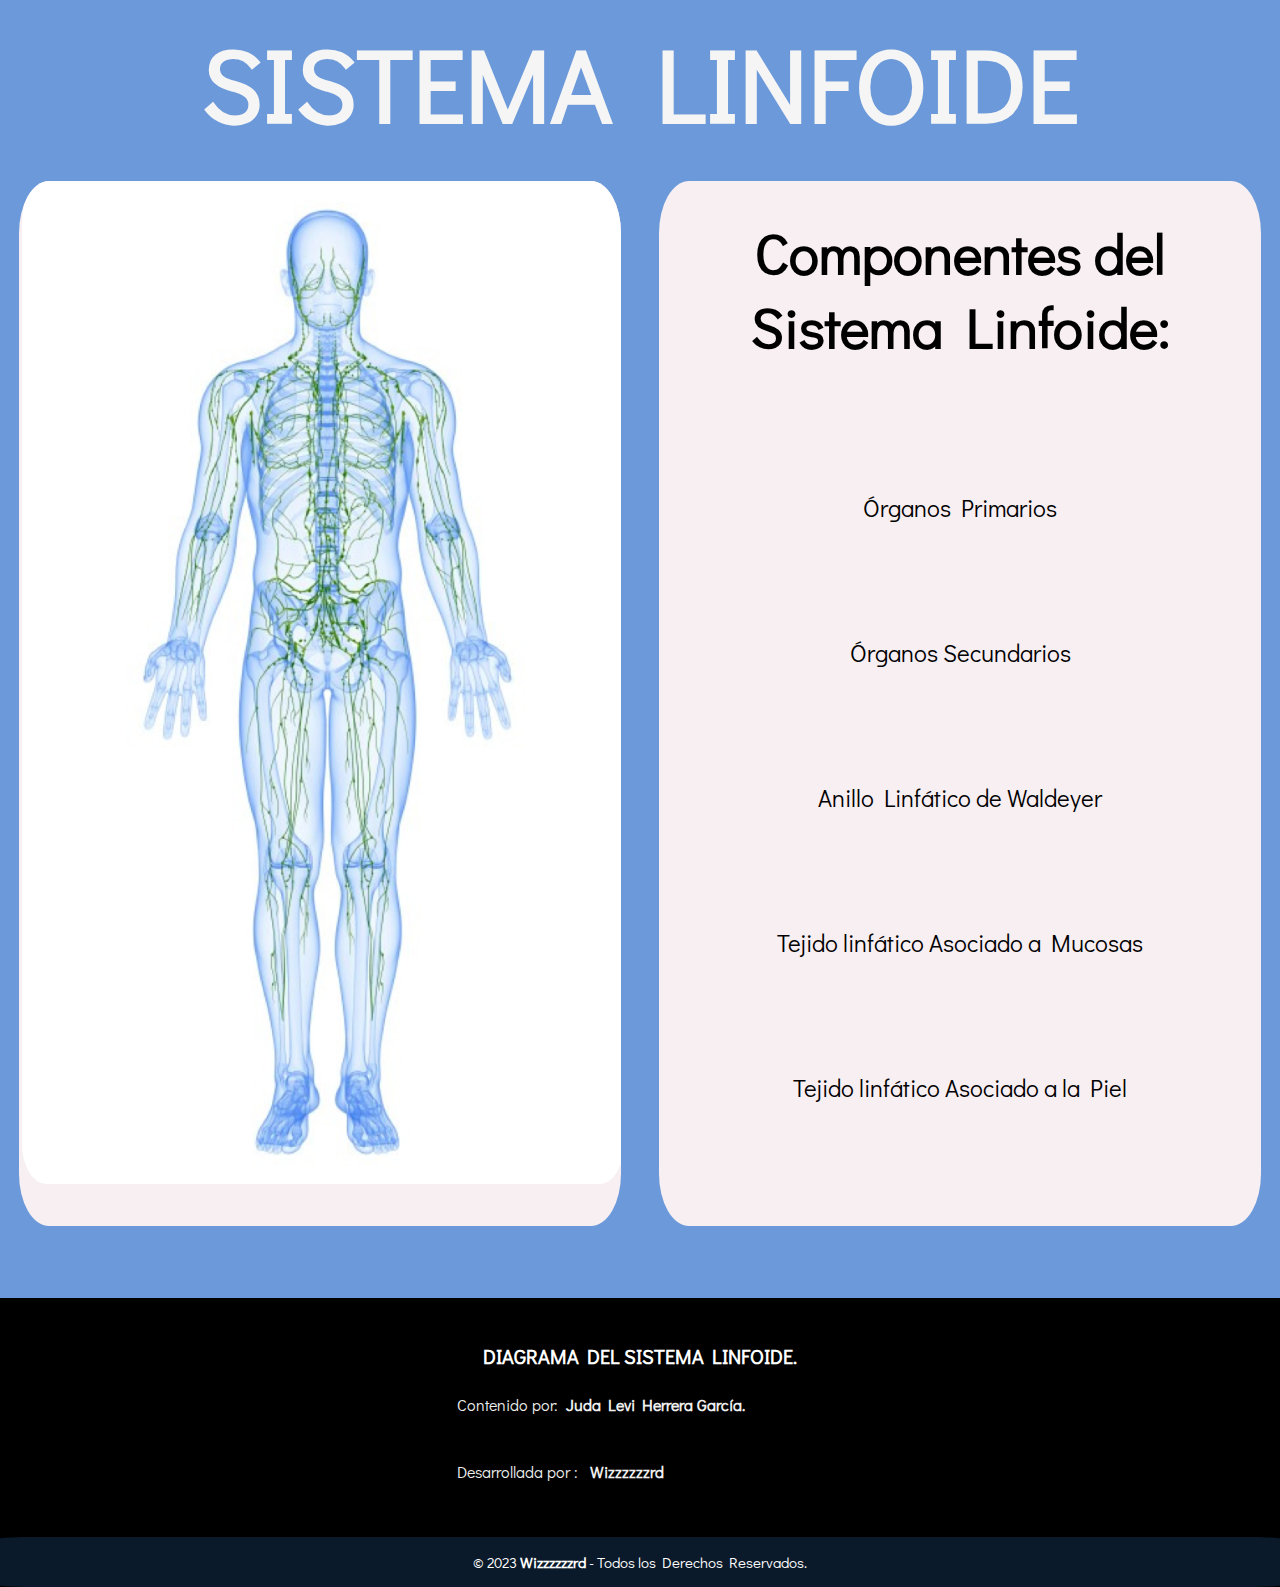
<file: juda-sistema-linfoide/index.html>
<!DOCTYPE html>
<html lang="en">
<head>
    <meta charset="UTF-8">
    <meta http-equiv="X-UA-Compatible" content="IE=edge">
    <meta name="viewport" content="width=device-width, initial-scale=1.0">
    <!-- LINK CSS INDEX -->
    <link rel="stylesheet" href="css/index.css">
    <!-- LINK API DE FUENTE GOOGLE -->
    <link rel="preconnect" href="https://fonts.googleapis.com">
    <link rel="preconnect" href="https://fonts.gstatic.com" crossorigin>
    <link href="https://fonts.googleapis.com/css2?family=Didact+Gothic&display=swap" rel="stylesheet">
    <title>Document</title>
</head>
<body>
    <h1 class="title-principal">SISTEMA LINFOIDE</h1>
    <div class="contTwo" >
        <div class="boxTwo" style="background-color: #F7EFF2;">
                <figure class="cont-img" style="margin-top: 0%;">
                    <a href="">
                    <img src="imagenes/linfoide.png" alt="">
                    </a>
                </figure>
                <br><br>
        </div>
        <div class="boxTwo" style="background-color:#F7EFF2;">
            <div class="cont-text"><br>
                <h2 class="title">Componentes del Sistema Linfoide:</h2><br>      
                <br><br><br><br><br>
                <a href="organosPrimarios.html"><p class="para" style="text-align: center;">Órganos Primarios</p></a><br><br><br><br><br>
                <a href="organosSecundarios.html"><p class="para" style="text-align: center;">Órganos Secundarios</p></a><br><br><br><br><br>
                <a href="anilloLinfatico.html"><p class="para" style="text-align: center;">Anillo Linfático de Waldeyer</p></a><br><br><br><br><br>
                <a href="tejidoAsociadoMucosa.html"><p class="para" style="text-align: center;">Tejido linfático Asociado a Mucosas</p></a><br><br><br><br><br>
                <a href="tejidoAsociadoPiel.html"><p class="para" style="text-align: center;">Tejido linfático Asociado a la Piel</p></a><br><br><br><br><br>

            </div>
        </div>
    </div>

</body>
     <!-- FOOTER -->
     <br><br><br>
     <footer class="pie-pagina" id="pie" style="background-color: rgb(0, 0, 0);">
        <div class="grupo-1">
            <div class="box-footer">
             
            </div>
            <div class="box-footer">
                <h2 style="font-family: 'Didact Gothic', sans-serif;">DIAGRAMA DEL SISTEMA LINFOIDE.</h2>
                <p style="font-family: 'Didact Gothic', sans-serif;" >Contenido por:&nbsp;&nbsp;<b>Juda Levi Herrera García.</b></p>
                <br>
                <a href="https://www.instagram.com/wizzzzzzrd/?igshid=ZDdkNTZiNTM%3D">
                  <p style="font-family: 'Didact Gothic', sans-serif;">Desarrollada por :&nbsp;&nbsp;<b><i class="fa-solid fa-microchip"></i>&nbsp;Wizzzzzzrd</b></p>
                </a>
            </div>
        </div>
        <div class="grupo-2">
            <small>&copy; 2023 <b>Wizzzzzzrd</b> - Todos los Derechos Reservados.</small>
        </div>
    </footer>
    
    <!-- ESTILOS AGREGADOS -->
    <style>
        a{
            text-decoration:none;            
        }
    </style>
    <div id="pie"></div>
</html>
</file>
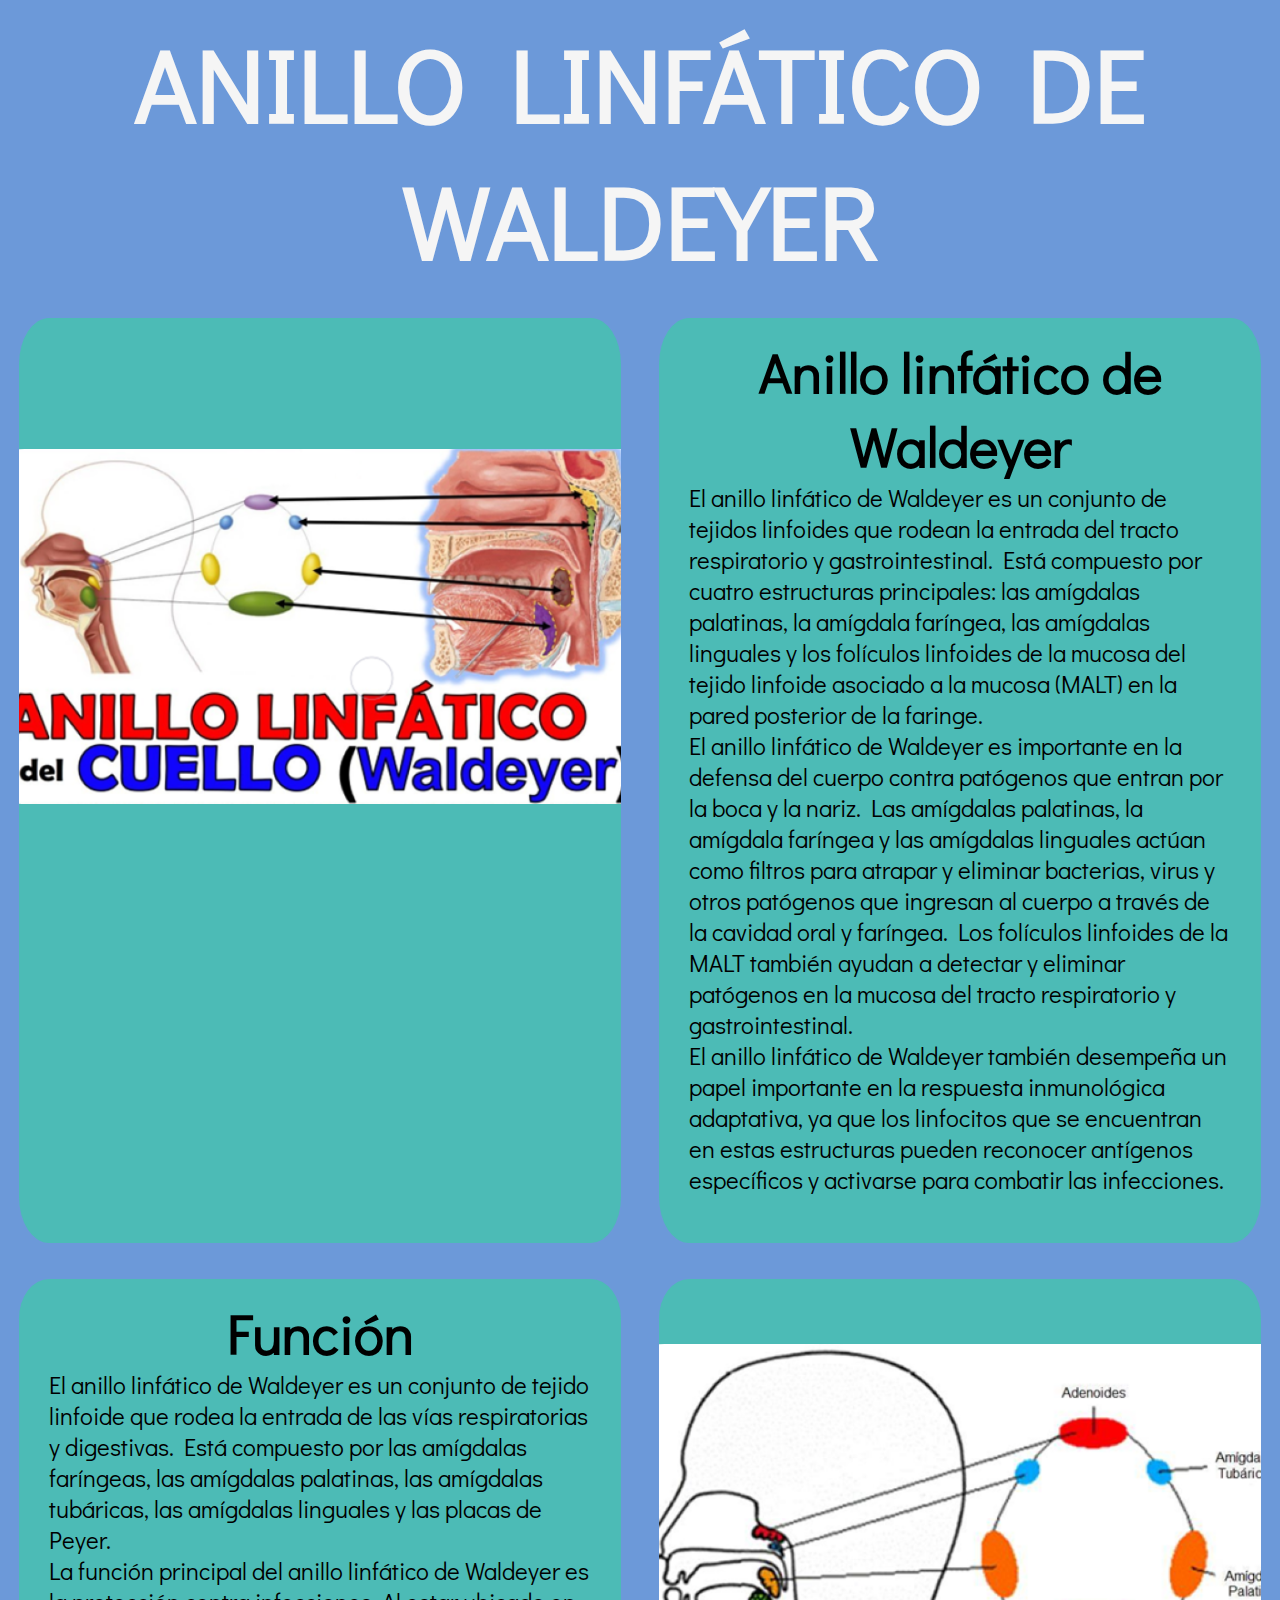
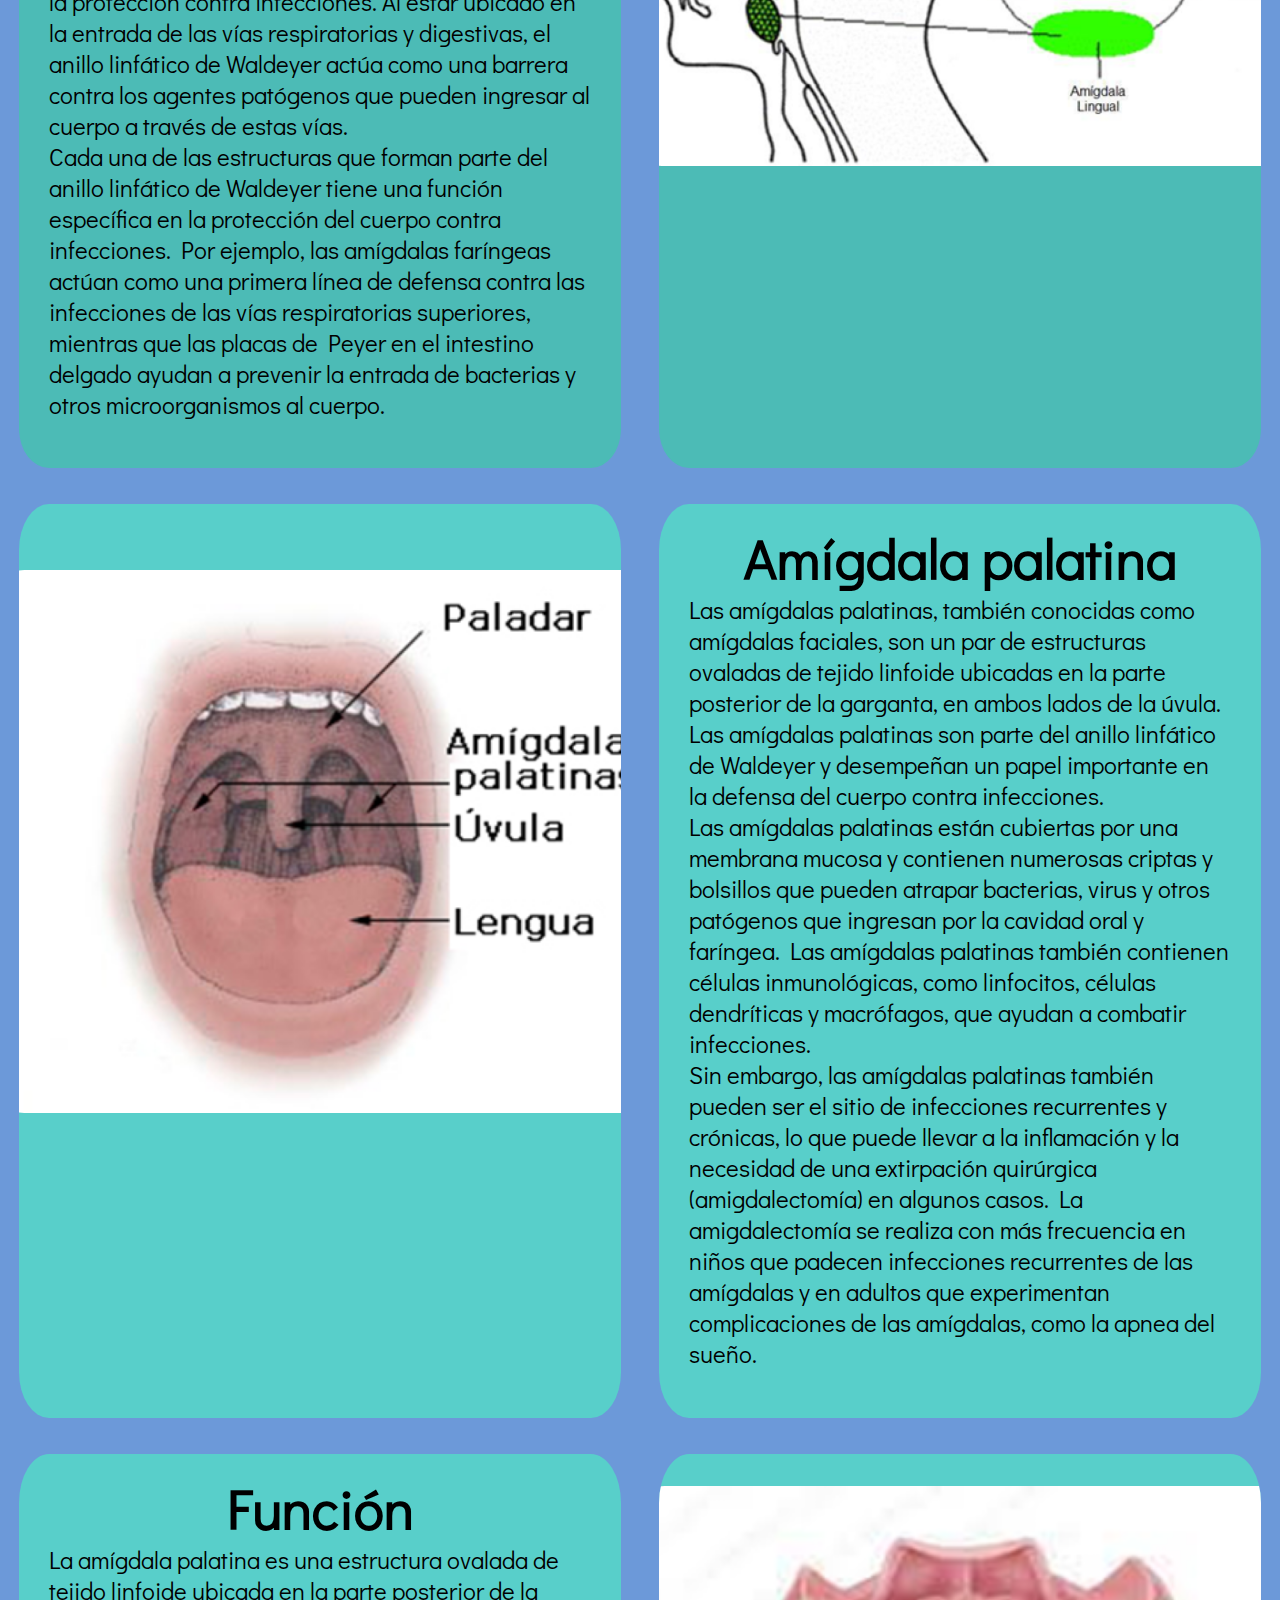
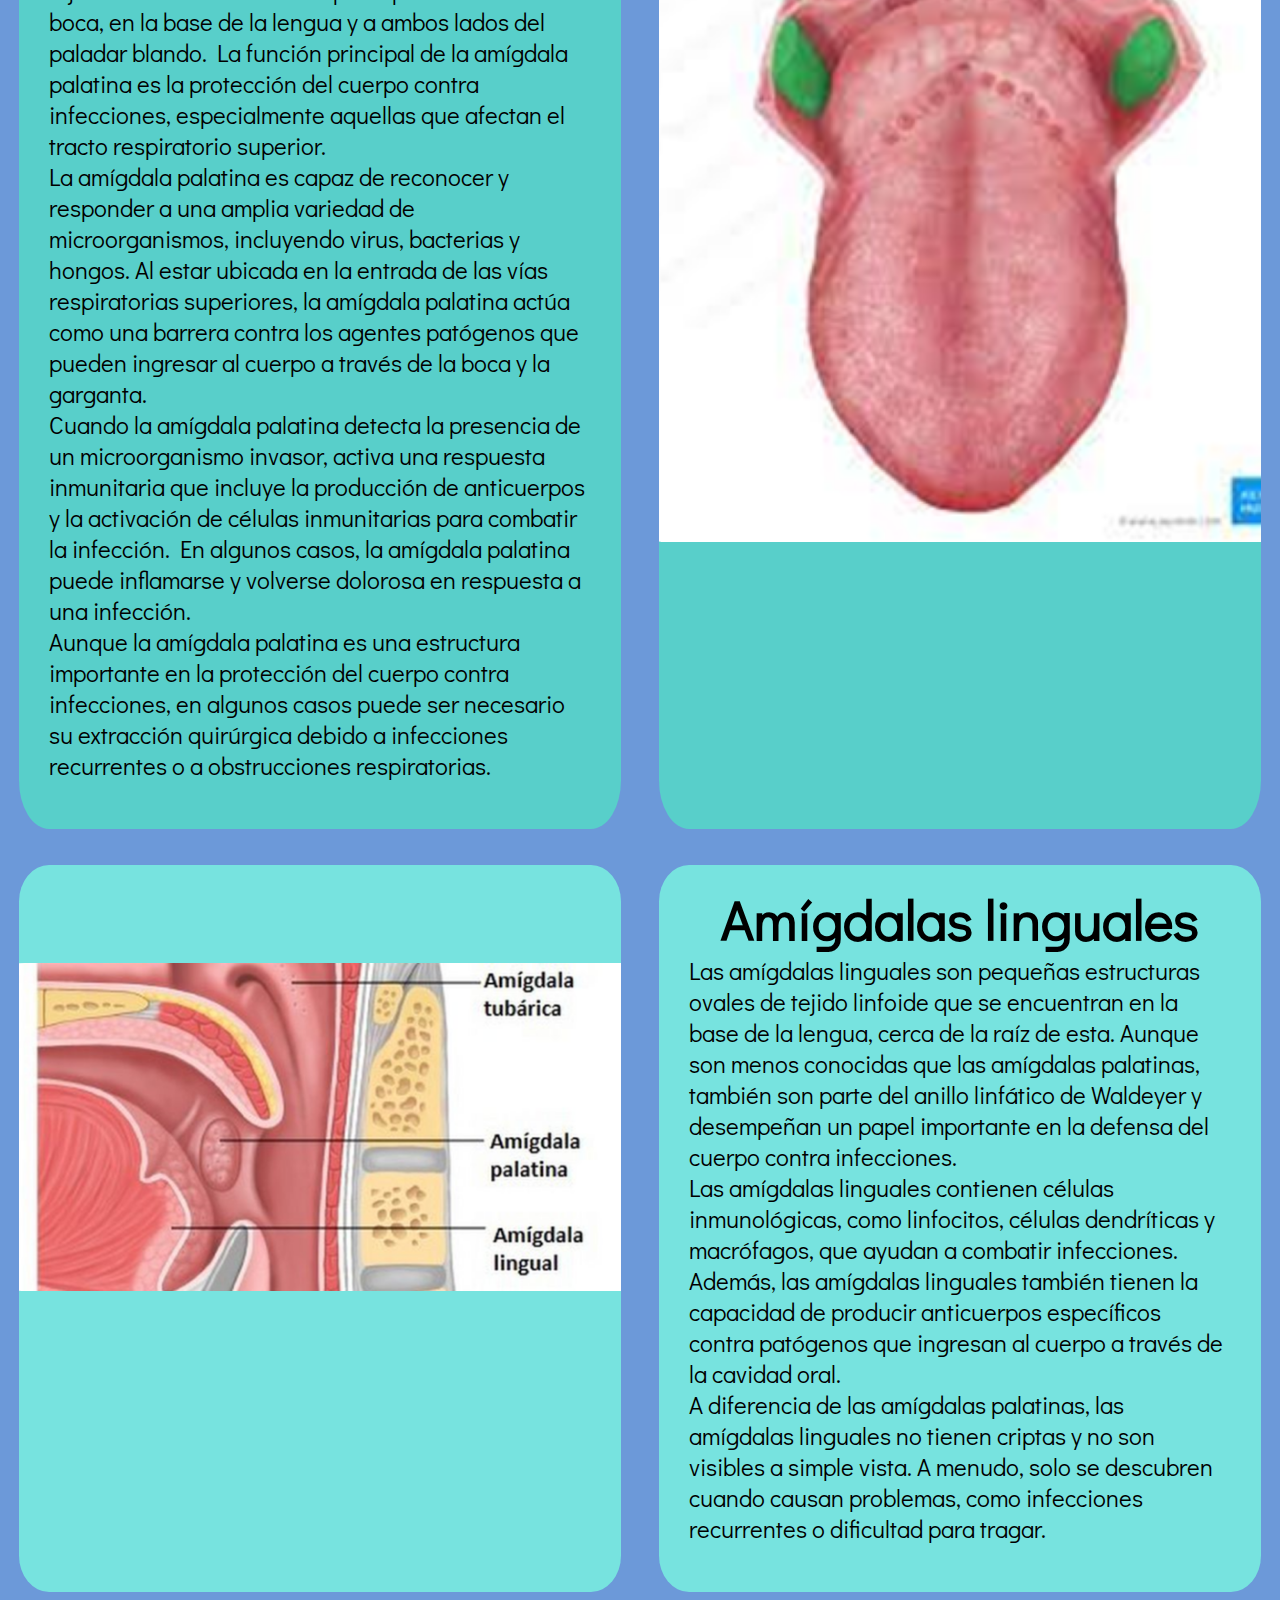
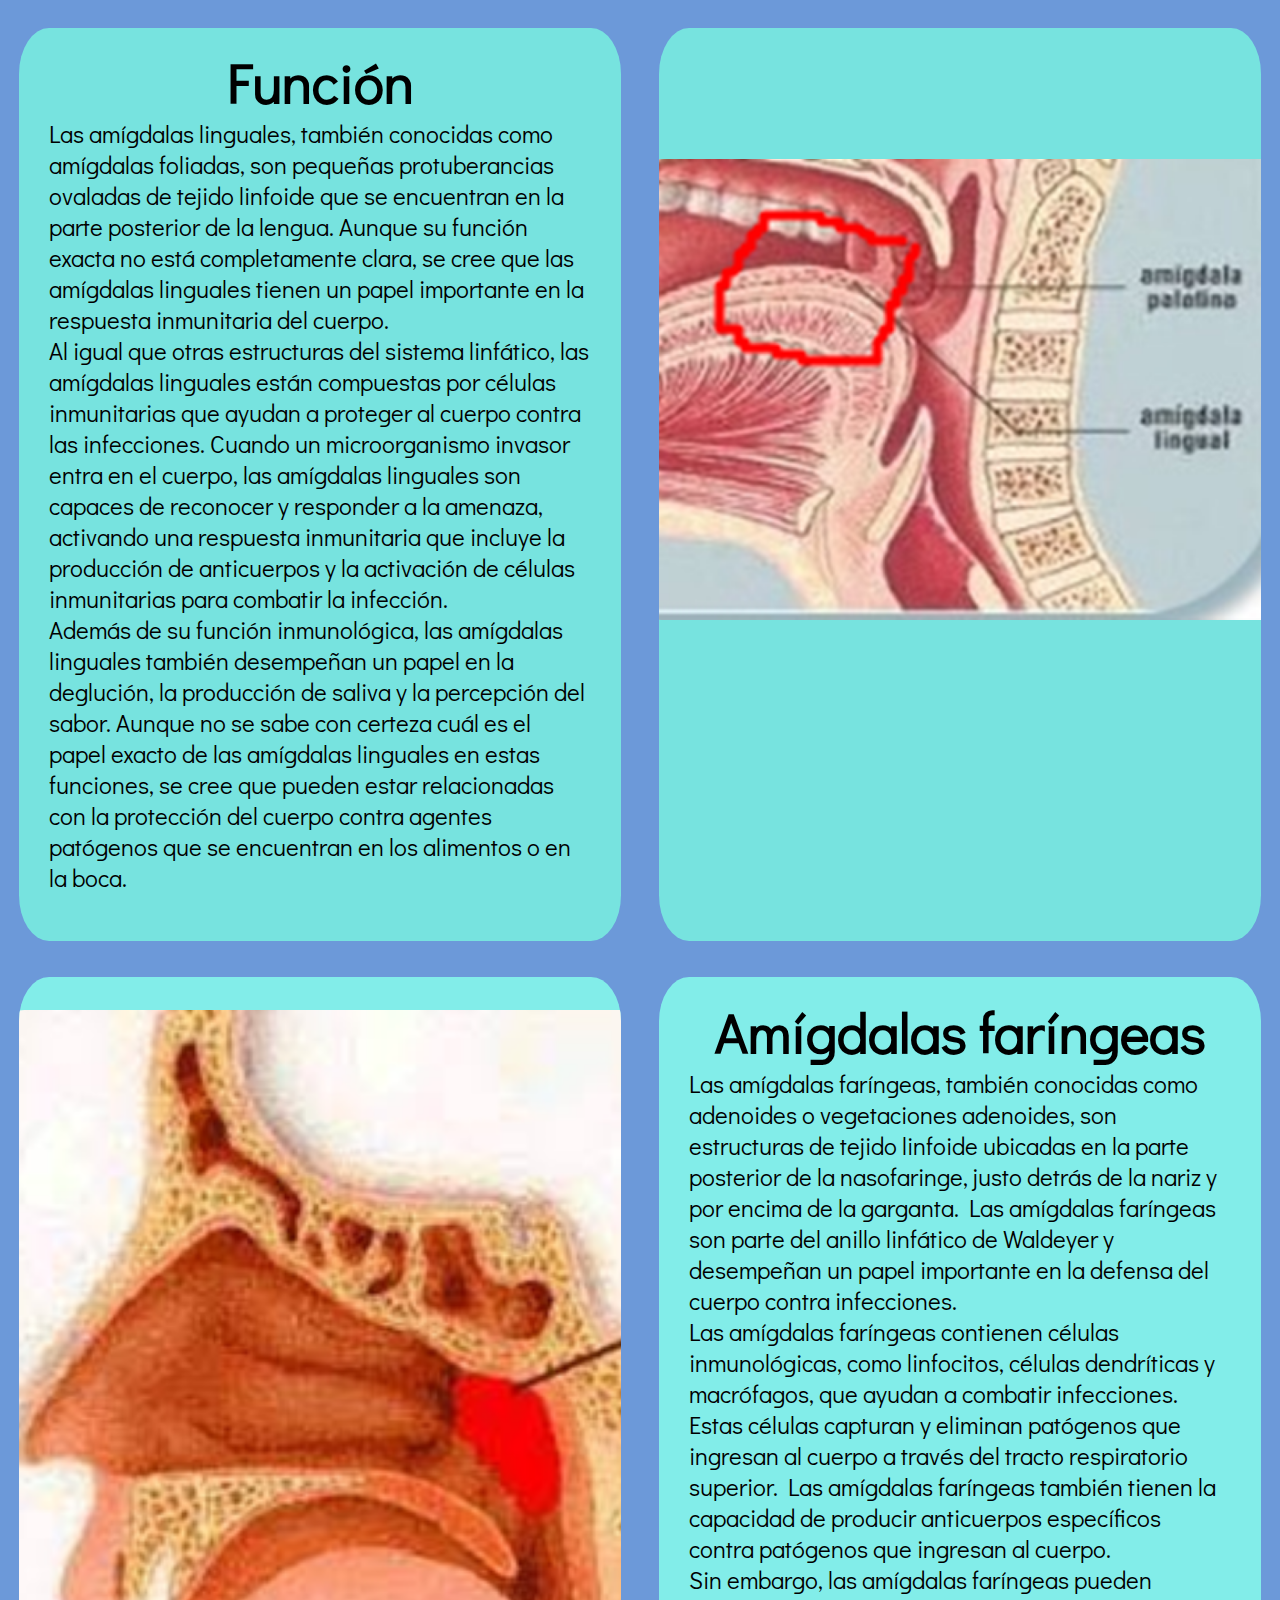
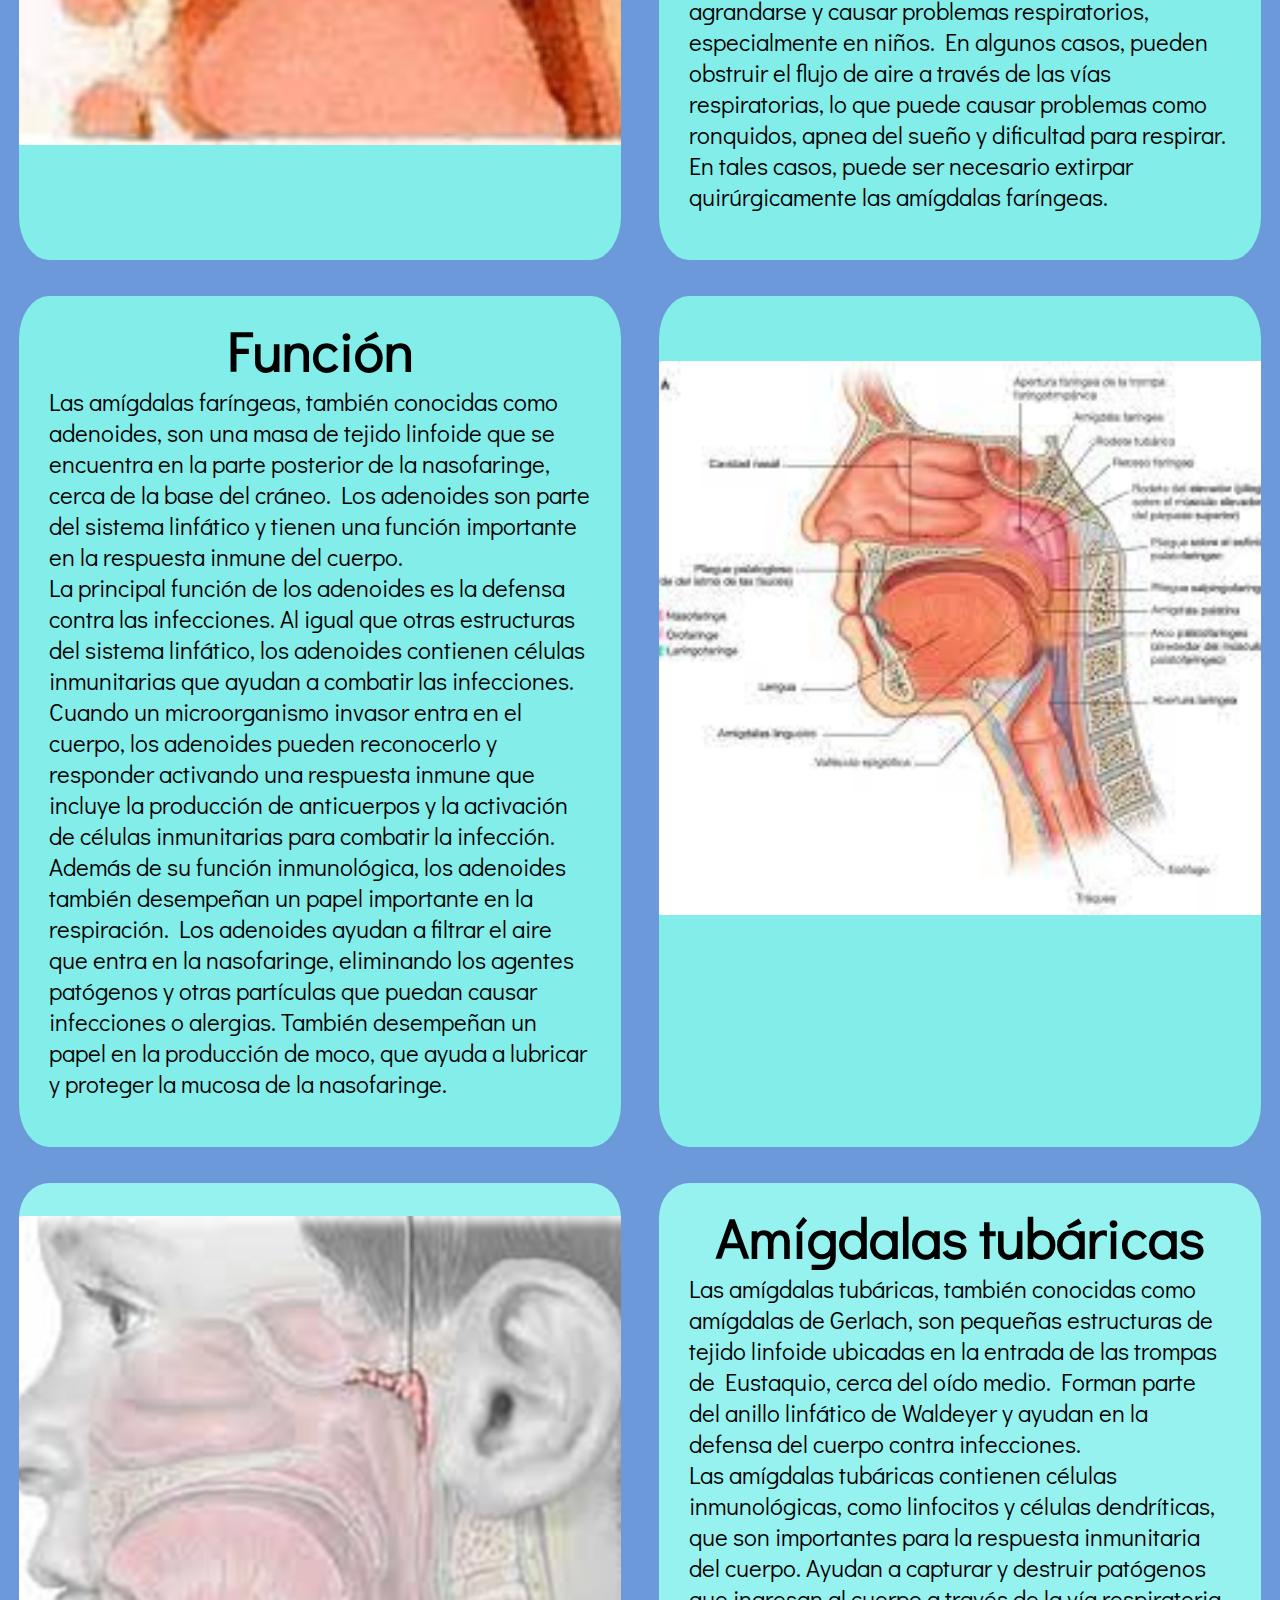
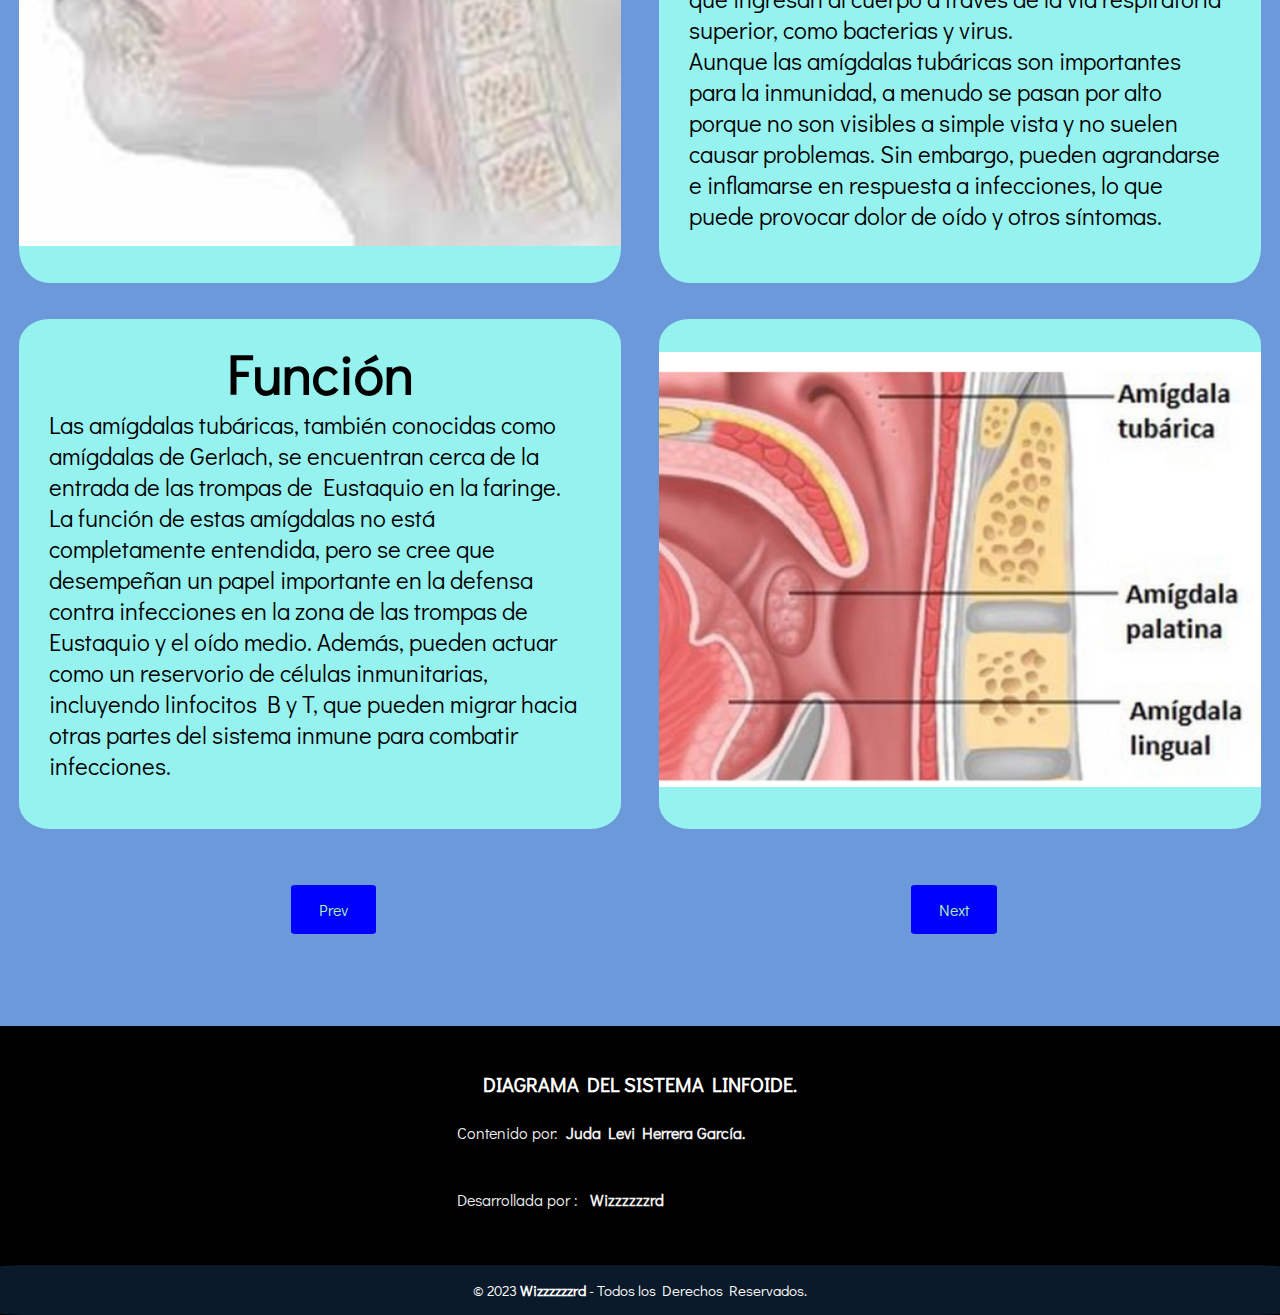
<file: juda-sistema-linfoide/anilloLinfatico.html>
<!DOCTYPE html>
<html lang="en">
<head>
    <meta charset="UTF-8">
    <meta http-equiv="X-UA-Compatible" content="IE=edge">
    <meta name="viewport" content="width=device-width, initial-scale=1.0">
    <!-- LINK CSS INDEX -->
    <link rel="stylesheet" href="css/index.css">
    <!-- LINK API DE FUENTE GOOGLE -->
    <link rel="preconnect" href="https://fonts.googleapis.com">
    <link rel="preconnect" href="https://fonts.gstatic.com" crossorigin>
    <link href="https://fonts.googleapis.com/css2?family=Didact+Gothic&display=swap" rel="stylesheet">
    <title>Document</title>
</head>
<body>
    <!--ANILLO LINFATICO-->
    <h1 class="title-principal">ANILLO LINFÁTICO DE WALDEYER</h1>
    <div class="contTwo">
        <div class="boxTwo" style="background-color: #4CBBB6;">
            <figure class="cont-img">
		<a href="anilloLinfaticoGaleria.html">
                <img src="imagenes/anilloLinfatico2/11.png" alt="" style="margin-top: 20%; margin-bottom: 20%">
		</a>
            </figure>
        </div>
        <div class="boxTwo" style="background-color: #4CBBB6;">
            <div class="cont-text">
                <h2 class="title">Anillo linfático de Waldeyer</h2>
                <p class="para">El anillo linfático de Waldeyer es un conjunto de tejidos linfoides que rodean la entrada del tracto respiratorio y gastrointestinal. Está compuesto por cuatro estructuras principales: las amígdalas palatinas, la amígdala faríngea, las amígdalas linguales y los folículos linfoides de la mucosa del tejido linfoide asociado a la mucosa (MALT) en la pared posterior de la faringe.</p>
                <p class="para">El anillo linfático de Waldeyer es importante en la defensa del cuerpo contra patógenos que entran por la boca y la nariz. Las amígdalas palatinas, la amígdala faríngea y las amígdalas linguales actúan como filtros para atrapar y eliminar bacterias, virus y otros patógenos que ingresan al cuerpo a través de la cavidad oral y faríngea. Los folículos linfoides de la MALT también ayudan a detectar y eliminar patógenos en la mucosa del tracto respiratorio y gastrointestinal.</p>
                <p class="para">El anillo linfático de Waldeyer también desempeña un papel importante en la respuesta inmunológica adaptativa, ya que los linfocitos que se encuentran en estas estructuras pueden reconocer antígenos específicos y activarse para combatir las infecciones.</p>
            </div>
            <br>
        </div>
    </div>
    <div class="contTwo">
        <div class="boxTwo" style="background-color: #4CBBB6;">
            <div class="cont-text">
                <h2 class="title">Función</h2>
                <p class="para">El anillo linfático de Waldeyer es un conjunto de tejido linfoide que rodea la entrada de las vías respiratorias y digestivas. Está compuesto por las amígdalas faríngeas, las amígdalas palatinas, las amígdalas tubáricas, las amígdalas linguales y las placas de Peyer.</p>
                <p class="para">La función principal del anillo linfático de Waldeyer es la protección contra infecciones. Al estar ubicado en la entrada de las vías respiratorias y digestivas, el anillo linfático de Waldeyer actúa como una barrera contra los agentes patógenos que pueden ingresar al cuerpo a través de estas vías.</p>
                <p class="para">Cada una de las estructuras que forman parte del anillo linfático de Waldeyer tiene una función específica en la protección del cuerpo contra infecciones. Por ejemplo, las amígdalas faríngeas actúan como una primera línea de defensa contra las infecciones de las vías respiratorias superiores, mientras que las placas de Peyer en el intestino delgado ayudan a prevenir la entrada de bacterias y otros microorganismos al cuerpo.</p>
            </div>
            <br>
        </div>
        <div class="boxTwo" style="background-color: #4CBBB6;">
            <figure class="cont-img">
		<a href="anilloLinfaticoGaleria.html">
                <img src="imagenes/anilloLinfatico2/22.png" alt="" style="margin-top: 10%; margin-bottom: 10%">
		</a>
            </figure>
        </div>
    </div>
    <!--AMIGDALA PALATINA-->
    <div class="contTwo">
        <div class="boxTwo" style="background-color: #58CFCA;">
            <figure class="cont-img">
		<a href="anilloLinfaticoGaleria.html">
                <img src="imagenes/amigdalaPlatina2/11.png" alt="" style="margin-top: 10%; margin-bottom: 10%">
		</a>
            </figure>
        </div>
        <div class="boxTwo" style="background-color: #58CFCA;">
            <div class="cont-text">
                <h2 class="title">Amígdala palatina</h2>
                <p class="para">Las amígdalas palatinas, también conocidas como amígdalas faciales, son un par de estructuras ovaladas de tejido linfoide ubicadas en la parte posterior de la garganta, en ambos lados de la úvula. Las amígdalas palatinas son parte del anillo linfático de Waldeyer y desempeñan un papel importante en la defensa del cuerpo contra infecciones.</p>
                <p class="para">Las amígdalas palatinas están cubiertas por una membrana mucosa y contienen numerosas criptas y bolsillos que pueden atrapar bacterias, virus y otros patógenos que ingresan por la cavidad oral y faríngea. Las amígdalas palatinas también contienen células inmunológicas, como linfocitos, células dendríticas y macrófagos, que ayudan a combatir infecciones.</p>
                <p class="para">Sin embargo, las amígdalas palatinas también pueden ser el sitio de infecciones recurrentes y crónicas, lo que puede llevar a la inflamación y la necesidad de una extirpación quirúrgica (amigdalectomía) en algunos casos. La amigdalectomía se realiza con más frecuencia en niños que padecen infecciones recurrentes de las amígdalas y en adultos que experimentan complicaciones de las amígdalas, como la apnea del sueño.</p>
            </div>
            <br>
        </div>
    </div>
    <div class="contTwo">
        <div class="boxTwo" style="background-color: #58CFCA;">
            <div class="cont-text">
                <h2 class="title">Función</h2>
                <p class="para">La amígdala palatina es una estructura ovalada de tejido linfoide ubicada en la parte posterior de la boca, en la base de la lengua y a ambos lados del paladar blando. La función principal de la amígdala palatina es la protección del cuerpo contra infecciones, especialmente aquellas que afectan el tracto respiratorio superior.</p>
                <p class="para">La amígdala palatina es capaz de reconocer y responder a una amplia variedad de microorganismos, incluyendo virus, bacterias y hongos. Al estar ubicada en la entrada de las vías respiratorias superiores, la amígdala palatina actúa como una barrera contra los agentes patógenos que pueden ingresar al cuerpo a través de la boca y la garganta.</p>
                <p class="para">Cuando la amígdala palatina detecta la presencia de un microorganismo invasor, activa una respuesta inmunitaria que incluye la producción de anticuerpos y la activación de células inmunitarias para combatir la infección. En algunos casos, la amígdala palatina puede inflamarse y volverse dolorosa en respuesta a una infección.</p>
                <p class="para">Aunque la amígdala palatina es una estructura importante en la protección del cuerpo contra infecciones, en algunos casos puede ser necesario su extracción quirúrgica debido a infecciones recurrentes o a obstrucciones respiratorias.</p>
            </div>
            <br>    
        </div>
        <div class="boxTwo" style="background-color: #58CFCA;">
            <figure class="cont-img">
		<a href="anilloLinfaticoGaleria.html">
                <img src="imagenes/amigdalaPlatina2/22.png" alt="" style="margin-top: 5%; margin-bottom: 5%">
		</a>
            </figure>
        </div>
    </div>
    <!--AMIGDALAS LINGUALES-->
    <div class="contTwo">
        <div class="boxTwo" style="background-color: #77E3DF;">
            <figure class="cont-img">
		<a href="anilloLinfaticoGaleria.html">
                <img src="imagenes/amigdalasLinguales2/11.png" alt="" style="margin-top: 15%; margin-bottom: 15%">
		</a>
            </figure>
        </div>
        <div class="boxTwo" style="background-color: #77E3DF;">
            <div class="cont-text">
                <h2 class="title">Amígdalas linguales</h2>
                <p class="para">Las amígdalas linguales son pequeñas estructuras ovales de tejido linfoide que se encuentran en la base de la lengua, cerca de la raíz de esta. Aunque son menos conocidas que las amígdalas palatinas, también son parte del anillo linfático de Waldeyer y desempeñan un papel importante en la defensa del cuerpo contra infecciones.</p>
                <p class="para">Las amígdalas linguales contienen células inmunológicas, como linfocitos, células dendríticas y macrófagos, que ayudan a combatir infecciones. Además, las amígdalas linguales también tienen la capacidad de producir anticuerpos específicos contra patógenos que ingresan al cuerpo a través de la cavidad oral.</p>
                <p class="para">A diferencia de las amígdalas palatinas, las amígdalas linguales no tienen criptas y no son visibles a simple vista. A menudo, solo se descubren cuando causan problemas, como infecciones recurrentes o dificultad para tragar.</p>
            </div>
            <br>
        </div>
    </div>
    <div class="contTwo">
        <div class="boxTwo" style="background-color: #77E3DF;">
            <div class="cont-text">
                <h2 class="title">Función</h2>
                <p class="para">Las amígdalas linguales, también conocidas como amígdalas foliadas, son pequeñas protuberancias ovaladas de tejido linfoide que se encuentran en la parte posterior de la lengua. Aunque su función exacta no está completamente clara, se cree que las amígdalas linguales tienen un papel importante en la respuesta inmunitaria del cuerpo.</p>
                <p class="para">Al igual que otras estructuras del sistema linfático, las amígdalas linguales están compuestas por células inmunitarias que ayudan a proteger al cuerpo contra las infecciones. Cuando un microorganismo invasor entra en el cuerpo, las amígdalas linguales son capaces de reconocer y responder a la amenaza, activando una respuesta inmunitaria que incluye la producción de anticuerpos y la activación de células inmunitarias para combatir la infección.</p>
                <p class="para">Además de su función inmunológica, las amígdalas linguales también desempeñan un papel en la deglución, la producción de saliva y la percepción del sabor. Aunque no se sabe con certeza cuál es el papel exacto de las amígdalas linguales en estas funciones, se cree que pueden estar relacionadas con la protección del cuerpo contra agentes patógenos que se encuentran en los alimentos o en la boca.</p>
            </div>
            <br>
        </div>
        <div class="boxTwo" style="background-color: #77E3DF;">
            <figure class="cont-img">
		<a href="anilloLinfaticoGaleria.html">
                <img src="imagenes/amigdalasLinguales2/22.png" alt="" style="margin-top: 20%; margin-bottom: 20%">
		</a>
            </figure>
        </div>
    </div>
    <!--AMIGDALAS FARINGEAS-->
    <div class="contTwo">
        <div class="boxTwo" style="background-color: #82EDE9;">
            <figure class="cont-img">
		<a href="anilloLinfaticoGaleria.html">
                <img src="imagenes/amigdalasFaringeas2/11.png" alt="" style="margin-top: 5%; margin-bottom: 5%">
		</a>
            </figure>
        </div>
        <div class="boxTwo" style="background-color: #82EDE9;">
            <div class="cont-text">
                <h2 class="title">Amígdalas faríngeas</h2>
                <p class="para">Las amígdalas faríngeas, también conocidas como adenoides o vegetaciones adenoides, son estructuras de tejido linfoide ubicadas en la parte posterior de la nasofaringe, justo detrás de la nariz y por encima de la garganta. Las amígdalas faríngeas son parte del anillo linfático de Waldeyer y desempeñan un papel importante en la defensa del cuerpo contra infecciones.</p>
                <p class="para">Las amígdalas faríngeas contienen células inmunológicas, como linfocitos, células dendríticas y macrófagos, que ayudan a combatir infecciones. Estas células capturan y eliminan patógenos que ingresan al cuerpo a través del tracto respiratorio superior. Las amígdalas faríngeas también tienen la capacidad de producir anticuerpos específicos contra patógenos que ingresan al cuerpo.</p>
                <p class="para">Sin embargo, las amígdalas faríngeas pueden agrandarse y causar problemas respiratorios, especialmente en niños. En algunos casos, pueden obstruir el flujo de aire a través de las vías respiratorias, lo que puede causar problemas como ronquidos, apnea del sueño y dificultad para respirar. En tales casos, puede ser necesario extirpar quirúrgicamente las amígdalas faríngeas.</p>
            </div>
            <br>
        </div>
    </div>
    <div class="contTwo">
        <div class="boxTwo" style="background-color: #82EDE9;">
            <div class="cont-text">
                <h2 class="title">Función</h2>
                <p class="para">Las amígdalas faríngeas, también conocidas como adenoides, son una masa de tejido linfoide que se encuentra en la parte posterior de la nasofaringe, cerca de la base del cráneo. Los adenoides son parte del sistema linfático y tienen una función importante en la respuesta inmune del cuerpo.</p>
                <p class="para">La principal función de los adenoides es la defensa contra las infecciones. Al igual que otras estructuras del sistema linfático, los adenoides contienen células inmunitarias que ayudan a combatir las infecciones. Cuando un microorganismo invasor entra en el cuerpo, los adenoides pueden reconocerlo y responder activando una respuesta inmune que incluye la producción de anticuerpos y la activación de células inmunitarias para combatir la infección.</p>
                <p class="para">Además de su función inmunológica, los adenoides también desempeñan un papel importante en la respiración. Los adenoides ayudan a filtrar el aire que entra en la nasofaringe, eliminando los agentes patógenos y otras partículas que puedan causar infecciones o alergias. También desempeñan un papel en la producción de moco, que ayuda a lubricar y proteger la mucosa de la nasofaringe.</p>
            </div>
            <br>
        </div>
        <div class="boxTwo" style="background-color: #82EDE9;">
            <figure class="cont-img">
		<a href="anilloLinfaticoGaleria.html">
                <img src="imagenes/amigdalasFaringeas2/22.png" alt="" style="margin-top: 10%; margin-bottom: 10%">
		</a>
            </figure>
        </div>
    </div>
    <!--AMIGDALAS TUBARICAS-->
    <div class="contTwo">
        <div class="boxTwo" style="background-color: #96F2EF;">
            <figure class="cont-img">
		<a href="anilloLinfaticoGaleria.html">
                <img src="imagenes/amigdalasTubaricas2/22.png" alt="" style="margin-top: 5%; margin-bottom: 5%">
		</a>
            </figure>
        </div>
        <div class="boxTwo" style="background-color: #96F2EF;">
            <div class="cont-text">
                <h2 class="title">Amígdalas tubáricas</h2>
                <p class="para">Las amígdalas tubáricas, también conocidas como amígdalas de Gerlach, son pequeñas estructuras de tejido linfoide ubicadas en la entrada de las trompas de Eustaquio, cerca del oído medio. Forman parte del anillo linfático de Waldeyer y ayudan en la defensa del cuerpo contra infecciones.</p>
                <p class="para">Las amígdalas tubáricas contienen células inmunológicas, como linfocitos y células dendríticas, que son importantes para la respuesta inmunitaria del cuerpo. Ayudan a capturar y destruir patógenos que ingresan al cuerpo a través de la vía respiratoria superior, como bacterias y virus.</p>
                <p class="para">Aunque las amígdalas tubáricas son importantes para la inmunidad, a menudo se pasan por alto porque no son visibles a simple vista y no suelen causar problemas. Sin embargo, pueden agrandarse e inflamarse en respuesta a infecciones, lo que puede provocar dolor de oído y otros síntomas.</p>
            </div>
            <br>
        </div>
    </div>
    <div class="contTwo">
        <div class="boxTwo" style="background-color: #96F2EF;">
            <div class="cont-text">
                <h2 class="title">Función</h2>
                <p class="para">Las amígdalas tubáricas, también conocidas como amígdalas de Gerlach, se encuentran cerca de la entrada de las trompas de Eustaquio en la faringe. </p>
                <p class="para">La función de estas amígdalas no está completamente entendida, pero se cree que desempeñan un papel importante en la defensa contra infecciones en la zona de las trompas de Eustaquio y el oído medio. Además, pueden actuar como un reservorio de células inmunitarias, incluyendo linfocitos B y T, que pueden migrar hacia otras partes del sistema inmune para combatir infecciones.</p>
            </div>
            <br>
        </div>
        <div class="boxTwo" style="background-color: #96F2EF;">
            <figure class="cont-img">
		<a href="anilloLinfaticoGaleria.html">
                <img src="imagenes/amigdalasTubaricas2/11.png" alt="" style="margin-top: 5%; margin-bottom: 5%">
		</a>
            </figure>
        </div>
    </div>
     <!--BOTONES-->
     <div class="contOne" style="background-color: #6C99D9;">
        <div class="boxOne">
            <div class="contTwo">
                <div class="boxTwo" style="background-color: #6C99D9;">
                    <div class="button" style="background-color: #6C99D9;">
                        <li><a href="index.html">Prev</a>
                    </div>
                </div>
                <div class="boxTwo" style="background-color: #6C99D9;">
                    <div class="button" style="background-color: #6C99D9;">
                        <li><a href="tejidoAsociadoMucosa.html">Next</a>
                    </div>
                </div>
            </div>
        </div>
    </div>
</body>
 <!-- FOOTER -->
 <br><br><br>
 <footer class="pie-pagina" id="pie" style="background-color: rgb(0, 0, 0);">
    <div class="grupo-1">
        <div class="box-footer">
         
        </div>
        <div class="box-footer">
            <h2 style="font-family: 'Didact Gothic', sans-serif;">DIAGRAMA DEL SISTEMA LINFOIDE.</h2>
            <p style="font-family: 'Didact Gothic', sans-serif;" >Contenido por:&nbsp;&nbsp;<b>Juda Levi Herrera García.</b></p>
            <br>
            <a href="https://www.instagram.com/wizzzzzzrd/?igshid=ZDdkNTZiNTM%3D">
              <p style="font-family: 'Didact Gothic', sans-serif;">Desarrollada por :&nbsp;&nbsp;<b><i class="fa-solid fa-microchip"></i>&nbsp;Wizzzzzzrd</b></p>
            </a>
        </div>
    </div>
    <div class="grupo-2">
        <small>&copy; 2023 <b>Wizzzzzzrd</b> - Todos los Derechos Reservados.</small>
    </div>
</footer>

<!-- ESTILOS AGREGADOS -->
<style>
    a{
        text-decoration:none;            
    }
</style>
<div id="pie"></div>
</html>
</file>
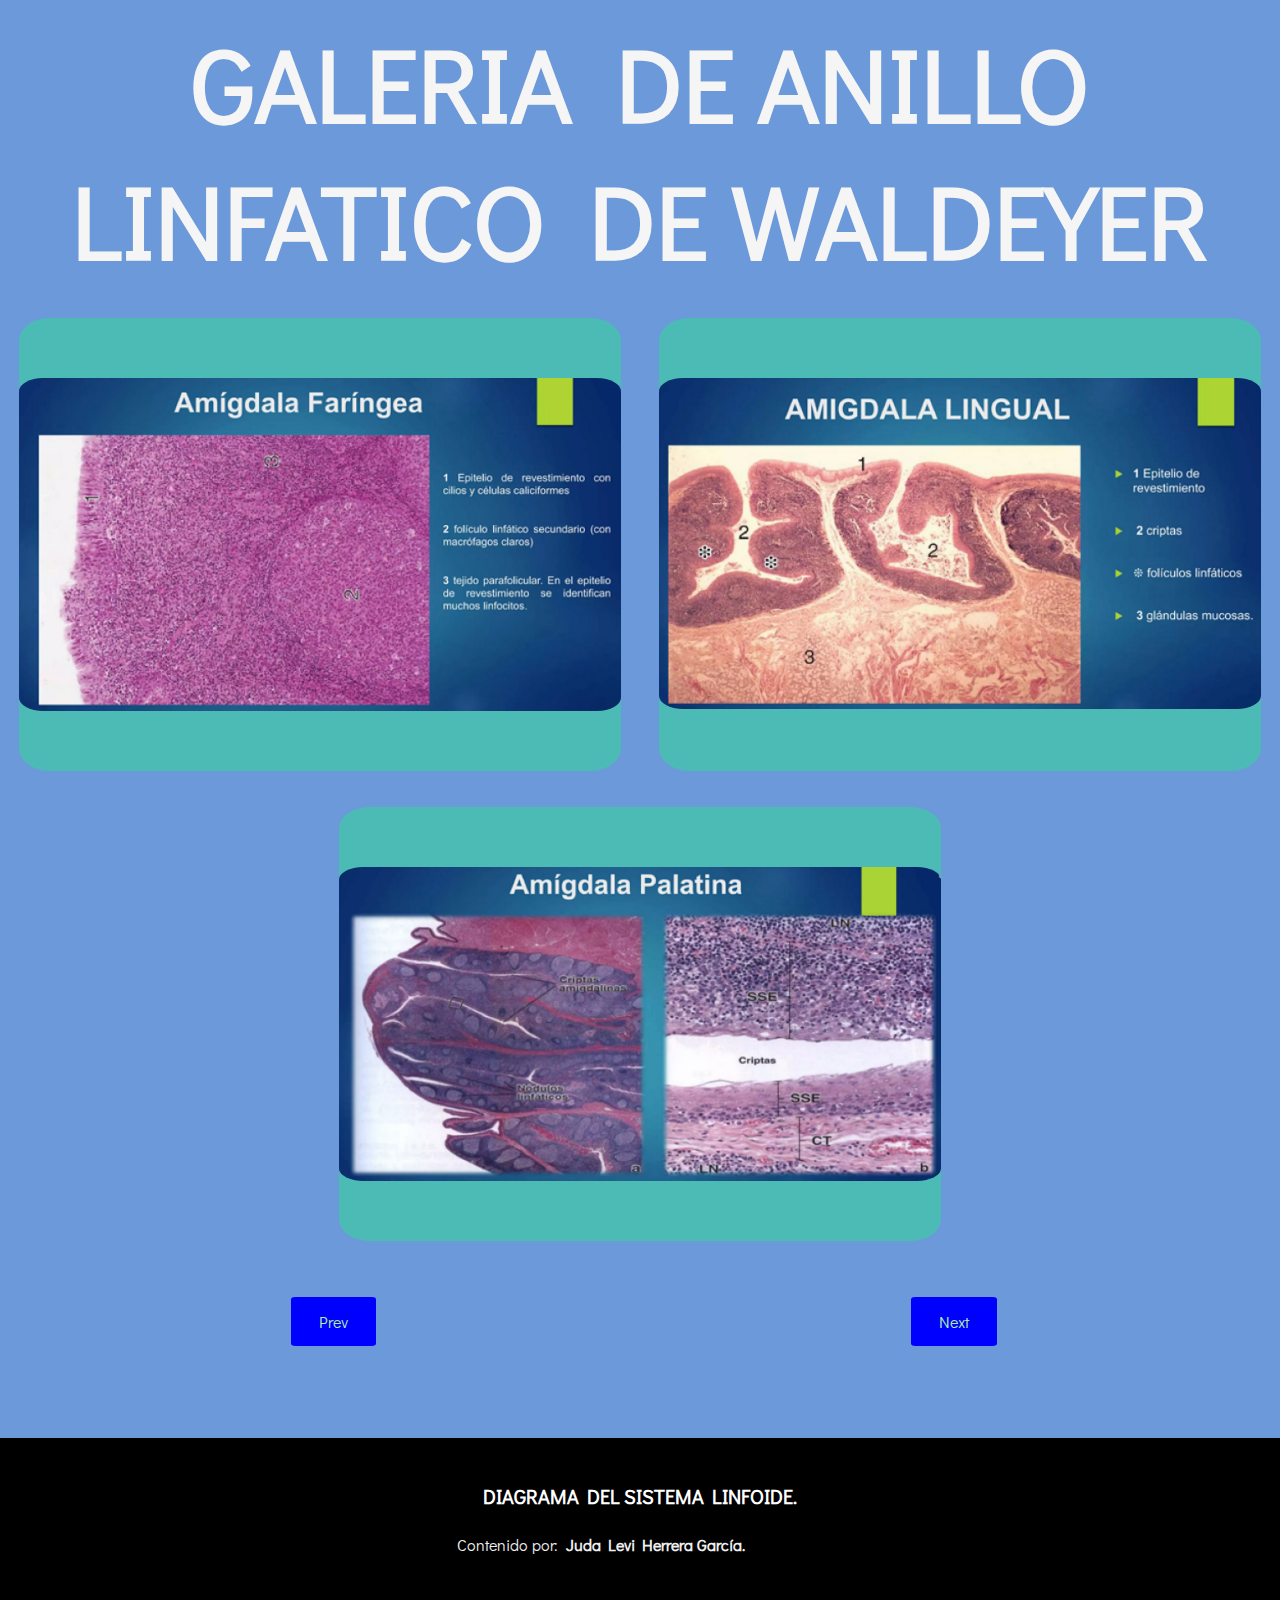
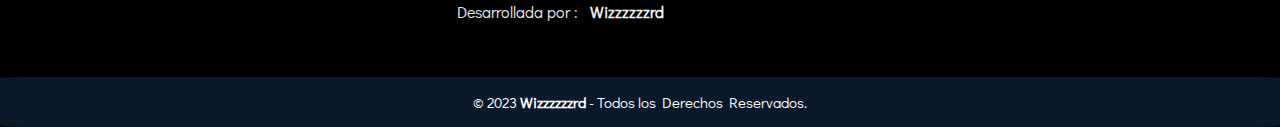
<file: juda-sistema-linfoide/anilloLinfaticoGaleria.html>
<!DOCTYPE html>
<html lang="en">
<head>
    <meta charset="UTF-8">
    <meta http-equiv="X-UA-Compatible" content="IE=edge">
    <meta name="viewport" content="width=device-width, initial-scale=1.0">
    <!-- LINK CSS INDEX -->
    <link rel="stylesheet" href="css/index.css">
    <!-- LINK API DE FUENTE GOOGLE -->
    <link rel="preconnect" href="https://fonts.googleapis.com">
    <link rel="preconnect" href="https://fonts.gstatic.com" crossorigin>
    <link href="https://fonts.googleapis.com/css2?family=Didact+Gothic&display=swap" rel="stylesheet">
    <title>Document</title>
</head>
<body>
    <!--GALERIA DE ORGANOS PRIMARIOS-->
    <h1 class="title-principal">GALERIA DE ANILLO LINFATICO DE WALDEYER</h1>
    <div class="contTwo">
        <div class="boxTwo" style="background-color: #4CBBB6;">
            <figure class="cont-img">
                <img src="imagenes/anilloLinfaticoGaleria/11.png" alt="" style="margin-top: 10%; margin-bottom: 10%">
            </figure>
        </div>
        <div class="boxTwo" style="background-color: #4CBBB6;">
            <figure class="cont-img">
                <img src="imagenes/anilloLinfaticoGaleria/22.png" alt="" style="margin-top: 10%; margin-bottom: 10%">
            </figure>
        </div>
        <div class="boxTwo" style="background-color: #4CBBB6;">
            <figure class="cont-img">
                <img src="imagenes/anilloLinfaticoGaleria/33.png" alt="" style="margin-top: 10%; margin-bottom: 10%">
            </figure>
        </div>
</div>
 <!--BOTONES-->
 <div class="contOne" style="background-color: #6C99D9;">
    <div class="boxOne">
        <div class="contTwo">
            <div class="boxTwo" style="background-color: #6C99D9;">
                <div class="button" style="background-color: #6C99D9;">
                    <li><a href="organosSecundarios.html">Prev</a>
                </div>
            </div>
            <div class="boxTwo" style="background-color: #6C99D9;">
                <div class="button" style="background-color: #6C99D9;">
                    <li><a href="organosSecundariosGaleria.html">Next</a>
                </div>
            </div>
        </div>
    </div>
</div>
    
    
</body>
    <!-- FOOTER -->
    <br><br><br>
    <footer class="pie-pagina" id="pie" style="background-color: rgb(0, 0, 0);">
       <div class="grupo-1">
           <div class="box-footer">
            
           </div>
           <div class="box-footer">
               <h2 style="font-family: 'Didact Gothic', sans-serif;">DIAGRAMA DEL SISTEMA LINFOIDE.</h2>
               <p style="font-family: 'Didact Gothic', sans-serif;" >Contenido por:&nbsp;&nbsp;<b>Juda Levi Herrera García.</b></p>
               <br>
               <a href="https://www.instagram.com/wizzzzzzrd/?igshid=ZDdkNTZiNTM%3D">
                 <p style="font-family: 'Didact Gothic', sans-serif;">Desarrollada por :&nbsp;&nbsp;<b><i class="fa-solid fa-microchip"></i>&nbsp;Wizzzzzzrd</b></p>
               </a>
           </div>
       </div>
       <div class="grupo-2">
           <small>&copy; 2023 <b>Wizzzzzzrd</b> - Todos los Derechos Reservados.</small>
       </div>
   </footer>
   
   <!-- ESTILOS AGREGADOS -->
   <style>
       a{
           text-decoration:none;            
       }
   </style>
   <div id="pie"></div>
</html>
</file>
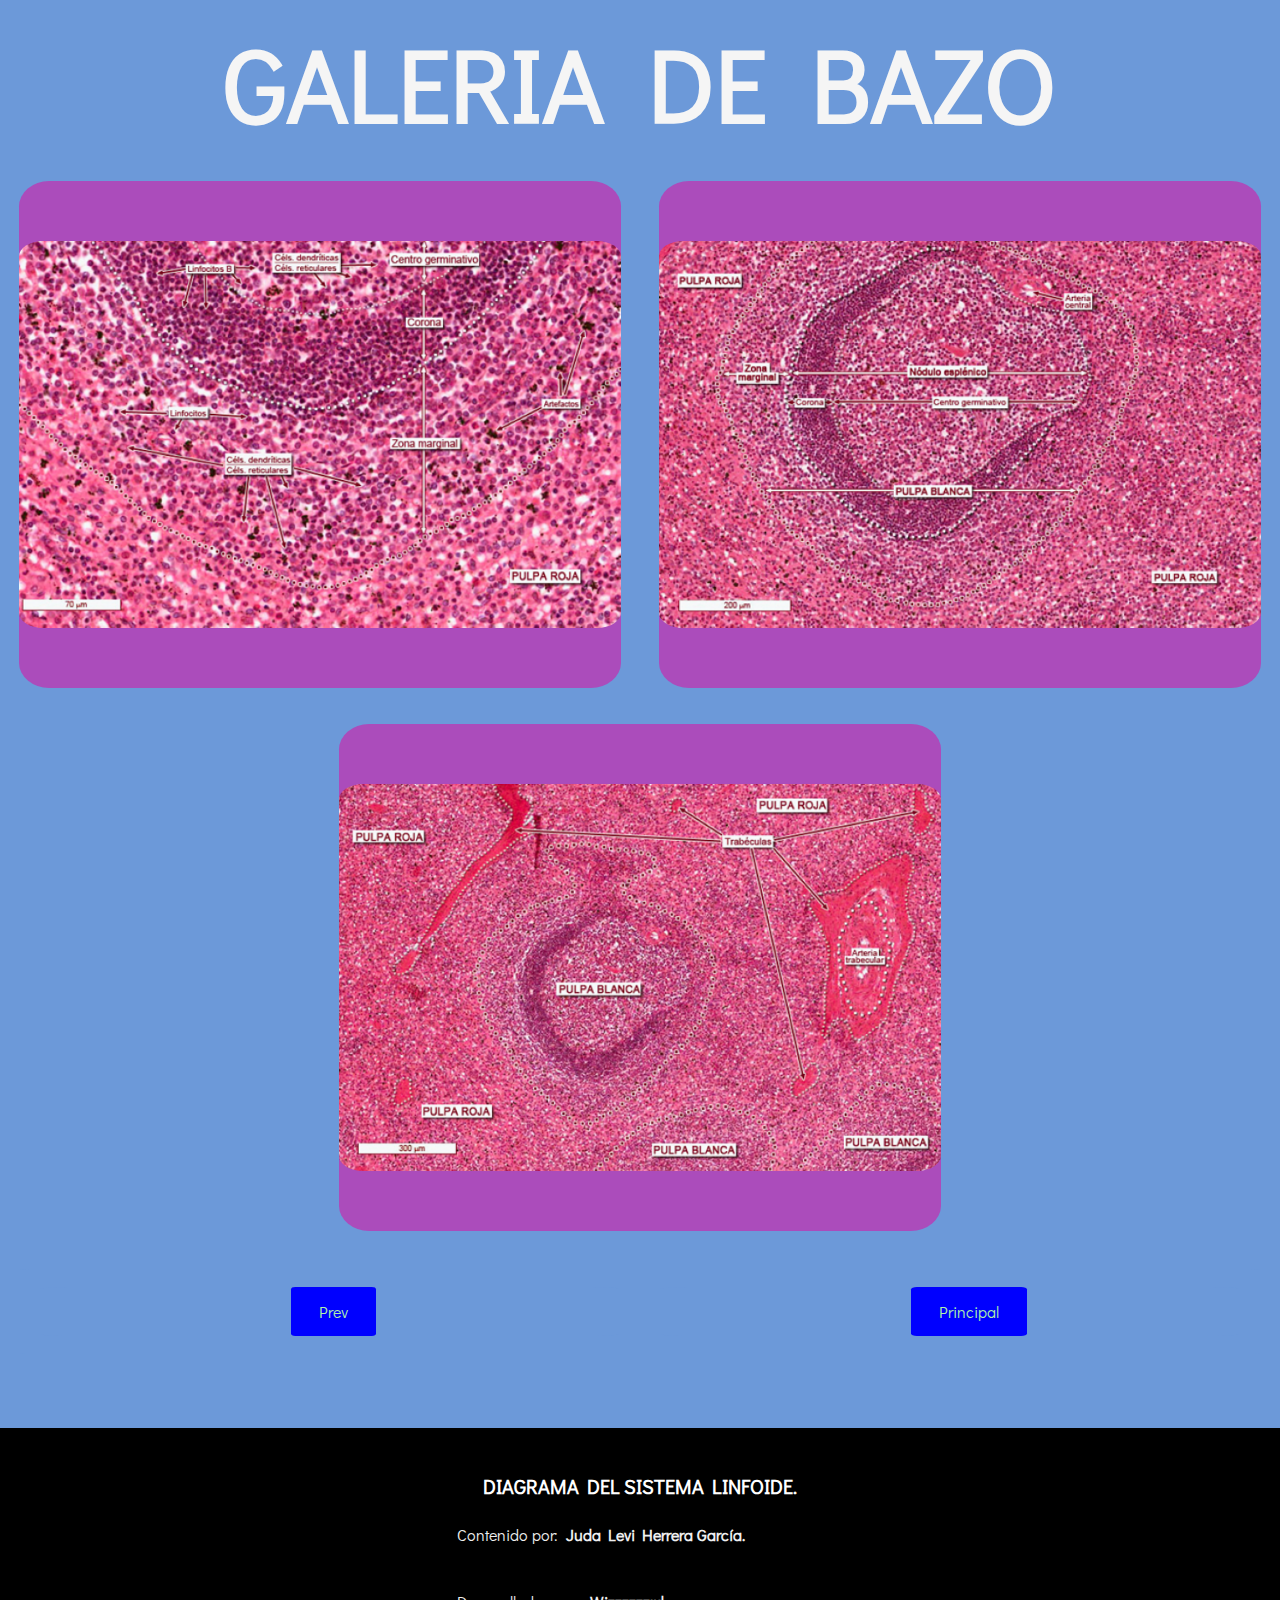
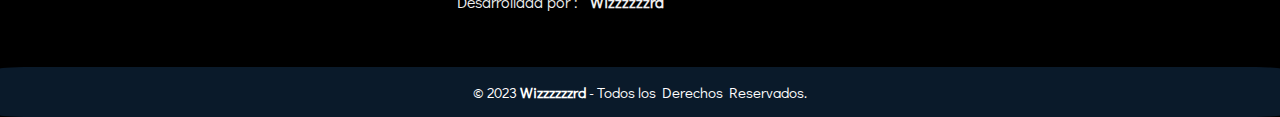
<file: juda-sistema-linfoide/bazoGaleria.html>
<!DOCTYPE html>
<html lang="en">
<head>
    <meta charset="UTF-8">
    <meta http-equiv="X-UA-Compatible" content="IE=edge">
    <meta name="viewport" content="width=device-width, initial-scale=1.0">
    <!-- LINK CSS INDEX -->
    <link rel="stylesheet" href="css/index.css">
    <!-- LINK API DE FUENTE GOOGLE -->
    <link rel="preconnect" href="https://fonts.googleapis.com">
    <link rel="preconnect" href="https://fonts.gstatic.com" crossorigin>
    <link href="https://fonts.googleapis.com/css2?family=Didact+Gothic&display=swap" rel="stylesheet">
    <title>Document</title>
</head>
<body>
    <!--GALERIA DE ORGANOS PRIMARIOS-->
    <h1 class="title-principal">GALERIA DE BAZO</h1>
    <div class="contTwo">
        <div class="boxTwo" style="background-color: #AB4CBB;">
            <figure class="cont-img">
                <img src="imagenes/bazoGaleria/11.png" alt="" style="margin-top: 10%; margin-bottom: 10%">
            </figure>
        </div>
        <div class="boxTwo" style="background-color: #AB4CBB;">
            <figure class="cont-img">
                <img src="imagenes/bazoGaleria/22.png" alt="" style="margin-top: 10%; margin-bottom: 10%">
            </figure>
        </div>
        <div class="boxTwo" style="background-color: #AB4CBB;">
            <figure class="cont-img">
                <img src="imagenes/bazoGaleria/33.png" alt="" style="margin-top: 10%; margin-bottom: 10%">
            </figure>
        </div>
</div>
 <!--BOTONES-->
 <div class="contOne" style="background-color: #6C99D9;">
    <div class="boxOne">
        <div class="contTwo">
            <div class="boxTwo" style="background-color: #6C99D9;">
                <div class="button" style="background-color: #6C99D9;">
                    <li><a href="organosSecundarios.html">Prev</a>
                </div>
            </div>
            <div class="boxTwo" style="background-color: #6C99D9;">
                <div class="button" style="background-color: #6C99D9;">
                    <li><a href="index.html">Principal</a>
                </div>
            </div>
        </div>
    </div>
</div>
    
    
</body>
    <!-- FOOTER -->
    <br><br><br>
    <footer class="pie-pagina" id="pie" style="background-color: rgb(0, 0, 0);">
       <div class="grupo-1">
           <div class="box-footer">
            
           </div>
           <div class="box-footer">
               <h2 style="font-family: 'Didact Gothic', sans-serif;">DIAGRAMA DEL SISTEMA LINFOIDE.</h2>
               <p style="font-family: 'Didact Gothic', sans-serif;" >Contenido por:&nbsp;&nbsp;<b>Juda Levi Herrera García.</b></p>
               <br>
               <a href="https://www.instagram.com/wizzzzzzrd/?igshid=ZDdkNTZiNTM%3D">
                 <p style="font-family: 'Didact Gothic', sans-serif;">Desarrollada por :&nbsp;&nbsp;<b><i class="fa-solid fa-microchip"></i>&nbsp;Wizzzzzzrd</b></p>
               </a>
           </div>
       </div>
       <div class="grupo-2">
           <small>&copy; 2023 <b>Wizzzzzzrd</b> - Todos los Derechos Reservados.</small>
       </div>
   </footer>
   
   <!-- ESTILOS AGREGADOS -->
   <style>
       a{
           text-decoration:none;            
       }
   </style>
   <div id="pie"></div>
</html>
</file>
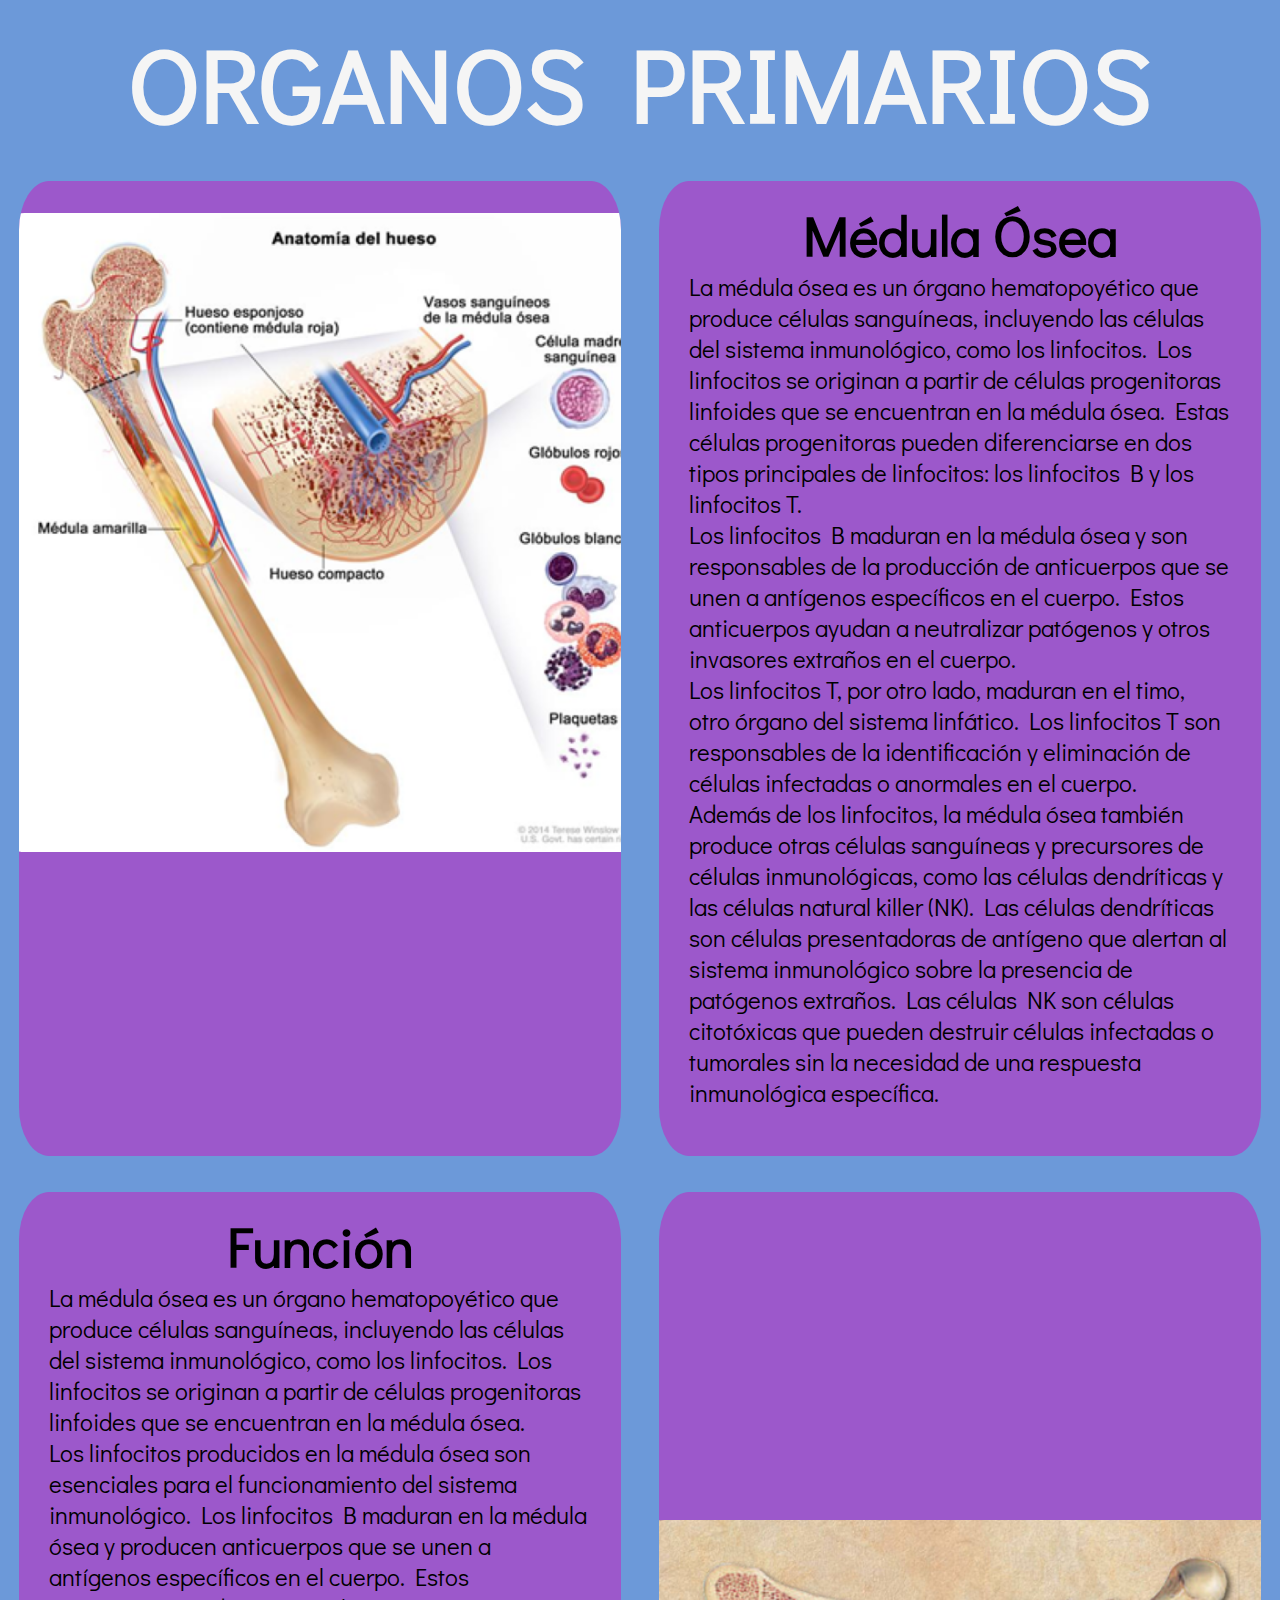
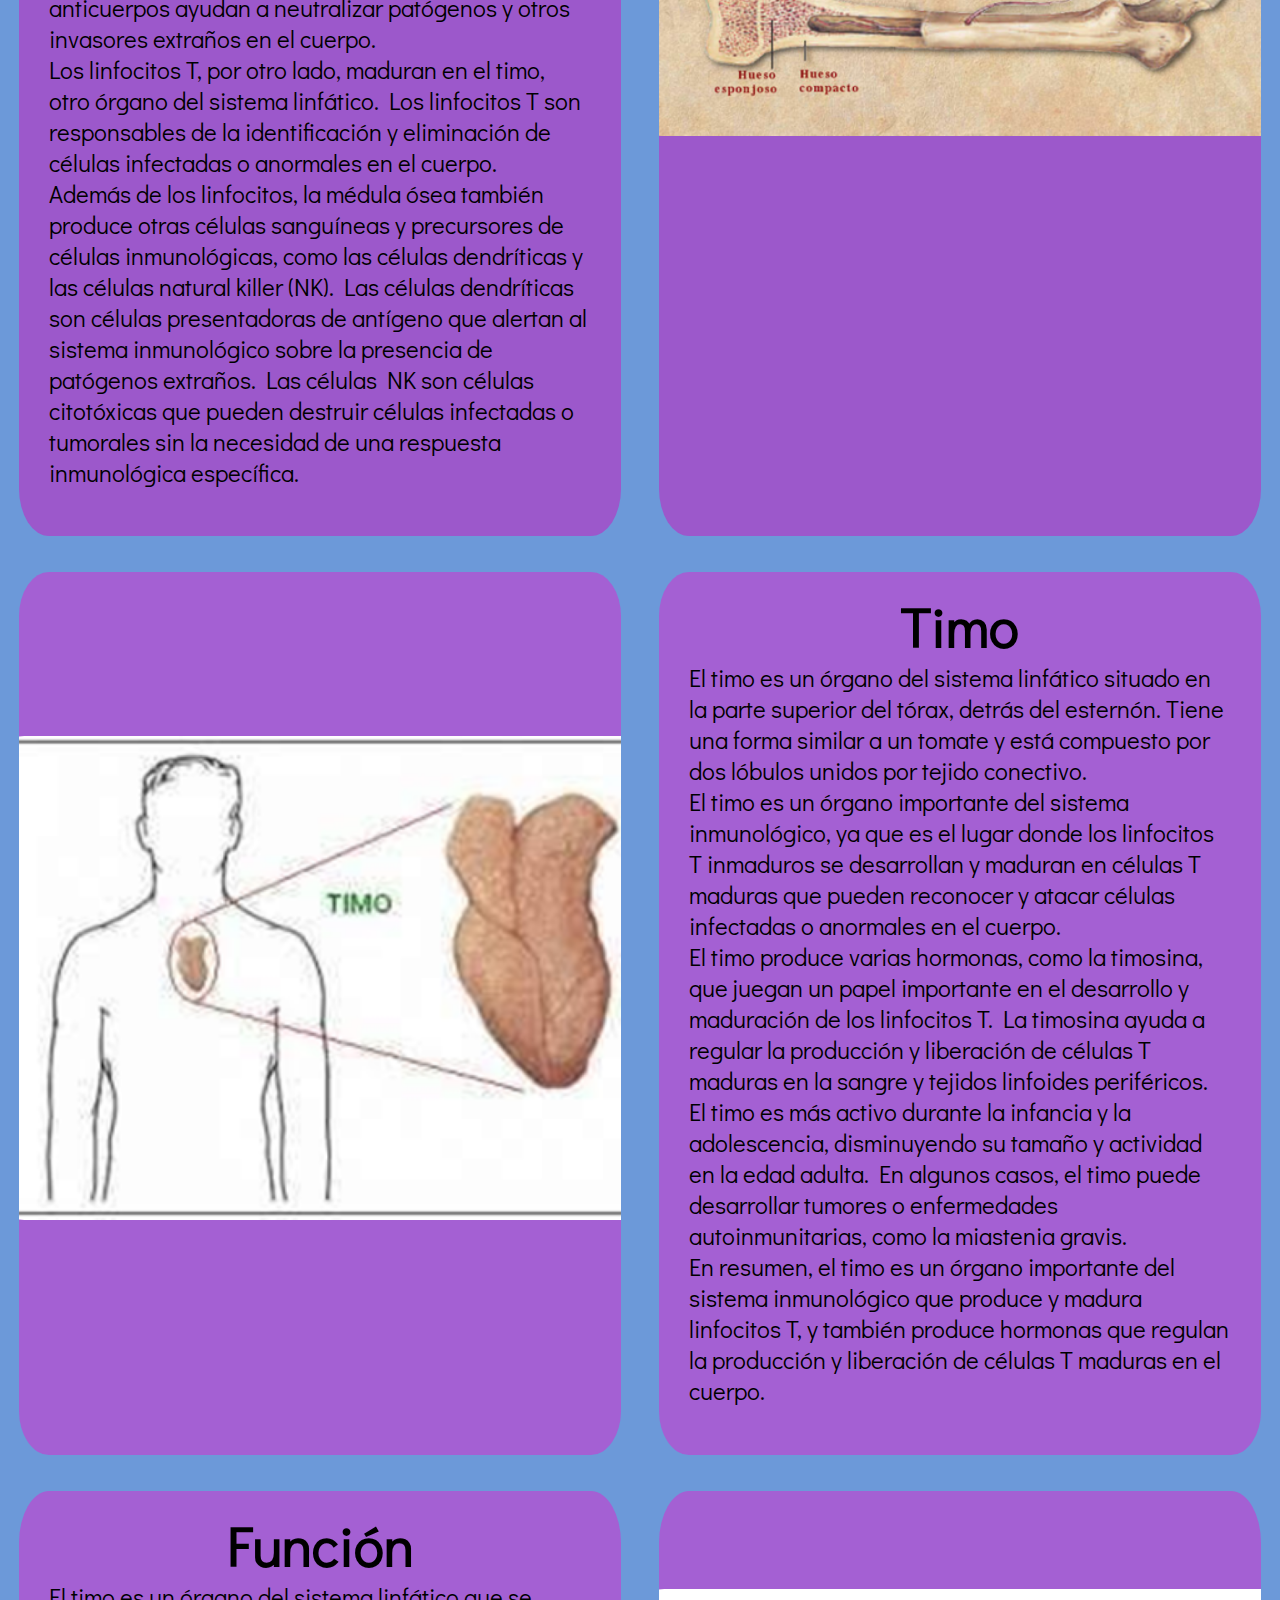
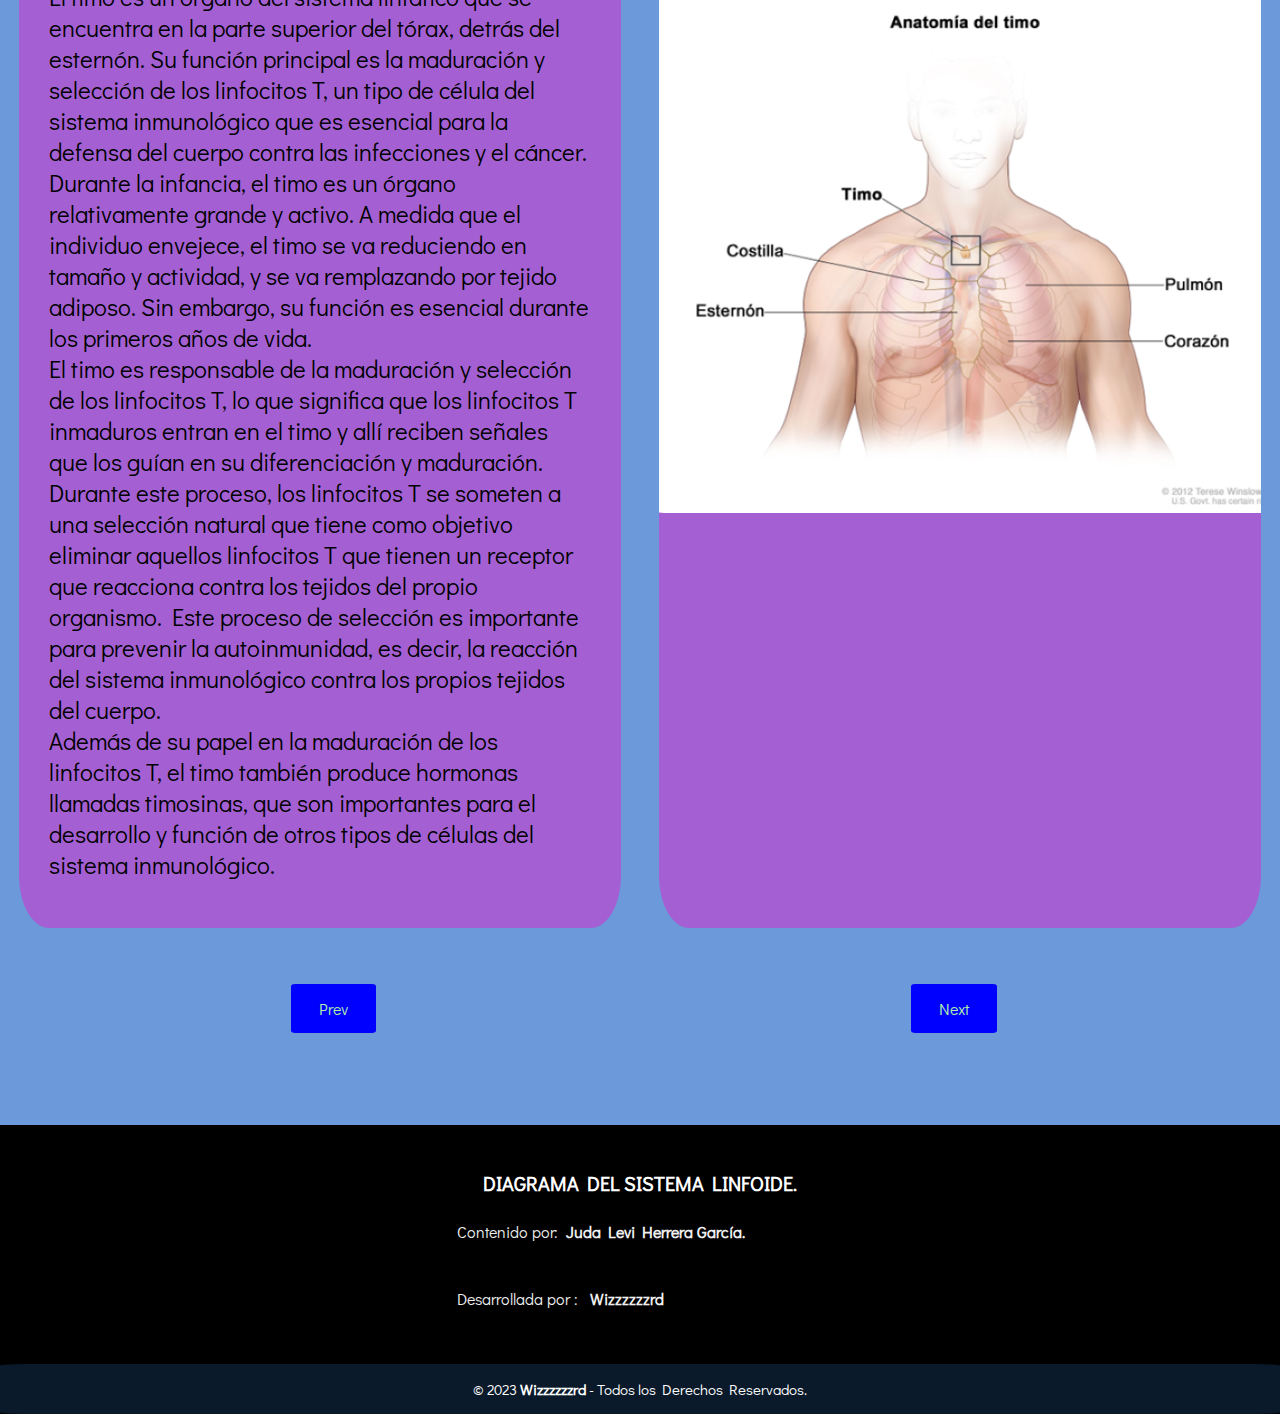
<file: juda-sistema-linfoide/organosPrimarios.html>
<!DOCTYPE html>
<html lang="en">
<head>
    <meta charset="UTF-8">
    <meta http-equiv="X-UA-Compatible" content="IE=edge">
    <meta name="viewport" content="width=device-width, initial-scale=1.0">
     <!-- LINK CSS INDEX -->
     <link rel="stylesheet" href="css/index.css">
     <!-- LINK API DE FUENTE GOOGLE -->
     <link rel="preconnect" href="https://fonts.googleapis.com">
     <link rel="preconnect" href="https://fonts.gstatic.com" crossorigin>
     <link href="https://fonts.googleapis.com/css2?family=Didact+Gothic&display=swap" rel="stylesheet">
    <title>Document</title>
</head>
<body>
    <!--ORGANOS PRIMARIOS-->
    <!--MEDULA OSEA-->
    <h1 class="title-principal">ORGANOS PRIMARIOS</h1>
    <div class="contTwo">
        <div class="boxTwo" style="background-color: #9C58CB;">
            <figure class="cont-img">
                <a href="organosPrimariosGaleria.html">
                <img src="imagenes/medulaOsea2/11.png" alt="" style="margin-top: 5%; margin-bottom: 5%">
            </a>
            </figure>
        </div>
        <div class="boxTwo" style="background-color: #9C58CB;">
            <div class="cont-text">
                <h2 class="title">Médula Ósea</h2>
                <p class="para">La médula ósea es un órgano hematopoyético que produce células sanguíneas, incluyendo las células del sistema inmunológico, como los linfocitos. Los linfocitos se originan a partir de células progenitoras linfoides que se encuentran en la médula ósea. Estas células progenitoras pueden diferenciarse en dos tipos principales de linfocitos: los linfocitos B y los linfocitos T.</p>
                <p class="para">Los linfocitos B maduran en la médula ósea y son responsables de la producción de anticuerpos que se unen a antígenos específicos en el cuerpo. Estos anticuerpos ayudan a neutralizar patógenos y otros invasores extraños en el cuerpo.</p>
                <p class="para">Los linfocitos T, por otro lado, maduran en el timo, otro órgano del sistema linfático. Los linfocitos T son responsables de la identificación y eliminación de células infectadas o anormales en el cuerpo.</p>
                <p class="para">Además de los linfocitos, la médula ósea también produce otras células sanguíneas y precursores de células inmunológicas, como las células dendríticas y las células natural killer (NK). Las células dendríticas son células presentadoras de antígeno que alertan al sistema inmunológico sobre la presencia de patógenos extraños. Las células NK son células citotóxicas que pueden destruir células infectadas o tumorales sin la necesidad de una respuesta inmunológica específica.</p>
            </div>
            <br>
        </div>
    </div>
    <div class="contTwo">
        <div class="boxTwo" style="background-color: #9C58CB;">
            <div class="cont-text">
                <h2 class="title">Función</h2>
                <p class="para">La médula ósea es un órgano hematopoyético que produce células sanguíneas, incluyendo las células del sistema inmunológico, como los linfocitos. Los linfocitos se originan a partir de células progenitoras linfoides que se encuentran en la médula ósea.</p>
                <p class="para">Los linfocitos producidos en la médula ósea son esenciales para el funcionamiento del sistema inmunológico. Los linfocitos B maduran en la médula ósea y producen anticuerpos que se unen a antígenos específicos en el cuerpo. Estos anticuerpos ayudan a neutralizar patógenos y otros invasores extraños en el cuerpo.</p>
                <p class="para">Los linfocitos T, por otro lado, maduran en el timo, otro órgano del sistema linfático. Los linfocitos T son responsables de la identificación y eliminación de células infectadas o anormales en el cuerpo.</p>
                <p class="para">Además de los linfocitos, la médula ósea también produce otras células sanguíneas y precursores de células inmunológicas, como las células dendríticas y las células natural killer (NK). Las células dendríticas son células presentadoras de antígeno que alertan al sistema inmunológico sobre la presencia de patógenos extraños. Las células NK son células citotóxicas que pueden destruir células infectadas o tumorales sin la necesidad de una respuesta inmunológica específica.</p>
            </div>
            <br>
        </div>
        <div class="boxTwo" style="background-color: #9C58CB;">
            <figure class="cont-img">
                <a href="organosPrimariosGaleria.html">
                <img src="imagenes/medulaOsea2/22.png" alt="" style="margin-top: 50%; margin-bottom: 50%">
            </a>
            </figure>
        </div>
    </div>
    <!--TIMO-->
    <div class="contTwo">
        <div class="boxTwo" style="background-color: #A460D3;">
            <figure class="cont-img">
		<a href="organosPrimariosGaleria.html">
                <img src="imagenes/timo2/11.png" alt="" style="margin-top: 25%; margin-bottom: 25%">
		</a>
            </figure>
        </div>
        <div class="boxTwo" style="background-color: #A460D3;">
            <div class="cont-text">
                <h2 class="title">Timo</h2>
                <p class="para">El timo es un órgano del sistema linfático situado en la parte superior del tórax, detrás del esternón. Tiene una forma similar a un tomate y está compuesto por dos lóbulos unidos por tejido conectivo.</p>
                <p class="para">El timo es un órgano importante del sistema inmunológico, ya que es el lugar donde los linfocitos T inmaduros se desarrollan y maduran en células T maduras que pueden reconocer y atacar células infectadas o anormales en el cuerpo.</p>
                <p class="para">El timo produce varias hormonas, como la timosina, que juegan un papel importante en el desarrollo y maduración de los linfocitos T. La timosina ayuda a regular la producción y liberación de células T maduras en la sangre y tejidos linfoides periféricos.</p>
                <p class="para">El timo es más activo durante la infancia y la adolescencia, disminuyendo su tamaño y actividad en la edad adulta. En algunos casos, el timo puede desarrollar tumores o enfermedades autoinmunitarias, como la miastenia gravis.</p>
                <p class="para">En resumen, el timo es un órgano importante del sistema inmunológico que produce y madura linfocitos T, y también produce hormonas que regulan la producción y liberación de células T maduras en el cuerpo.</p>
            </div>
            <br>
        </div>
    </div>
    <div class="contTwo">
        <div class="boxTwo" style="background-color: #A460D3;">
            <div class="cont-text">
                <h2 class="title">Función</h2>
                <p class="para">El timo es un órgano del sistema linfático que se encuentra en la parte superior del tórax, detrás del esternón. Su función principal es la maduración y selección de los linfocitos T, un tipo de célula del sistema inmunológico que es esencial para la defensa del cuerpo contra las infecciones y el cáncer.</p>
                <p class="para">Durante la infancia, el timo es un órgano relativamente grande y activo. A medida que el individuo envejece, el timo se va reduciendo en tamaño y actividad, y se va remplazando por tejido adiposo. Sin embargo, su función es esencial durante los primeros años de vida.</p>
                <p class="para">El timo es responsable de la maduración y selección de los linfocitos T, lo que significa que los linfocitos T inmaduros entran en el timo y allí reciben señales que los guían en su diferenciación y maduración. Durante este proceso, los linfocitos T se someten a una selección natural que tiene como objetivo eliminar aquellos linfocitos T que tienen un receptor que reacciona contra los tejidos del propio organismo. Este proceso de selección es importante para prevenir la autoinmunidad, es decir, la reacción del sistema inmunológico contra los propios tejidos del cuerpo.</p>
                <p class="para">Además de su papel en la maduración de los linfocitos T, el timo también produce hormonas llamadas timosinas, que son importantes para el desarrollo y función de otros tipos de células del sistema inmunológico.</p>
            </div>
            <br>
        </div>
        <div class="boxTwo" style="background-color: #A460D3;">
            <figure class="cont-img">
		<a href="organosPrimariosGaleria.html">
                <img src="imagenes/timo2/22.png" alt="" style="margin-top: 15%; margin-bottom: 15%">
		</a>
            </figure>
        </div>
    </div>
     <!--BOTONES-->
     <div class="contOne" style="background-color: #6C99D9;">
        <div class="boxOne">
            <div class="contTwo">
                <div class="boxTwo" style="background-color: #6C99D9;">
                    <div class="button" style="background-color: #6C99D9;">
                        <li><a href="index.html">Prev</a>
                    </div>
                </div>
                <div class="boxTwo" style="background-color: #6C99D9;">
                    <div class="button" style="background-color: #6C99D9;">
                        <li><a href="organosSecundarios.html">Next</a>
                    </div>
                </div>
            </div>
        </div>
    </div>
</body>
    <!-- FOOTER -->
    <br><br><br>
    <footer class="pie-pagina" id="pie" style="background-color: rgb(0, 0, 0);">
       <div class="grupo-1">
           <div class="box-footer">
            
           </div>
           <div class="box-footer">
               <h2 style="font-family: 'Didact Gothic', sans-serif;">DIAGRAMA DEL SISTEMA LINFOIDE.</h2>
               <p style="font-family: 'Didact Gothic', sans-serif;" >Contenido por:&nbsp;&nbsp;<b>Juda Levi Herrera García.</b></p>
               <br>
               <a href="https://www.instagram.com/wizzzzzzrd/?igshid=ZDdkNTZiNTM%3D">
                 <p style="font-family: 'Didact Gothic', sans-serif;">Desarrollada por :&nbsp;&nbsp;<b><i class="fa-solid fa-microchip"></i>&nbsp;Wizzzzzzrd</b></p>
               </a>
           </div>
       </div>
       <div class="grupo-2">
           <small>&copy; 2023 <b>Wizzzzzzrd</b> - Todos los Derechos Reservados.</small>
       </div>
   </footer>
   
   <!-- ESTILOS AGREGADOS -->
   <style>
       a{
           text-decoration:none;            
       }
   </style>
   <div id="pie"></div>
</html>
</file>
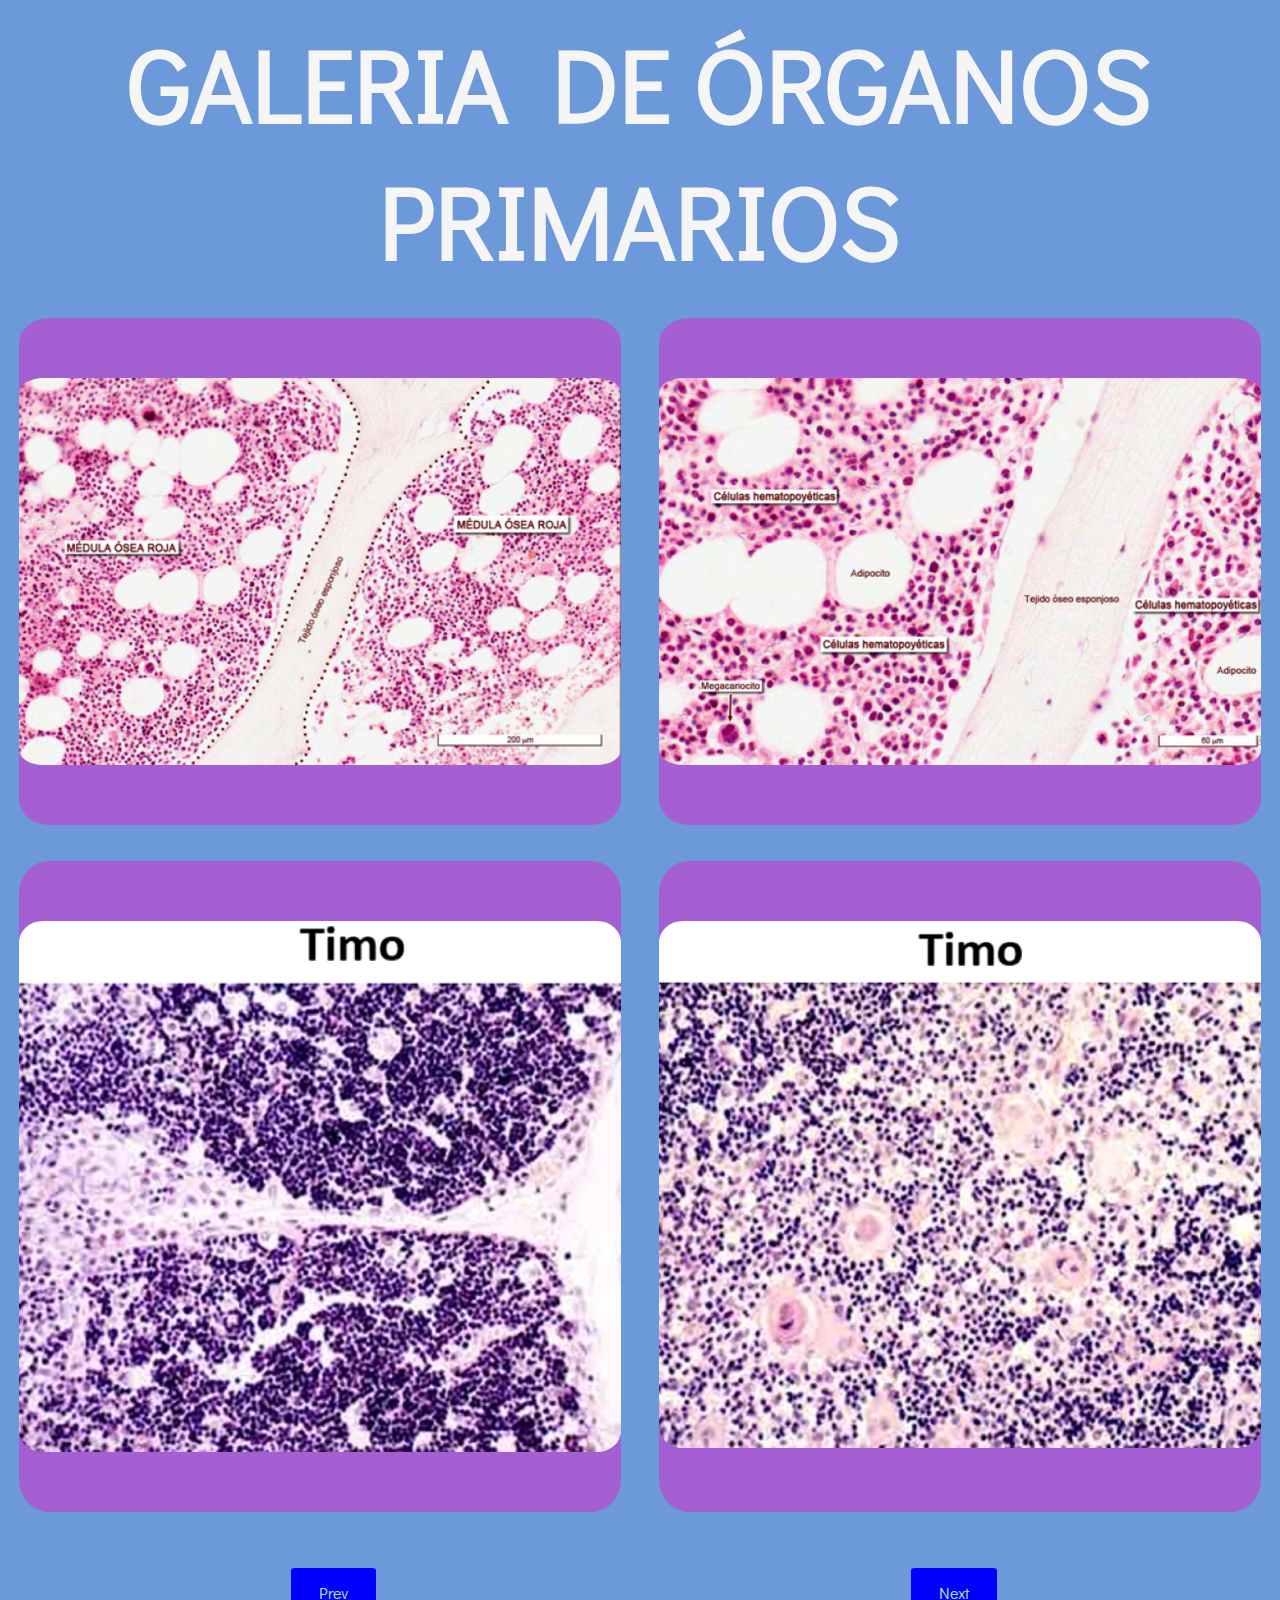
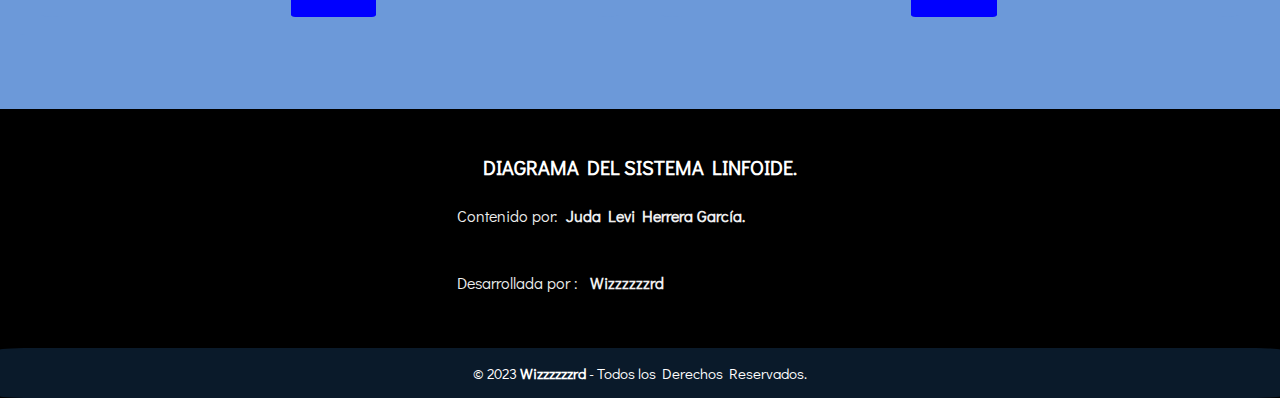
<file: juda-sistema-linfoide/organosPrimariosGaleria.html>
<!DOCTYPE html>
<html lang="en">
<head>
    <meta charset="UTF-8">
    <meta http-equiv="X-UA-Compatible" content="IE=edge">
    <meta name="viewport" content="width=device-width, initial-scale=1.0">
    <!-- LINK CSS INDEX -->
    <link rel="stylesheet" href="css/index.css">
    <!-- LINK API DE FUENTE GOOGLE -->
    <link rel="preconnect" href="https://fonts.googleapis.com">
    <link rel="preconnect" href="https://fonts.gstatic.com" crossorigin>
    <link href="https://fonts.googleapis.com/css2?family=Didact+Gothic&display=swap" rel="stylesheet">
    <title>Document</title>
</head>
<body>
    <!--GALERIA DE ORGANOS PRIMARIOS-->
    <h1 class="title-principal">GALERIA DE ÓRGANOS PRIMARIOS</h1>
    <div class="contTwo">
        <div class="boxTwo" style="background-color: #A460D3;;">
            <figure class="cont-img">
                <img src="imagenes/organosPrimariosGaleria/11.png" alt="" style="margin-top: 10%; margin-bottom: 10%">
            </figure>
        </div>
        <div class="boxTwo" style="background-color: #A460D3;;">
            <figure class="cont-img">
                <img src="imagenes/organosPrimariosGaleria/22.png" alt="" style="margin-top: 10%; margin-bottom: 10%">
            </figure>
        </div>
        <div class="boxTwo" style="background-color: #A460D3;;">
            <figure class="cont-img">
                <img src="imagenes/organosPrimariosGaleria/33.png" alt="" style="margin-top: 10%; margin-bottom: 10%">
            </figure>
        </div>
	<div class="boxTwo" style="background-color: #A460D3;;">
            <figure class="cont-img">
                <img src="imagenes/organosPrimariosGaleria/44.png" alt="" style="margin-top: 10%; margin-bottom: 10%">
            </figure>
        </div>
</div>
 <!--BOTONES-->
 <div class="contOne" style="background-color: #6C99D9;">
    <div class="boxOne">
        <div class="contTwo">
            <div class="boxTwo" style="background-color: #6C99D9;">
                <div class="button" style="background-color: #6C99D9;">
                    <li><a href="organosPrimarios.html">Prev</a>
                </div>
            </div>
            <div class="boxTwo" style="background-color: #6C99D9;">
                <div class="button" style="background-color: #6C99D9;">
                    <li><a href="organosSecundariosGaleria.html">Next</a>
                </div>
            </div>
        </div>
    </div>
</div>
    
    
</body>
    <!-- FOOTER -->
    <br><br><br>
    <footer class="pie-pagina" id="pie" style="background-color: rgb(0, 0, 0);">
       <div class="grupo-1">
           <div class="box-footer">
            
           </div>
           <div class="box-footer">
               <h2 style="font-family: 'Didact Gothic', sans-serif;">DIAGRAMA DEL SISTEMA LINFOIDE.</h2>
               <p style="font-family: 'Didact Gothic', sans-serif;" >Contenido por:&nbsp;&nbsp;<b>Juda Levi Herrera García.</b></p>
               <br>
               <a href="https://www.instagram.com/wizzzzzzrd/?igshid=ZDdkNTZiNTM%3D">
                 <p style="font-family: 'Didact Gothic', sans-serif;">Desarrollada por :&nbsp;&nbsp;<b><i class="fa-solid fa-microchip"></i>&nbsp;Wizzzzzzrd</b></p>
               </a>
           </div>
       </div>
       <div class="grupo-2">
           <small>&copy; 2023 <b>Wizzzzzzrd</b> - Todos los Derechos Reservados.</small>
       </div>
   </footer>
   
   <!-- ESTILOS AGREGADOS -->
   <style>
       a{
           text-decoration:none;            
       }
   </style>
   <div id="pie"></div>
</html>
</file>
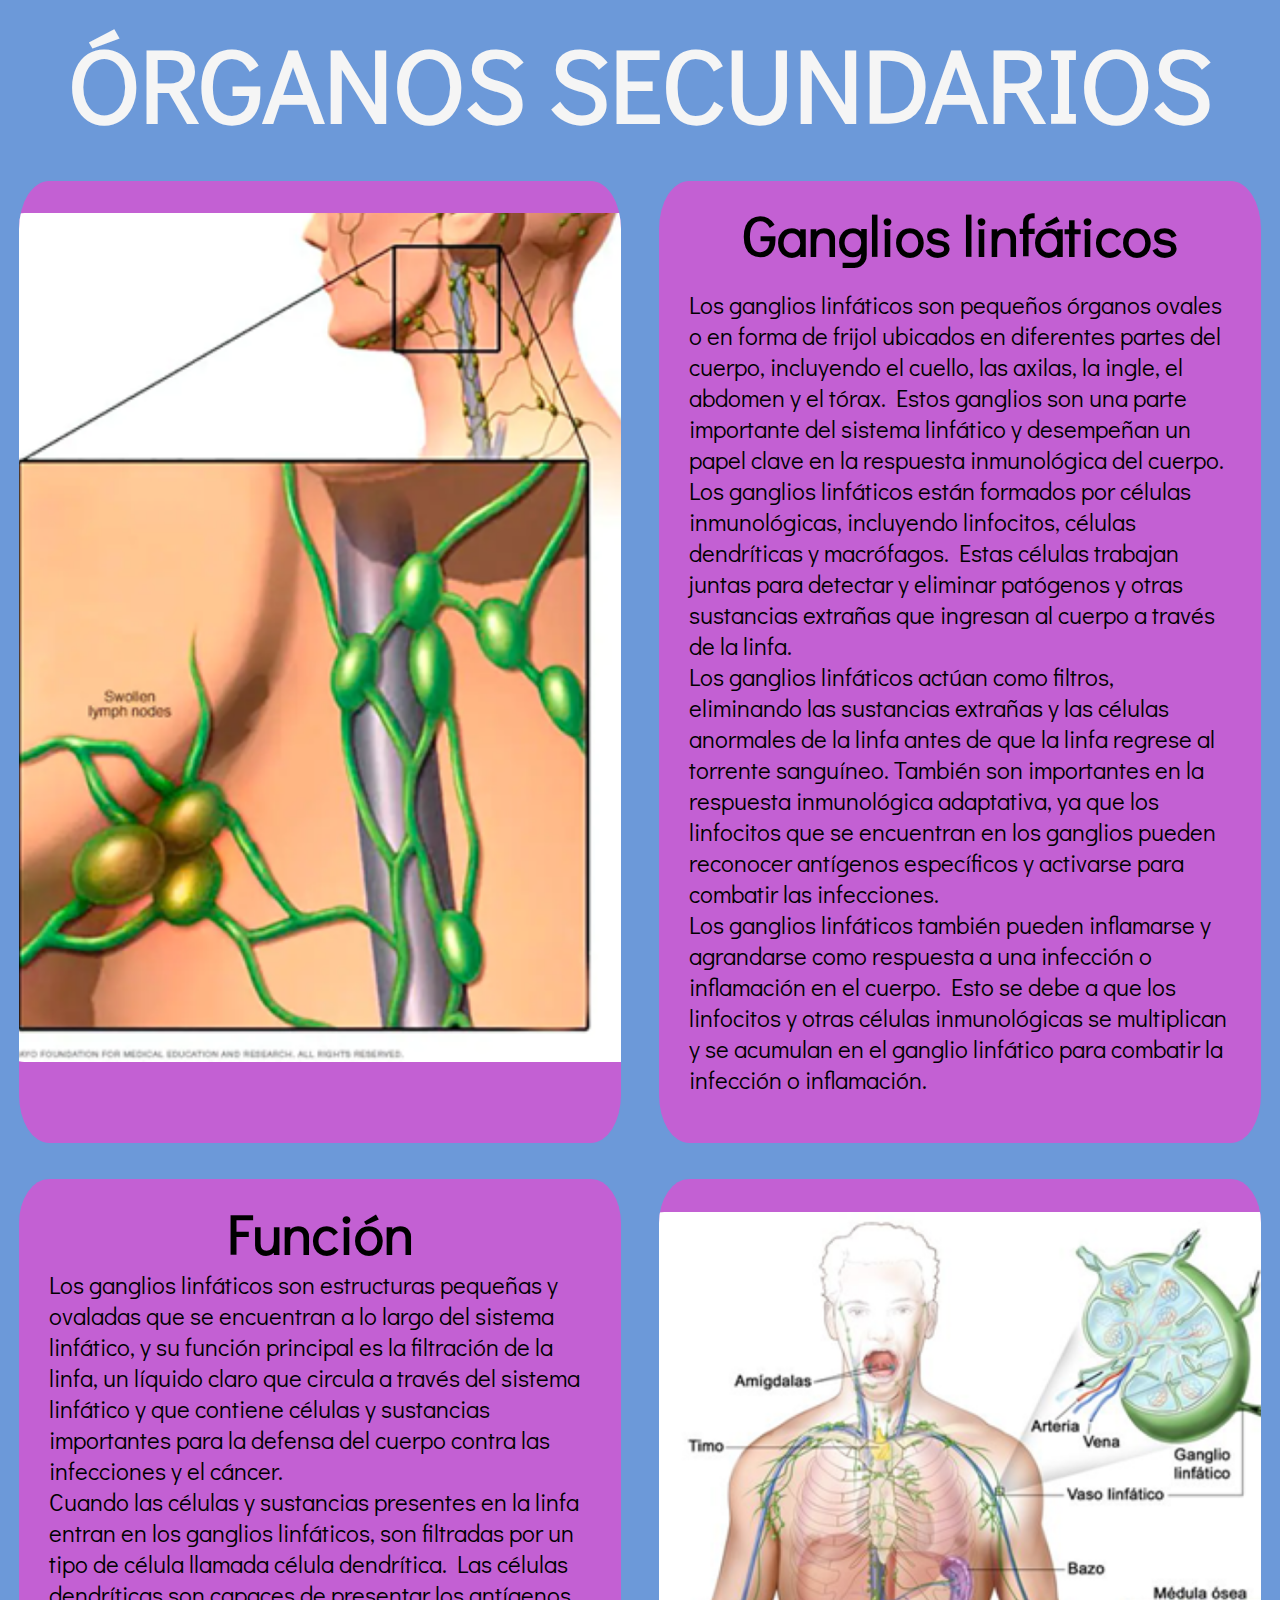
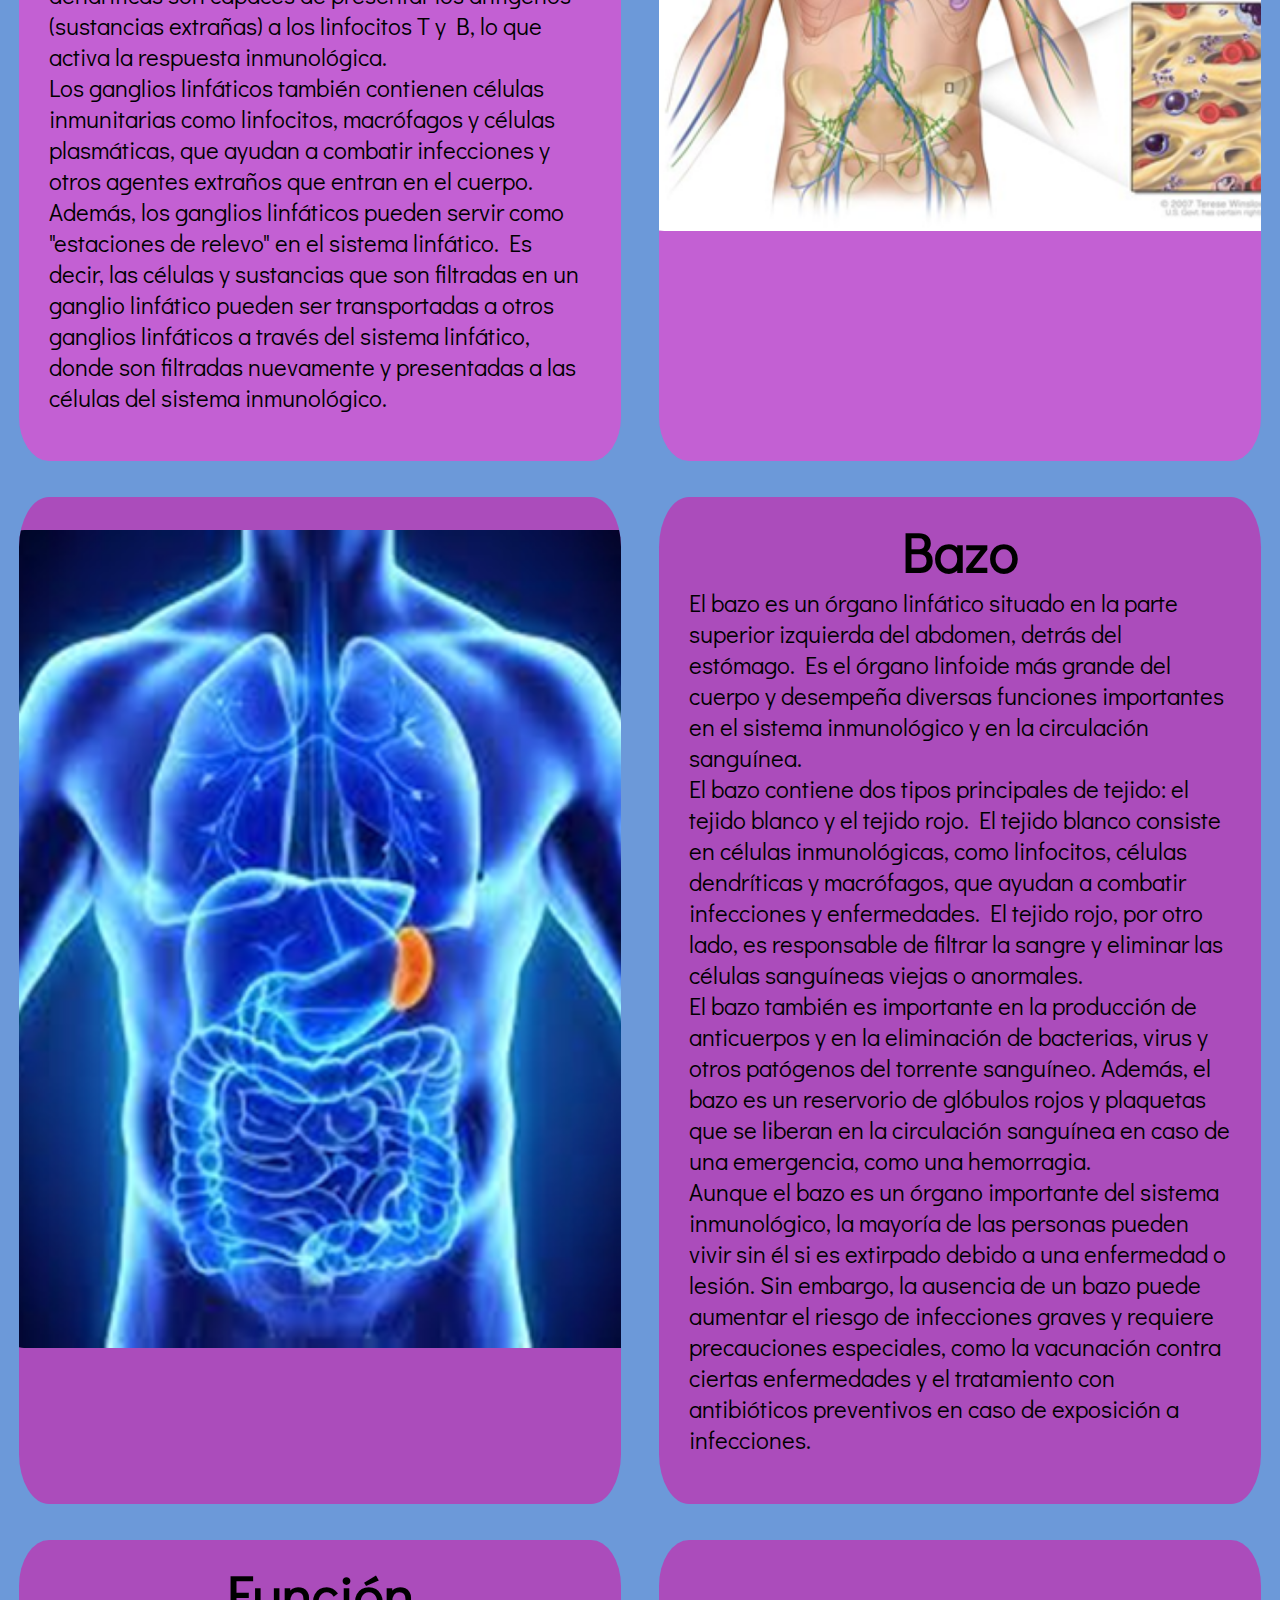
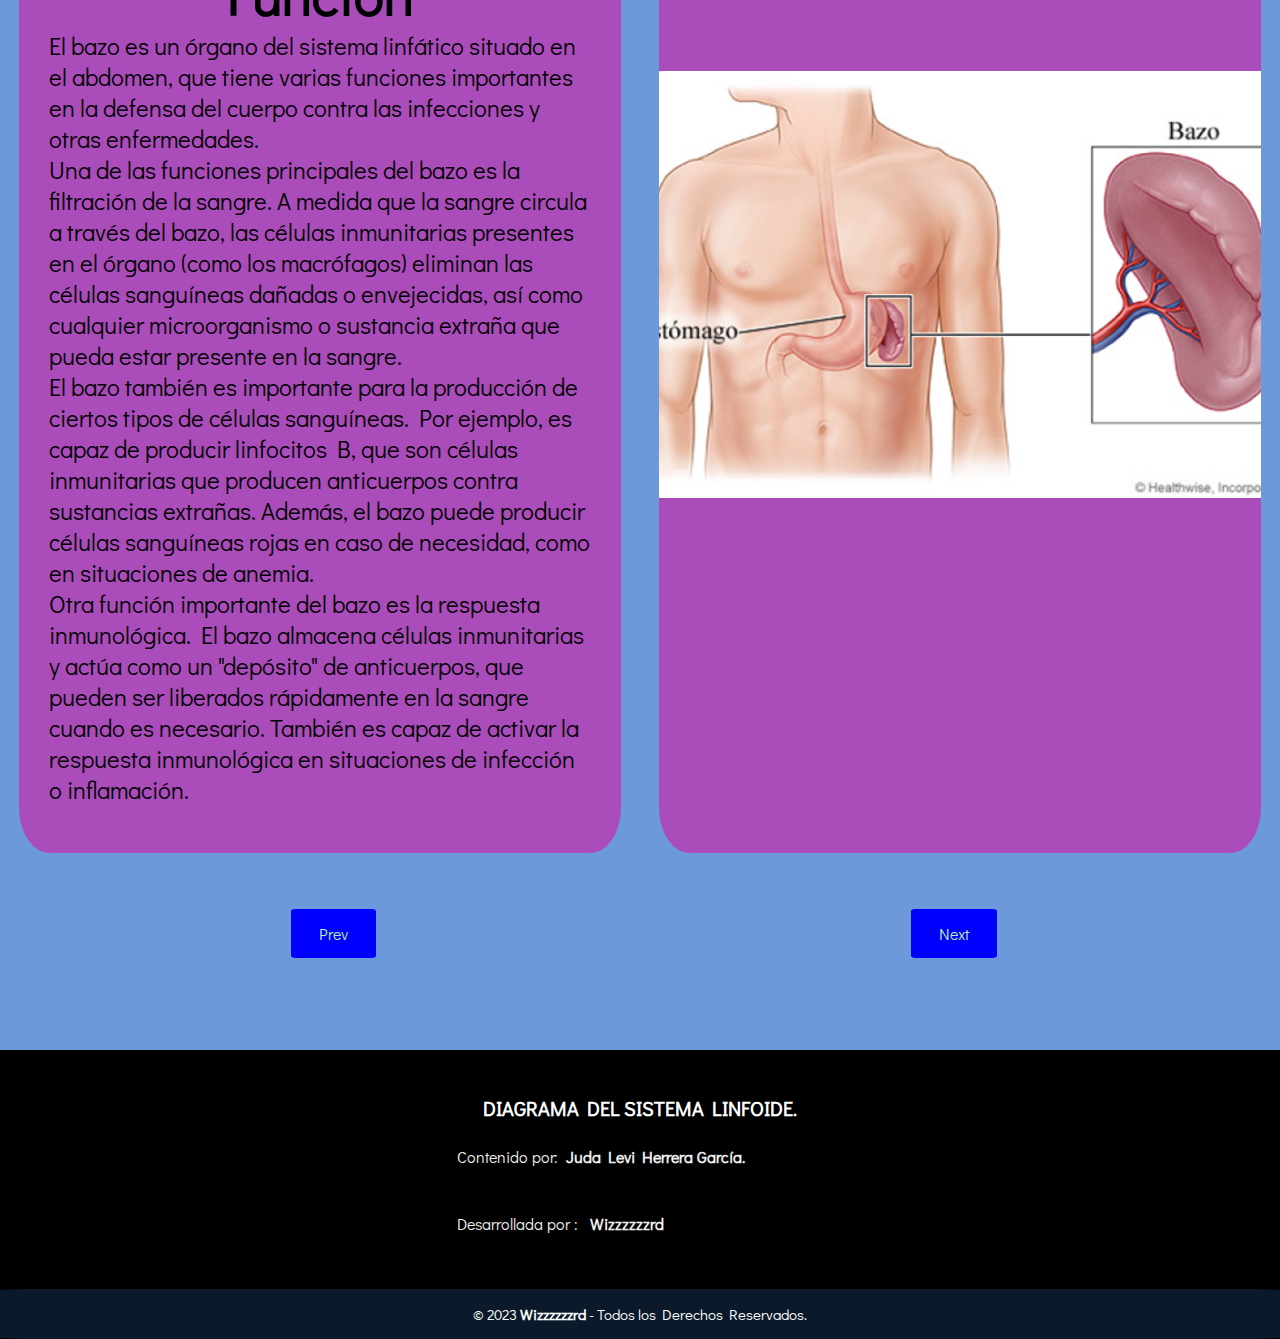
<file: juda-sistema-linfoide/organosSecundarios.html>
<!DOCTYPE html>
<html lang="en">
<head>
    <meta charset="UTF-8">
    <meta http-equiv="X-UA-Compatible" content="IE=edge">
    <meta name="viewport" content="width=device-width, initial-scale=1.0">
    <!-- LINK CSS INDEX -->
    <link rel="stylesheet" href="css/index.css">
    <!-- LINK API DE FUENTE GOOGLE -->
    <link rel="preconnect" href="https://fonts.googleapis.com">
    <link rel="preconnect" href="https://fonts.gstatic.com" crossorigin>
    <link href="https://fonts.googleapis.com/css2?family=Didact+Gothic&display=swap" rel="stylesheet">
    <title>Document</title>
</head>
<body>
    <!--ORGANOS SECUNDARIOS-->
    <!--GANGLIOS LINFATICOS-->
    <h1 class="title-principal">ÓRGANOS SECUNDARIOS</h1>
    <div class="contTwo">
        <div class="boxTwo" style="background-color: #C360D3;">
            <figure class="cont-img">
		<a href="organosSecundariosGaleria.html">
                <img src="imagenes/GangliosLinfaticos2/11.png" alt="" style="margin-top: 5%; margin-bottom: 5%">
		</a>
            </figure>
        </div>
        <div class="boxTwo" style="background-color: #C360D3;">
            <div class="cont-text">
                <h2 class="title">Ganglios linfáticos</h2><br>
                <p class="para">Los ganglios linfáticos son pequeños órganos ovales o en forma de frijol ubicados en diferentes partes del cuerpo, incluyendo el cuello, las axilas, la ingle, el abdomen y el tórax. Estos ganglios son una parte importante del sistema linfático y desempeñan un papel clave en la respuesta inmunológica del cuerpo.</p>
                <p class="para">Los ganglios linfáticos están formados por células inmunológicas, incluyendo linfocitos, células dendríticas y macrófagos. Estas células trabajan juntas para detectar y eliminar patógenos y otras sustancias extrañas que ingresan al cuerpo a través de la linfa.</p>
                <p class="para">Los ganglios linfáticos actúan como filtros, eliminando las sustancias extrañas y las células anormales de la linfa antes de que la linfa regrese al torrente sanguíneo. También son importantes en la respuesta inmunológica adaptativa, ya que los linfocitos que se encuentran en los ganglios pueden reconocer antígenos específicos y activarse para combatir las infecciones.</p>
                <p class="para">Los ganglios linfáticos también pueden inflamarse y agrandarse como respuesta a una infección o inflamación en el cuerpo. Esto se debe a que los linfocitos y otras células inmunológicas se multiplican y se acumulan en el ganglio linfático para combatir la infección o inflamación.</p>
            </div>
            <br>
        </div>
    </div>
    <div class="contTwo">
        <div class="boxTwo" style="background-color: #C360D3;">
            <div class="cont-text">
                <h2 class="title">Función</h2>
                <p class="para">Los ganglios linfáticos son estructuras pequeñas y ovaladas que se encuentran a lo largo del sistema linfático, y su función principal es la filtración de la linfa, un líquido claro que circula a través del sistema linfático y que contiene células y sustancias importantes para la defensa del cuerpo contra las infecciones y el cáncer.</p>
                <p class="para">Cuando las células y sustancias presentes en la linfa entran en los ganglios linfáticos, son filtradas por un tipo de célula llamada célula dendrítica. Las células dendríticas son capaces de presentar los antígenos (sustancias extrañas) a los linfocitos T y B, lo que activa la respuesta inmunológica.</p>
                <p class="para">Los ganglios linfáticos también contienen células inmunitarias como linfocitos, macrófagos y células plasmáticas, que ayudan a combatir infecciones y otros agentes extraños que entran en el cuerpo.</p>
                <p class="para">Además, los ganglios linfáticos pueden servir como "estaciones de relevo" en el sistema linfático. Es decir, las células y sustancias que son filtradas en un ganglio linfático pueden ser transportadas a otros ganglios linfáticos a través del sistema linfático, donde son filtradas nuevamente y presentadas a las células del sistema inmunológico.</p>
		<p class="para"></p>
            </div>
            <br>
        </div>
        <div class="boxTwo" style="background-color: #C360D3;">
            <figure class="cont-img">
		<a href="organosSecundariosGaleria.html">
                <img src="imagenes/GangliosLinfaticos2/22.png" alt="" style="margin-top: 5%; margin-bottom: 5%">
		</a>
            </figure>
        </div>
    </div>
    <!--BAZO-->
    <div class="contTwo">
        <div class="boxTwo" style="background-color: #AB4CBB;">
            <figure class="cont-img">
		<a href="bazoGaleria.html">
                <img src="imagenes/bazo2/11.png" alt="" style="margin-top: 5%; margin-bottom: 5%">
		</a>
            </figure>
        </div>
        <div class="boxTwo" style="background-color: #AB4CBB;">
            <div class="cont-text">
                <h2 class="title">Bazo</h2>
                <p class="para">El bazo es un órgano linfático situado en la parte superior izquierda del abdomen, detrás del estómago. Es el órgano linfoide más grande del cuerpo y desempeña diversas funciones importantes en el sistema inmunológico y en la circulación sanguínea.</p>
                <p class="para">El bazo contiene dos tipos principales de tejido: el tejido blanco y el tejido rojo. El tejido blanco consiste en células inmunológicas, como linfocitos, células dendríticas y macrófagos, que ayudan a combatir infecciones y enfermedades. El tejido rojo, por otro lado, es responsable de filtrar la sangre y eliminar las células sanguíneas viejas o anormales.</p>
                <p class="para">El bazo también es importante en la producción de anticuerpos y en la eliminación de bacterias, virus y otros patógenos del torrente sanguíneo. Además, el bazo es un reservorio de glóbulos rojos y plaquetas que se liberan en la circulación sanguínea en caso de una emergencia, como una hemorragia.</p>
                <p class="para">Aunque el bazo es un órgano importante del sistema inmunológico, la mayoría de las personas pueden vivir sin él si es extirpado debido a una enfermedad o lesión. Sin embargo, la ausencia de un bazo puede aumentar el riesgo de infecciones graves y requiere precauciones especiales, como la vacunación contra ciertas enfermedades y el tratamiento con antibióticos preventivos en caso de exposición a infecciones.</p>
            </div>
            <br>
        </div>
    </div>
    <div class="contTwo">
        <div class="boxTwo" style="background-color: #AB4CBB;">
            <div class="cont-text">
                <h2 class="title">Función</h2>
                <p class="para">El bazo es un órgano del sistema linfático situado en el abdomen, que tiene varias funciones importantes en la defensa del cuerpo contra las infecciones y otras enfermedades.</p>
                <p class="para">Una de las funciones principales del bazo es la filtración de la sangre. A medida que la sangre circula a través del bazo, las células inmunitarias presentes en el órgano (como los macrófagos) eliminan las células sanguíneas dañadas o envejecidas, así como cualquier microorganismo o sustancia extraña que pueda estar presente en la sangre.</p>
                <p class="para">El bazo también es importante para la producción de ciertos tipos de células sanguíneas. Por ejemplo, es capaz de producir linfocitos B, que son células inmunitarias que producen anticuerpos contra sustancias extrañas. Además, el bazo puede producir células sanguíneas rojas en caso de necesidad, como en situaciones de anemia.</p>
                <p class="para">Otra función importante del bazo es la respuesta inmunológica. El bazo almacena células inmunitarias y actúa como un "depósito" de anticuerpos, que pueden ser liberados rápidamente en la sangre cuando es necesario. También es capaz de activar la respuesta inmunológica en situaciones de infección o inflamación.</p>
		<p class="para"></p>
            </div>
            <br>
        </div>
        <div class="boxTwo" style="background-color: #AB4CBB;">
            <figure class="cont-img">
		<a href="bazoGaleria.html">
                <img src="imagenes/bazo2/22.png" alt="" style="margin-top: 20%; margin-bottom: 20%">
		</a>
            </figure>
        </div>
    </div>
     <!--BOTONES-->
     <div class="contOne" style="background-color: #6C99D9;">
        <div class="boxOne">
            <div class="contTwo">
                <div class="boxTwo" style="background-color: #6C99D9;">
                    <div class="button" style="background-color: #6C99D9;">
                        <li><a href="index.html">Prev</a>
                    </div>
                </div>
                <div class="boxTwo" style="background-color: #6C99D9;">
                    <div class="button" style="background-color: #6C99D9;">
                        <li><a href="anilloLinfatico.html">Next</a>
                    </div>
                </div>
            </div>
        </div>
    </div>
</body>
<!-- FOOTER -->
<br><br><br>
<footer class="pie-pagina" id="pie" style="background-color: rgb(0, 0, 0);">
   <div class="grupo-1">
       <div class="box-footer">
        
       </div>
       <div class="box-footer">
           <h2 style="font-family: 'Didact Gothic', sans-serif;">DIAGRAMA DEL SISTEMA LINFOIDE.</h2>
           <p style="font-family: 'Didact Gothic', sans-serif;" >Contenido por:&nbsp;&nbsp;<b>Juda Levi Herrera García.</b></p>
           <br>
           <a href="https://www.instagram.com/wizzzzzzrd/?igshid=ZDdkNTZiNTM%3D">
             <p style="font-family: 'Didact Gothic', sans-serif;">Desarrollada por :&nbsp;&nbsp;<b><i class="fa-solid fa-microchip"></i>&nbsp;Wizzzzzzrd</b></p>
           </a>
       </div>
   </div>
   <div class="grupo-2">
       <small>&copy; 2023 <b>Wizzzzzzrd</b> - Todos los Derechos Reservados.</small>
   </div>
</footer>

<!-- ESTILOS AGREGADOS -->
<style>
   a{
       text-decoration:none;            
   }
</style>
<div id="pie"></div>
</html>
</file>
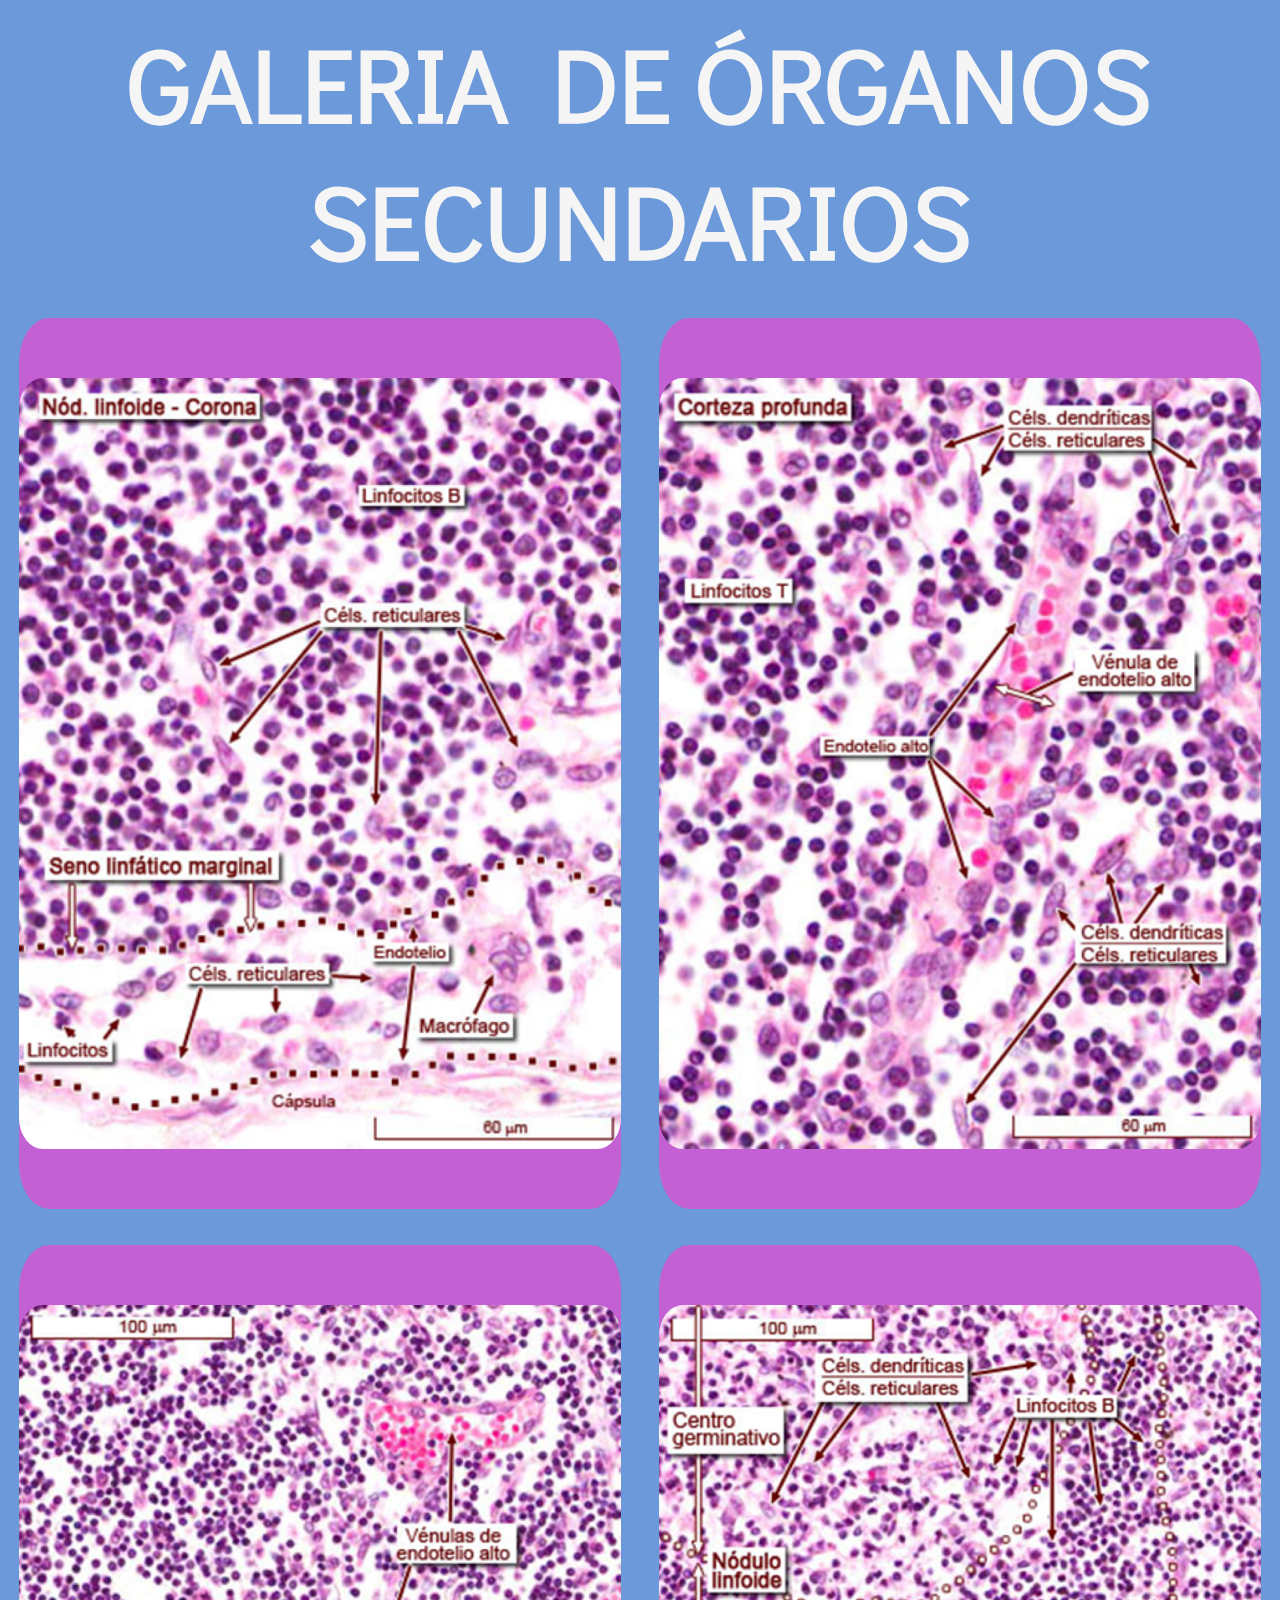
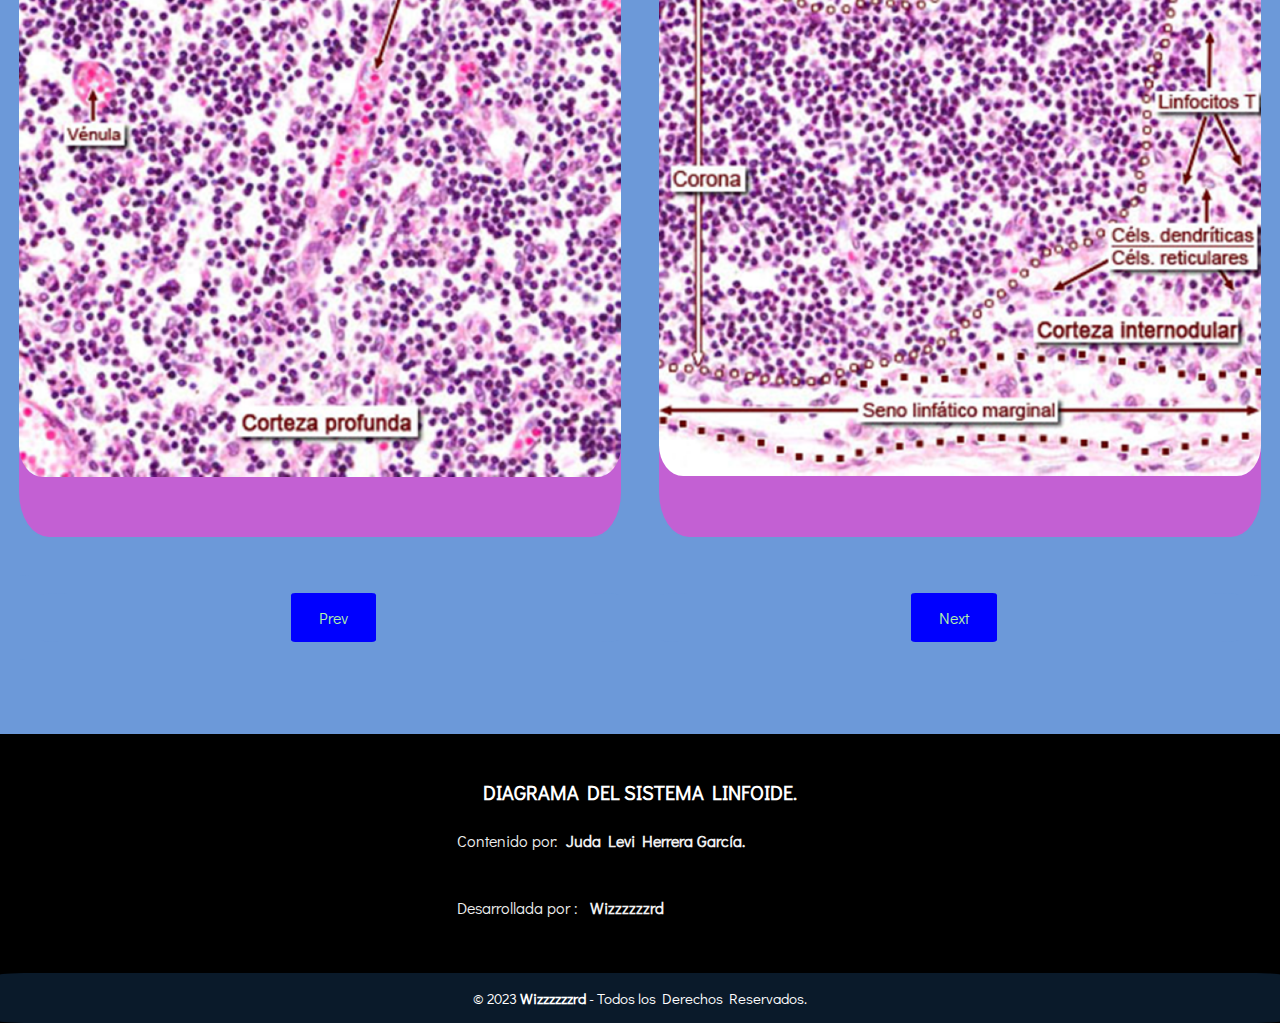
<file: juda-sistema-linfoide/organosSecundariosGaleria.html>
<!DOCTYPE html>
<html lang="en">
<head>
    <meta charset="UTF-8">
    <meta http-equiv="X-UA-Compatible" content="IE=edge">
    <meta name="viewport" content="width=device-width, initial-scale=1.0">
    <!-- LINK CSS INDEX -->
    <link rel="stylesheet" href="css/index.css">
    <!-- LINK API DE FUENTE GOOGLE -->
    <link rel="preconnect" href="https://fonts.googleapis.com">
    <link rel="preconnect" href="https://fonts.gstatic.com" crossorigin>
    <link href="https://fonts.googleapis.com/css2?family=Didact+Gothic&display=swap" rel="stylesheet">
    <title>Document</title>
</head>
<body>
    <!--GALERIA DE ORGANOS PRIMARIOS-->
    <h1 class="title-principal">GALERIA DE ÓRGANOS SECUNDARIOS</h1>
    <div class="contTwo">
        <div class="boxTwo" style="background-color: #C360D3;">
            <figure class="cont-img">
                <img src="imagenes/organosSecundariosGaleria/11.png" alt="" style="margin-top: 10%; margin-bottom: 10%">
            </figure>
        </div>
        <div class="boxTwo" style="background-color: #C360D3;">
            <figure class="cont-img">
                <img src="imagenes/organosSecundariosGaleria/22.png" alt="" style="margin-top: 10%; margin-bottom: 10%">
            </figure>
        </div>
        <div class="boxTwo" style="background-color: #C360D3;">
            <figure class="cont-img">
                <img src="imagenes/organosSecundariosGaleria/33.png" alt="" style="margin-top: 10%; margin-bottom: 10%">
            </figure>
        </div>
	<div class="boxTwo" style="background-color: #C360D3;">
            <figure class="cont-img">
                <img src="imagenes/organosSecundariosGaleria/44.png" alt="" style="margin-top: 10%; margin-bottom: 10%">
            </figure>
        </div>
</div>
 <!--BOTONES-->
 <div class="contOne" style="background-color: #6C99D9;">
    <div class="boxOne">
        <div class="contTwo">
            <div class="boxTwo" style="background-color: #6C99D9;">
                <div class="button" style="background-color: #6C99D9;">
                    <li><a href="anilloLinfatico.html">Prev</a>
                </div>
            </div>
            <div class="boxTwo" style="background-color: #6C99D9;">
                <div class="button" style="background-color: #6C99D9;">
                    <li><a href="anilloLinfaticoGaleria.html">Next</a>
                </div>
            </div>
        </div>
    </div>
</div>
    
    
</body>
    <!-- FOOTER -->
    <br><br><br>
    <footer class="pie-pagina" id="pie" style="background-color: rgb(0, 0, 0);">
       <div class="grupo-1">
           <div class="box-footer">
            
           </div>
           <div class="box-footer">
               <h2 style="font-family: 'Didact Gothic', sans-serif;">DIAGRAMA DEL SISTEMA LINFOIDE.</h2>
               <p style="font-family: 'Didact Gothic', sans-serif;" >Contenido por:&nbsp;&nbsp;<b>Juda Levi Herrera García.</b></p>
               <br>
               <a href="https://www.instagram.com/wizzzzzzrd/?igshid=ZDdkNTZiNTM%3D">
                 <p style="font-family: 'Didact Gothic', sans-serif;">Desarrollada por :&nbsp;&nbsp;<b><i class="fa-solid fa-microchip"></i>&nbsp;Wizzzzzzrd</b></p>
               </a>
           </div>
       </div>
       <div class="grupo-2">
           <small>&copy; 2023 <b>Wizzzzzzrd</b> - Todos los Derechos Reservados.</small>
       </div>
   </footer>
   
   <!-- ESTILOS AGREGADOS -->
   <style>
       a{
           text-decoration:none;            
       }
   </style>
   <div id="pie"></div>
</html>
</file>
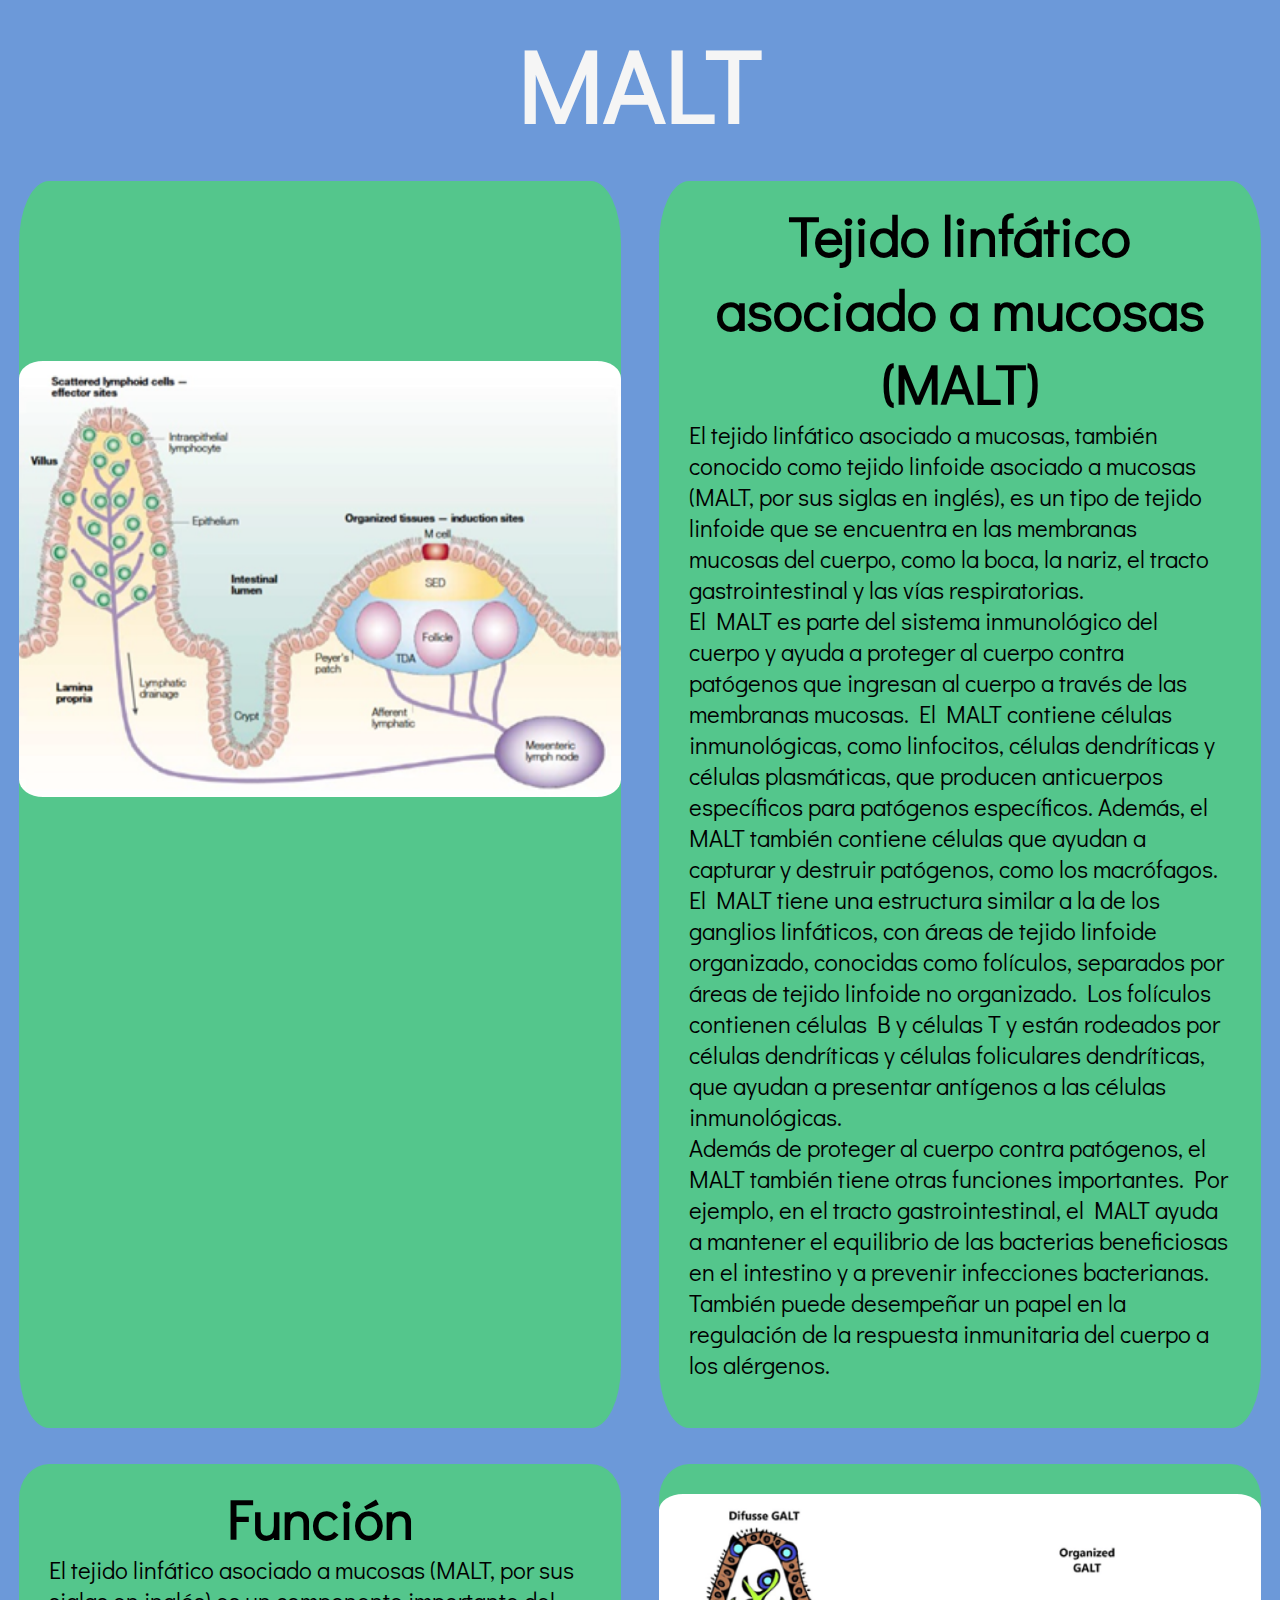
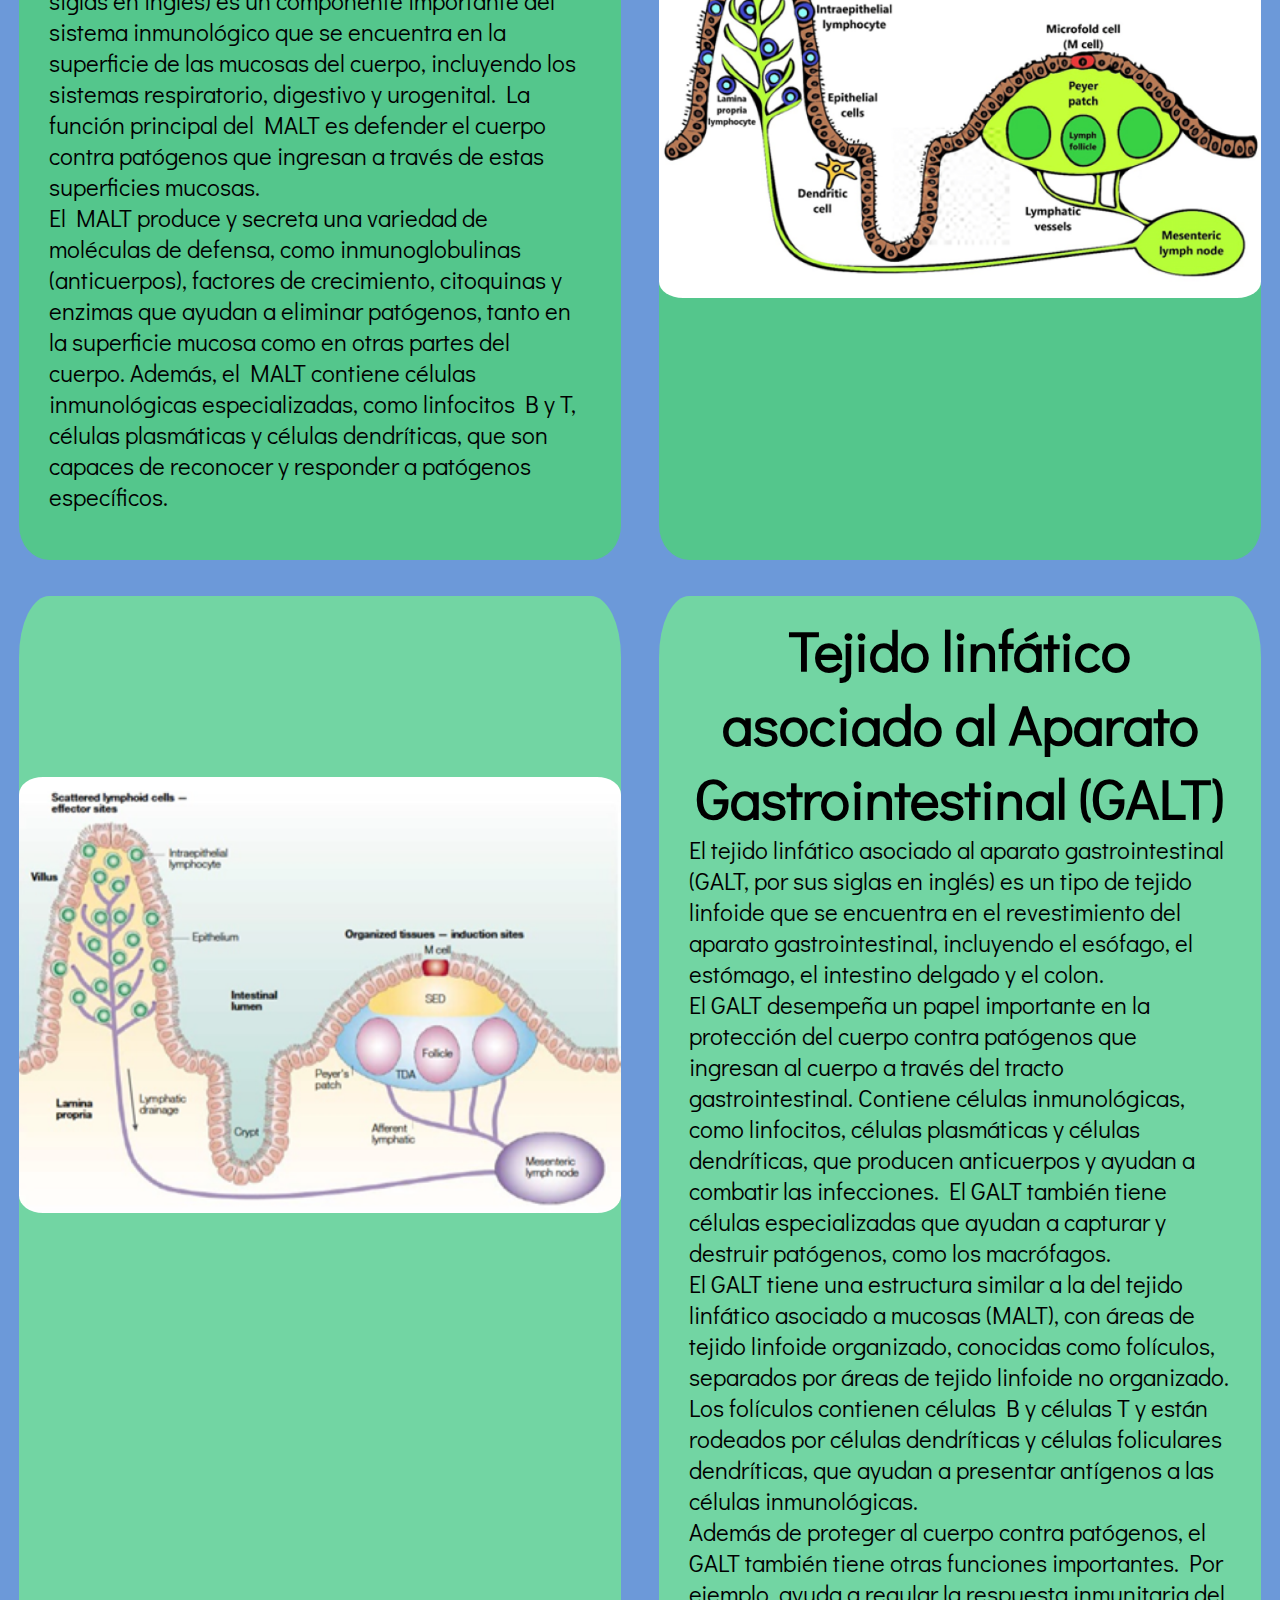
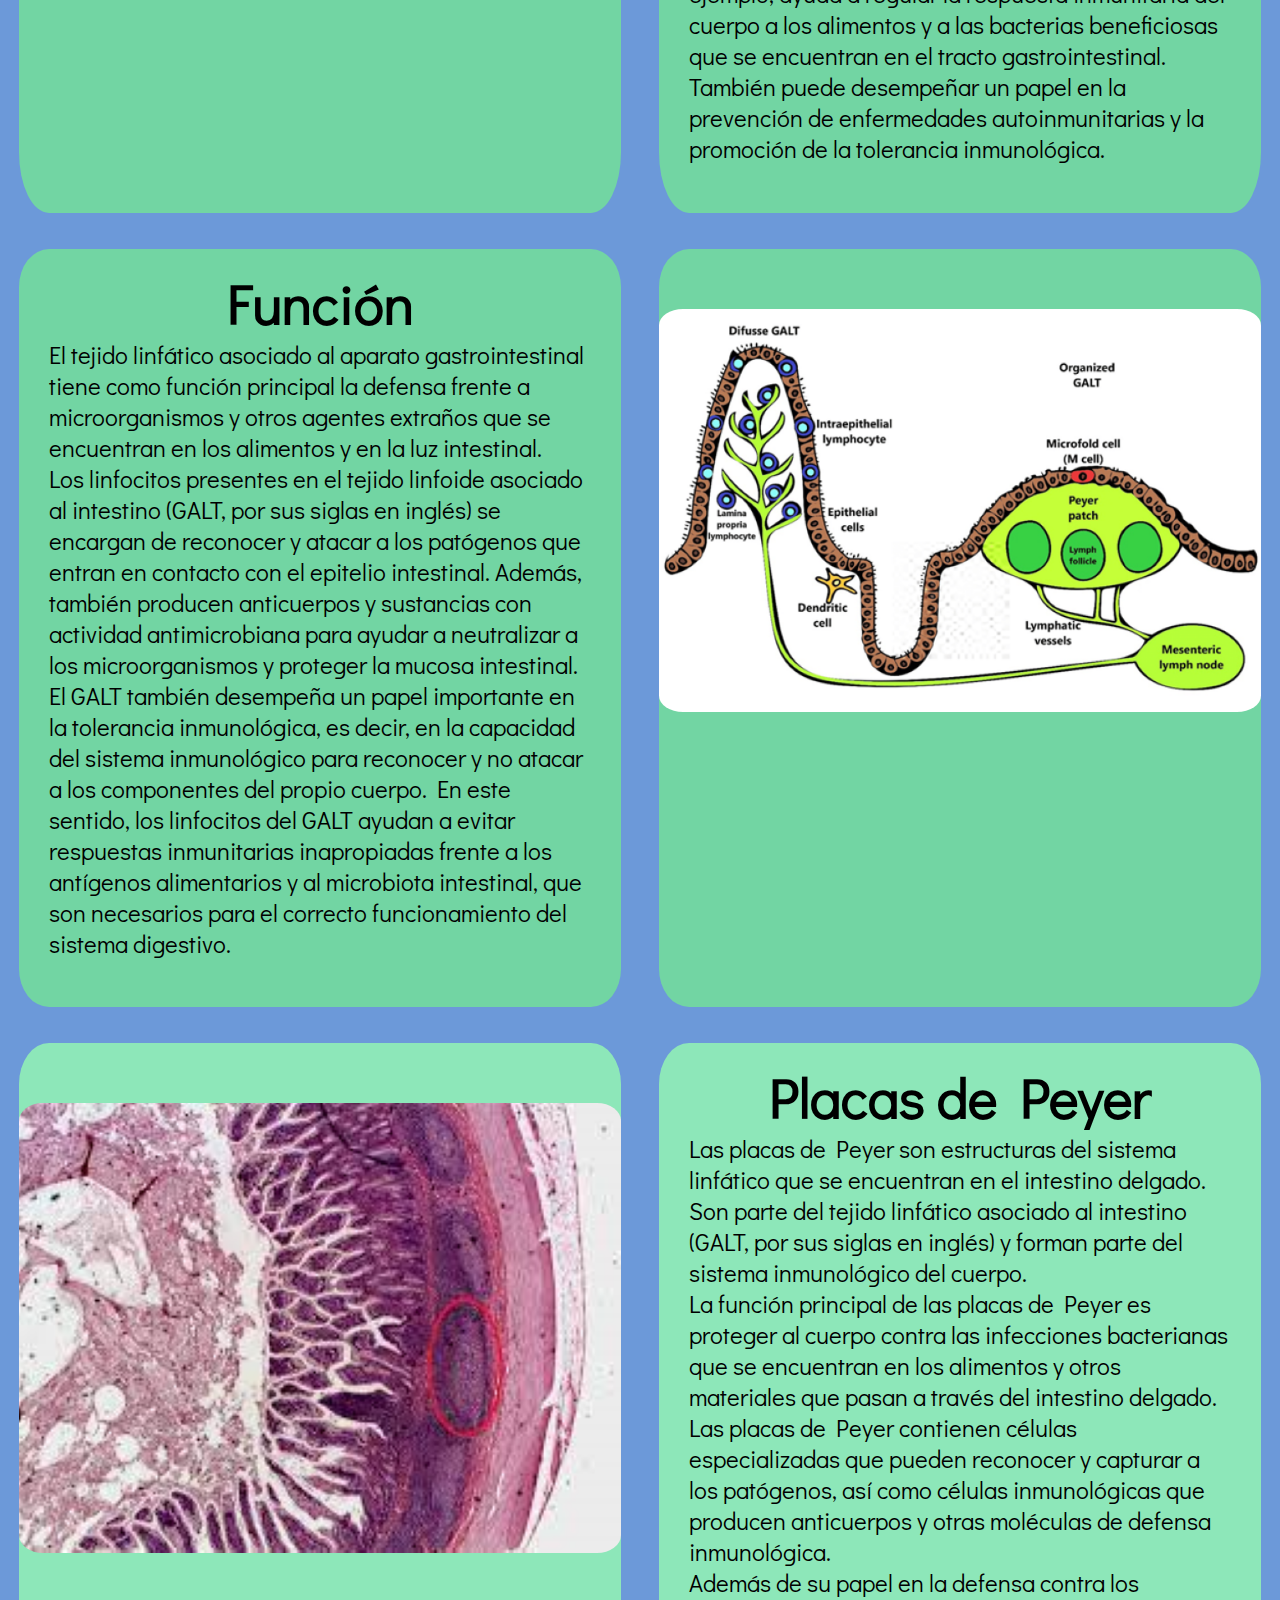
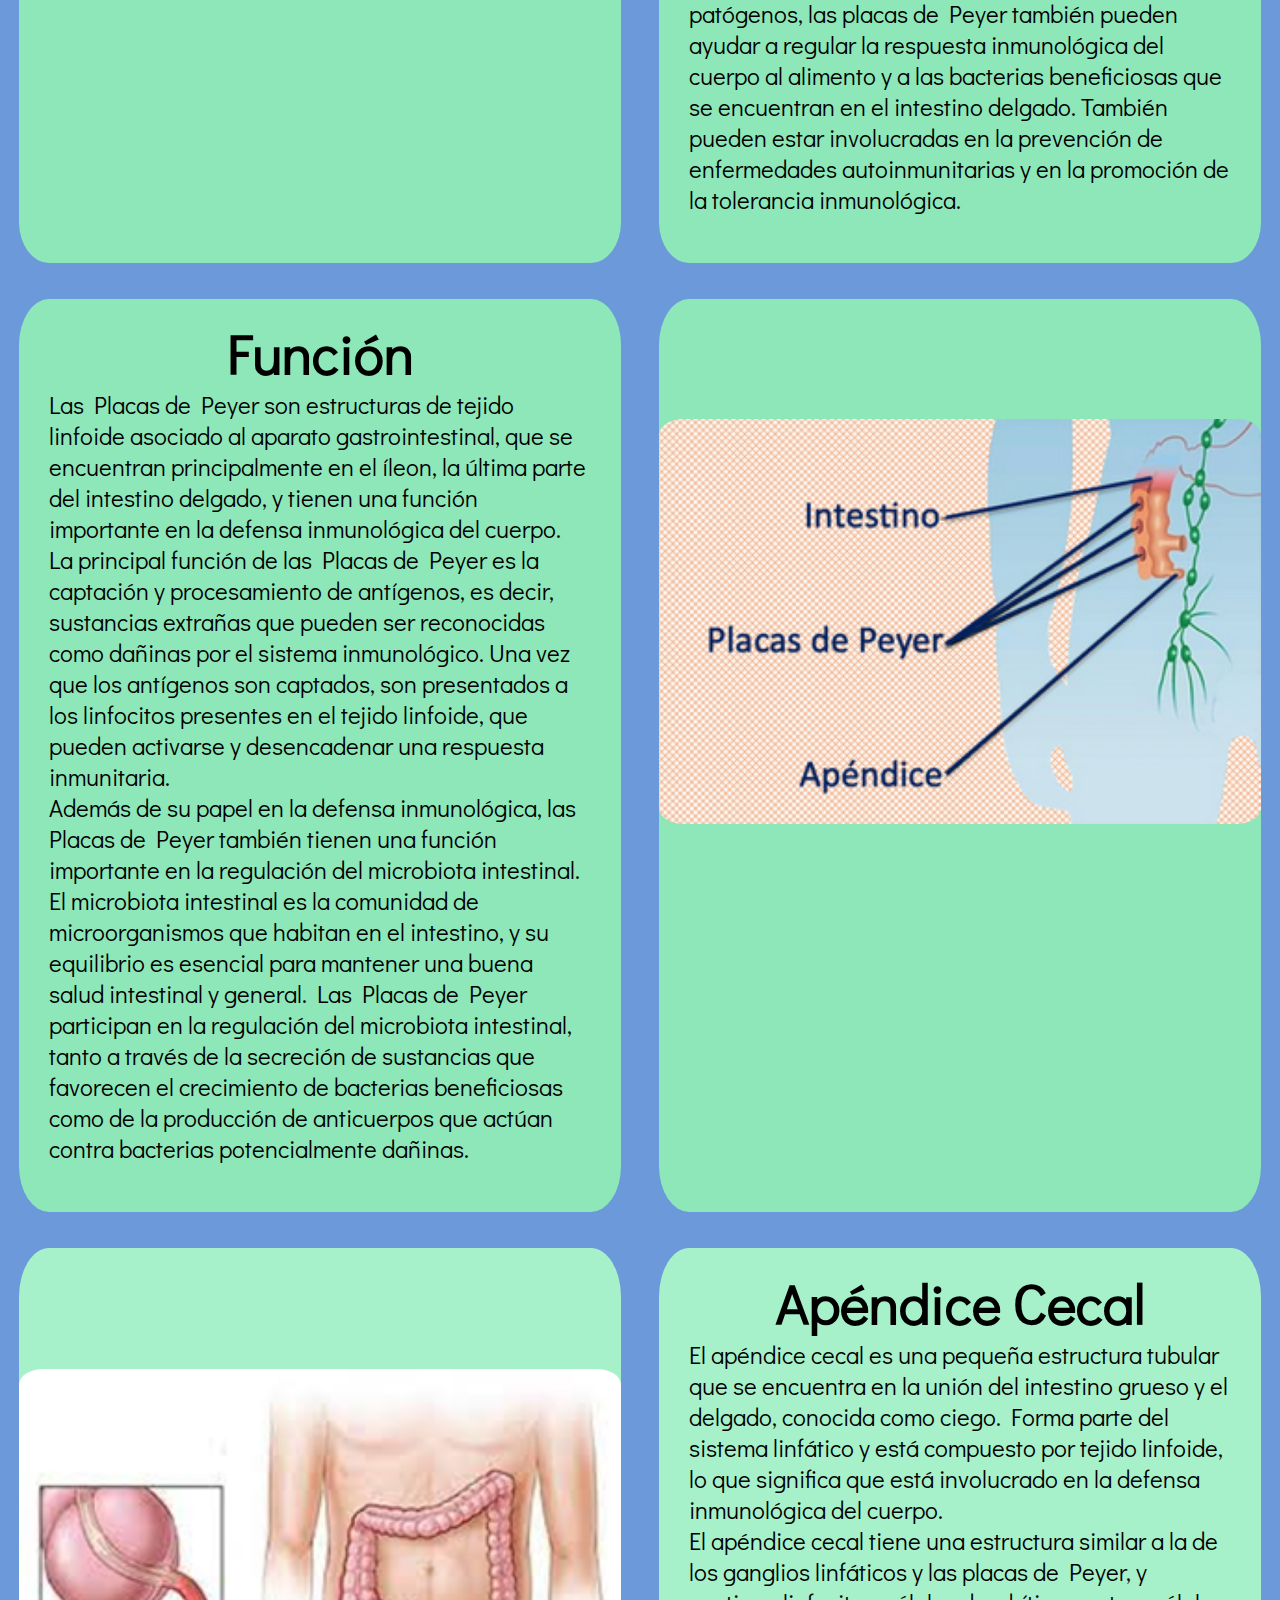
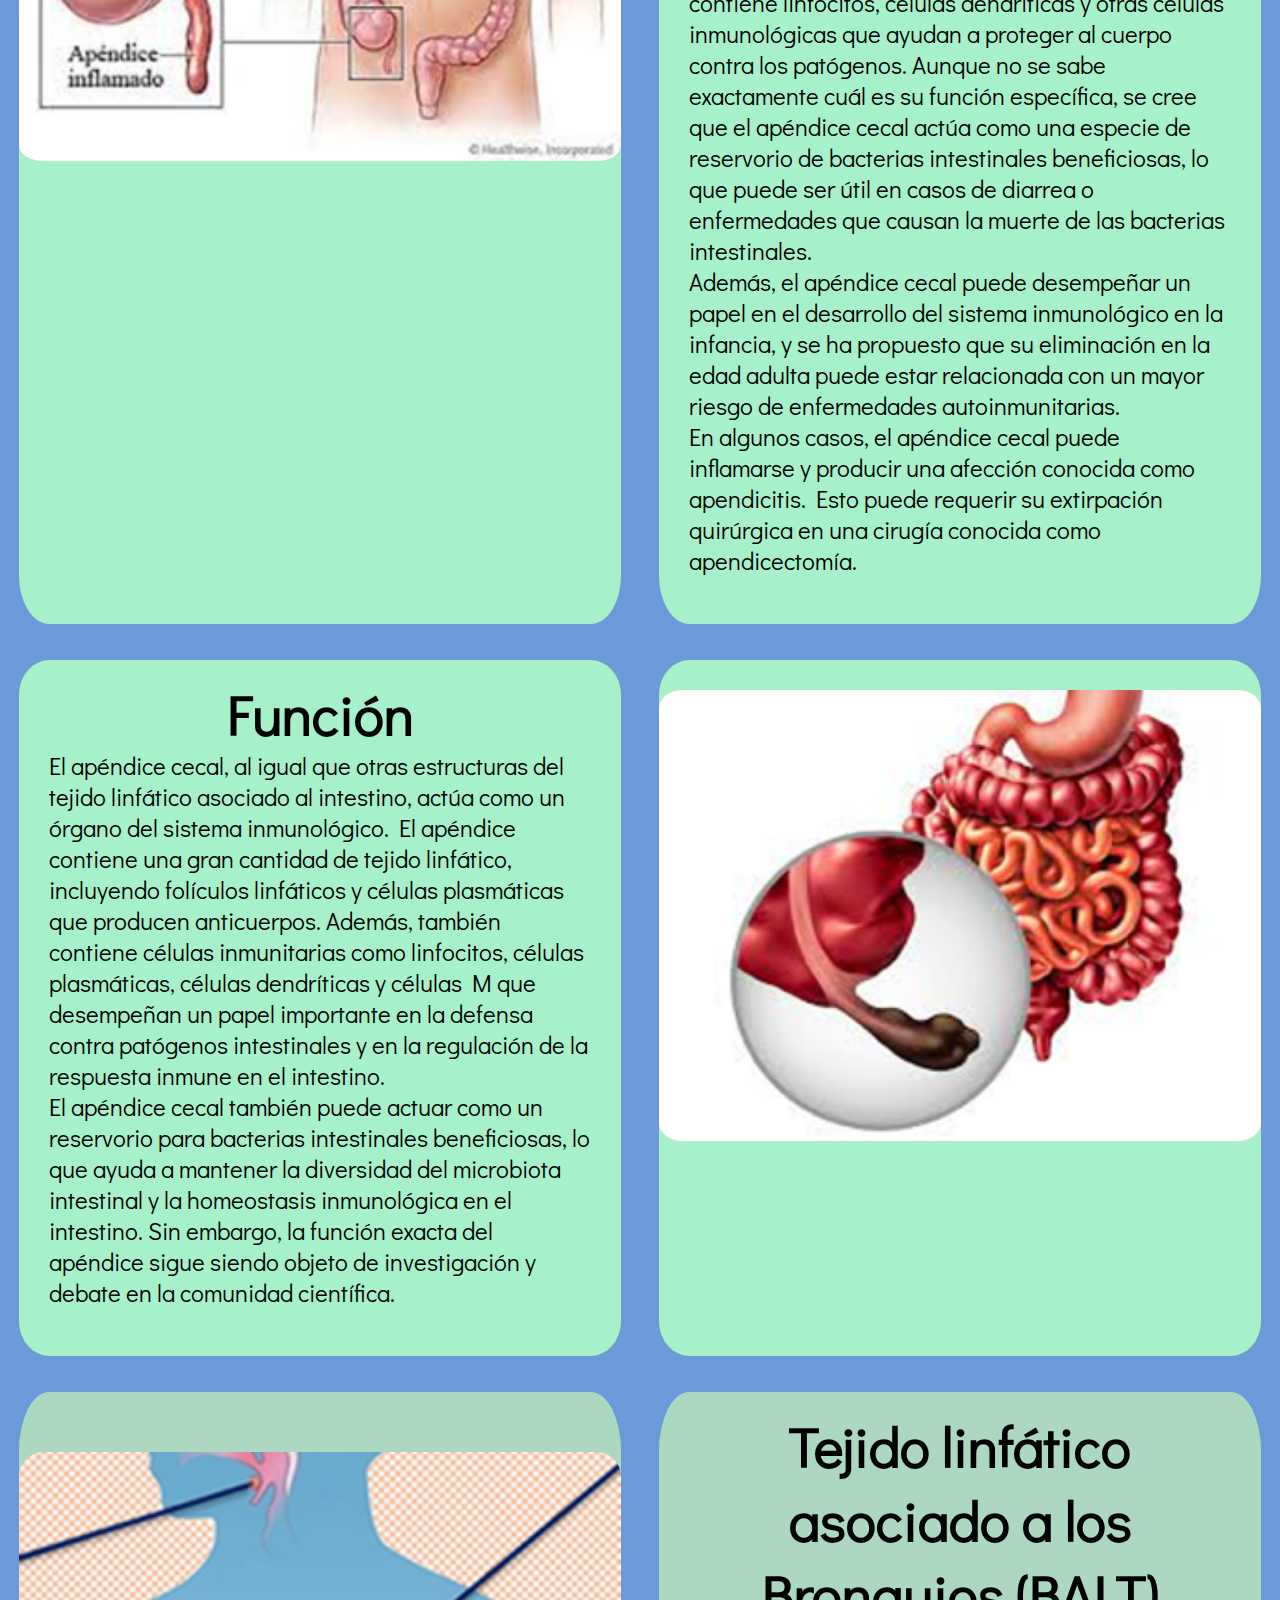
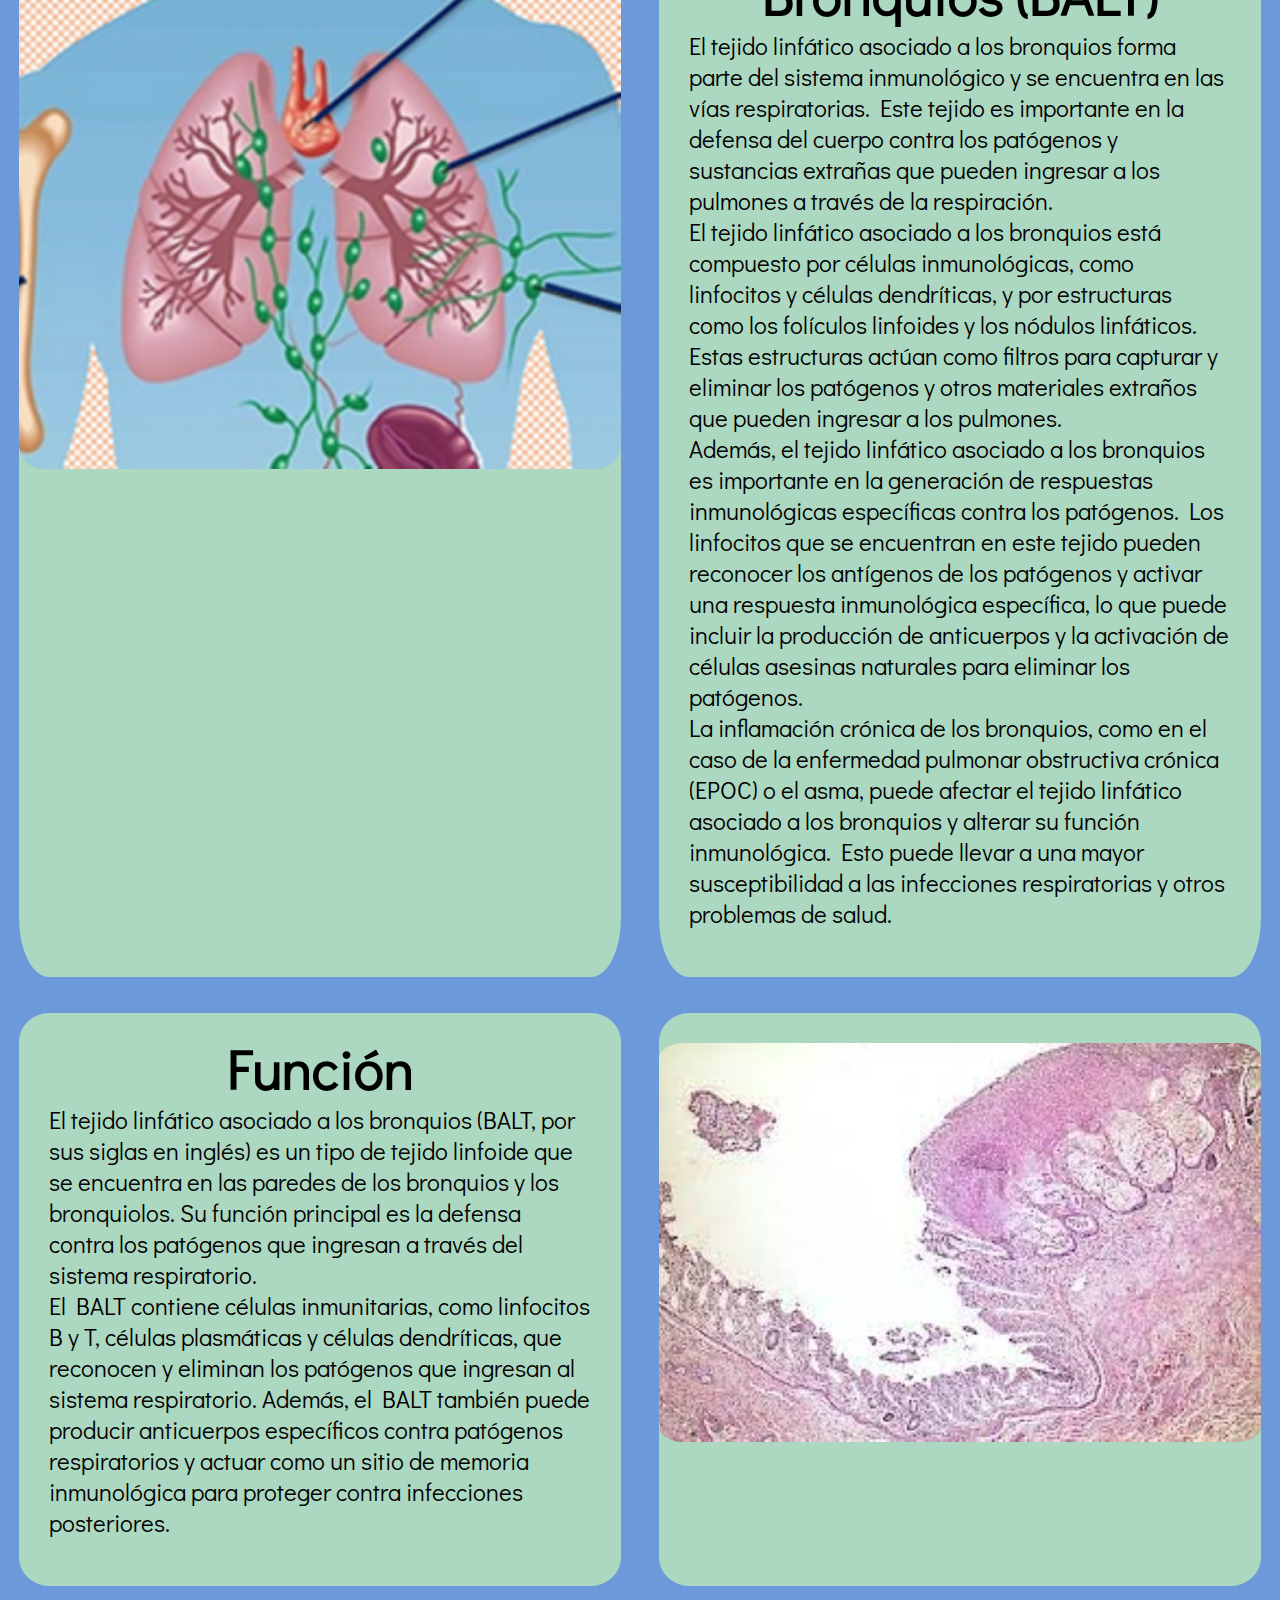
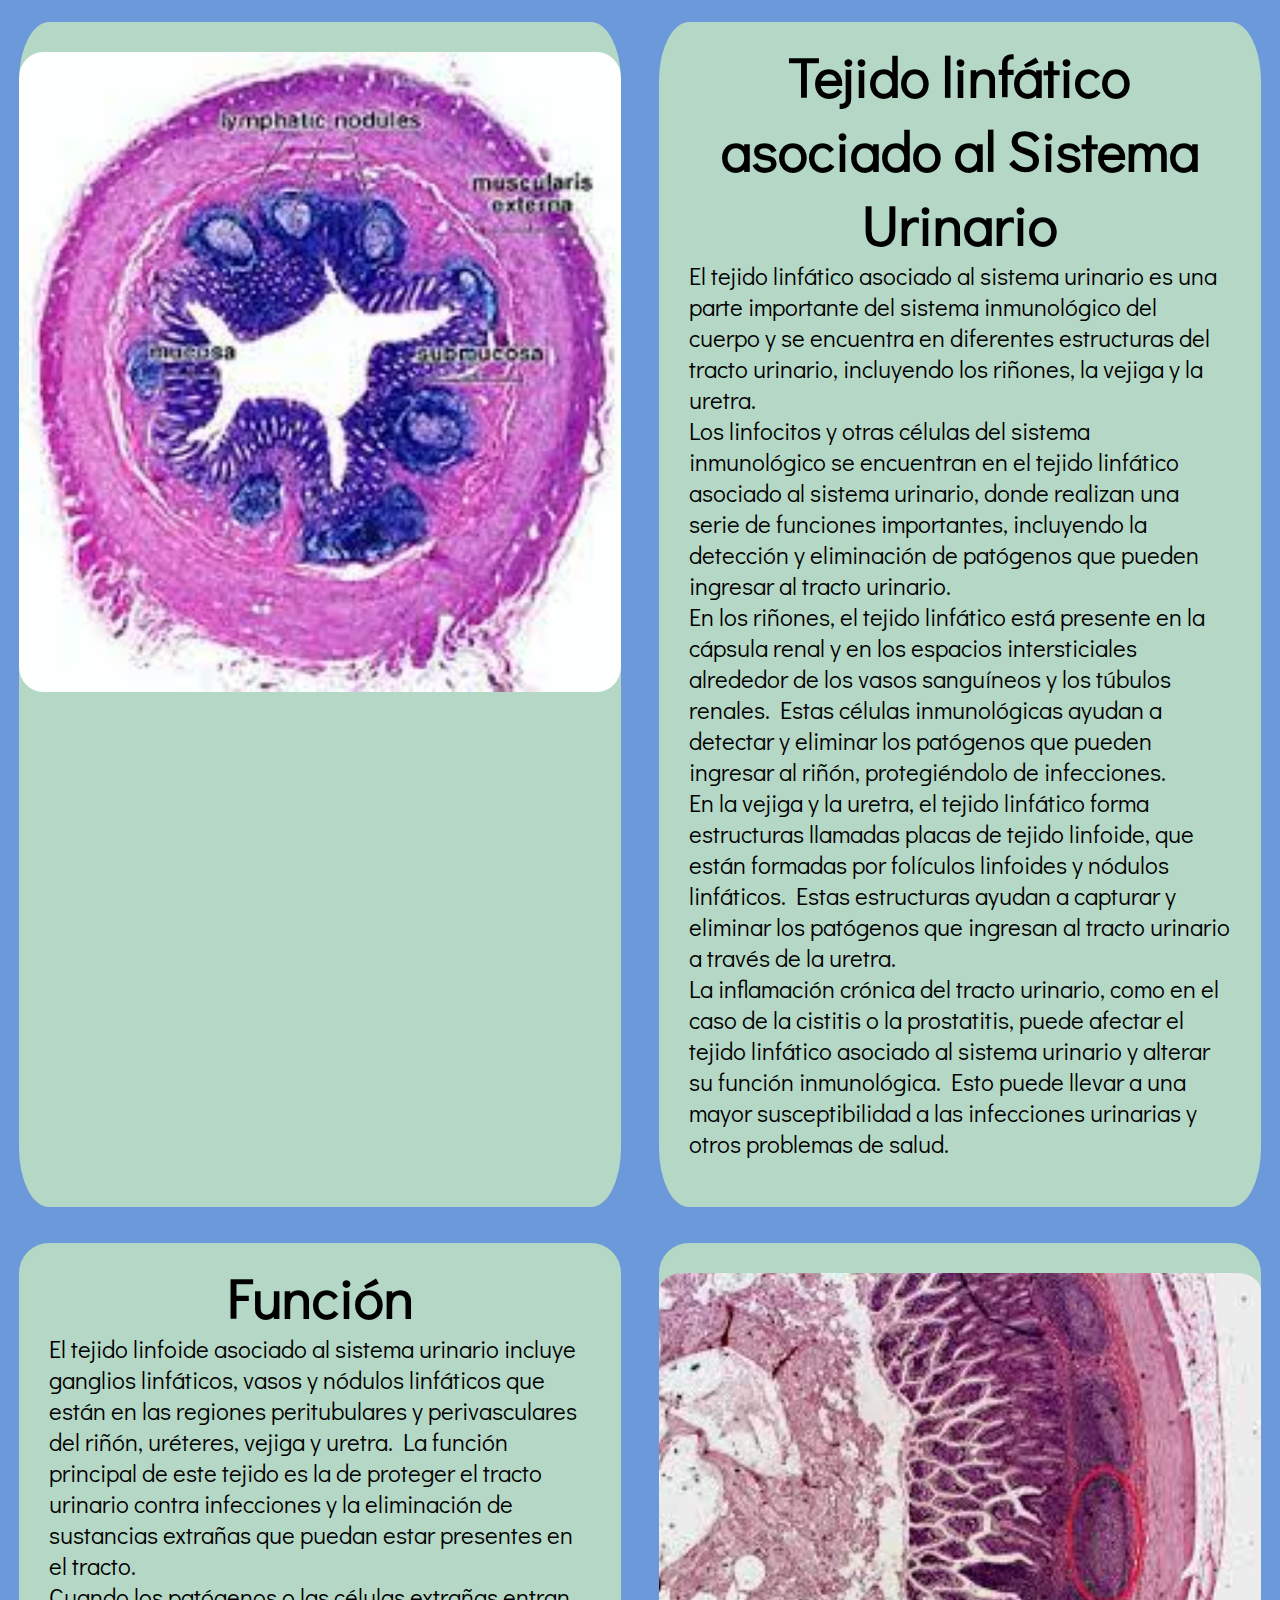
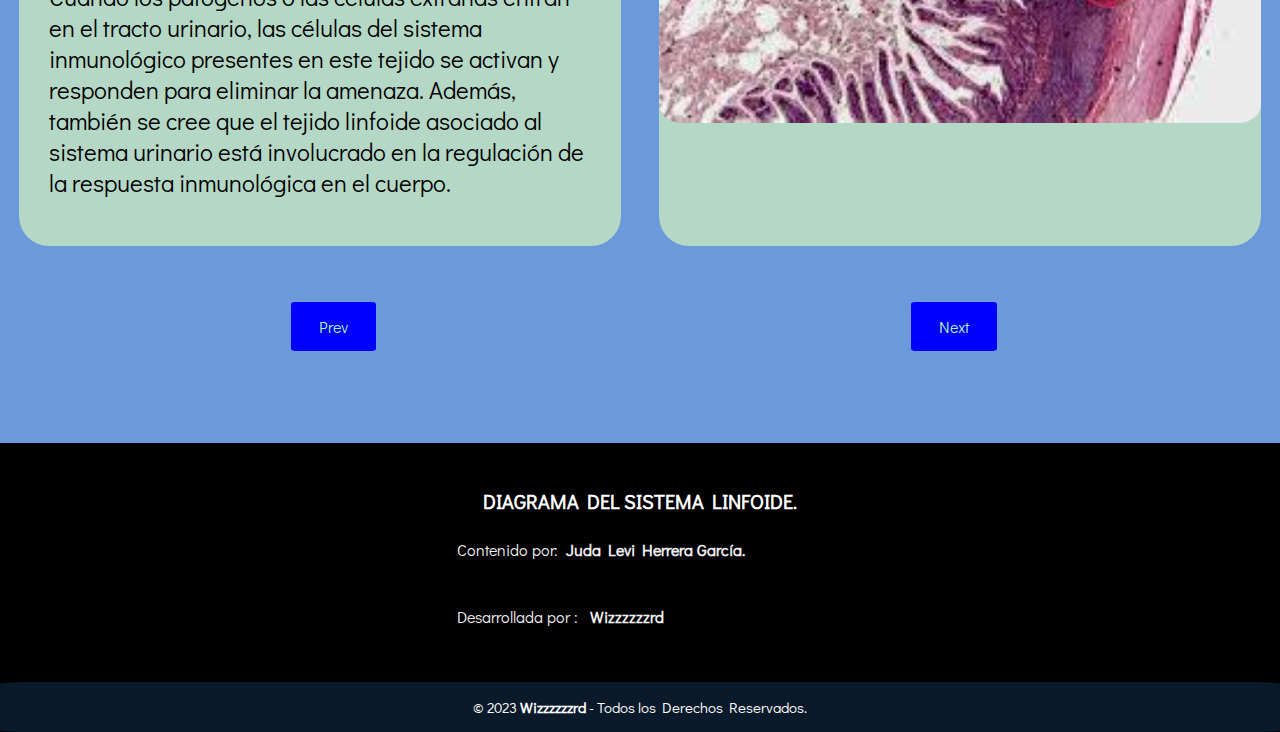
<file: juda-sistema-linfoide/tejidoAsociadoMucosa.html>
<!DOCTYPE html>
<html lang="en">
<head>
    <meta charset="UTF-8">
    <meta http-equiv="X-UA-Compatible" content="IE=edge">
    <meta name="viewport" content="width=device-width, initial-scale=1.0">
    <!-- LINK CSS INDEX -->
    <link rel="stylesheet" href="css/index.css">
    <!-- LINK API DE FUENTE GOOGLE -->
    <link rel="preconnect" href="https://fonts.googleapis.com">
    <link rel="preconnect" href="https://fonts.gstatic.com" crossorigin>
    <link href="https://fonts.googleapis.com/css2?family=Didact+Gothic&display=swap" rel="stylesheet">
    <title>Document</title>
</head>
<body>
    <!--TEJIDO ASOCIADO A LA MUCOSA-->
    <h1 class="title-principal">MALT</h1>
    <div class="contTwo">
        <div class="boxTwo" style="background-color: #54C68C;">
            <figure class="cont-img">
                <img src="imagenes/tejidoLinfatico2/11.png" alt="" style="margin-top: 30%; margin-bottom: 30%">
            </figure>
        </div>
        <div class="boxTwo" style="background-color: #54C68C;">
            <div class="cont-text">
                <h2 class="title">Tejido linfático asociado a mucosas (MALT)</h2>
                <p class="para">El tejido linfático asociado a mucosas, también conocido como tejido linfoide asociado a mucosas (MALT, por sus siglas en inglés), es un tipo de tejido linfoide que se encuentra en las membranas mucosas del cuerpo, como la boca, la nariz, el tracto gastrointestinal y las vías respiratorias.</p>
                <p class="para">El MALT es parte del sistema inmunológico del cuerpo y ayuda a proteger al cuerpo contra patógenos que ingresan al cuerpo a través de las membranas mucosas. El MALT contiene células inmunológicas, como linfocitos, células dendríticas y células plasmáticas, que producen anticuerpos específicos para patógenos específicos. Además, el MALT también contiene células que ayudan a capturar y destruir patógenos, como los macrófagos.</p>
                <p class="para">El MALT tiene una estructura similar a la de los ganglios linfáticos, con áreas de tejido linfoide organizado, conocidas como folículos, separados por áreas de tejido linfoide no organizado. Los folículos contienen células B y células T y están rodeados por células dendríticas y células foliculares dendríticas, que ayudan a presentar antígenos a las células inmunológicas.</p>
                <p class="para">Además de proteger al cuerpo contra patógenos, el MALT también tiene otras funciones importantes. Por ejemplo, en el tracto gastrointestinal, el MALT ayuda a mantener el equilibrio de las bacterias beneficiosas en el intestino y a prevenir infecciones bacterianas. También puede desempeñar un papel en la regulación de la respuesta inmunitaria del cuerpo a los alérgenos.</p>
            </div>
            <br>
        </div>
    </div>
    <div class="contTwo">
        <div class="boxTwo" style="background-color: #54C68C;">
            <div class="cont-text">
                <h2 class="title">Función</h2>
                <p class="para">El tejido linfático asociado a mucosas (MALT, por sus siglas en inglés) es un componente importante del sistema inmunológico que se encuentra en la superficie de las mucosas del cuerpo, incluyendo los sistemas respiratorio, digestivo y urogenital. La función principal del MALT es defender el cuerpo contra patógenos que ingresan a través de estas superficies mucosas.</p>
                <p class="para">El MALT produce y secreta una variedad de moléculas de defensa, como inmunoglobulinas (anticuerpos), factores de crecimiento, citoquinas y enzimas que ayudan a eliminar patógenos, tanto en la superficie mucosa como en otras partes del cuerpo. Además, el MALT contiene células inmunológicas especializadas, como linfocitos B y T, células plasmáticas y células dendríticas, que son capaces de reconocer y responder a patógenos específicos.</p>
            </div>
            <br>
        </div>
        <div class="boxTwo" style="background-color: #54C68C;">
            <figure class="cont-img">
                <img src="imagenes/tejidoLinfatico2/22.png" alt="" style="margin-top: 5%; margin-bottom: 5%">
            </figure>
        </div>
    </div>
    <!--Tejido linfático asociado al Aparato Gastrointestinal GALT-->
    <div class="contTwo">
        <div class="boxTwo" style="background-color: #72D5A3;">
            <figure class="cont-img">
                <img src="imagenes/tejidoLinfatico2/11.png" alt="" style="margin-top: 30%; margin-bottom: 30%">
            </figure>
        </div>
        <div class="boxTwo" style="background-color: #72D5A3;">
            <div class="cont-text">
                <h2 class="title">Tejido linfático asociado al Aparato Gastrointestinal (GALT)</h2>
                <p class="para">El tejido linfático asociado al aparato gastrointestinal (GALT, por sus siglas en inglés) es un tipo de tejido linfoide que se encuentra en el revestimiento del aparato gastrointestinal, incluyendo el esófago, el estómago, el intestino delgado y el colon.</p>
                <p class="para">El GALT desempeña un papel importante en la protección del cuerpo contra patógenos que ingresan al cuerpo a través del tracto gastrointestinal. Contiene células inmunológicas, como linfocitos, células plasmáticas y células dendríticas, que producen anticuerpos y ayudan a combatir las infecciones. El GALT también tiene células especializadas que ayudan a capturar y destruir patógenos, como los macrófagos.</p>
                <p class="para">El GALT tiene una estructura similar a la del tejido linfático asociado a mucosas (MALT), con áreas de tejido linfoide organizado, conocidas como folículos, separados por áreas de tejido linfoide no organizado. Los folículos contienen células B y células T y están rodeados por células dendríticas y células foliculares dendríticas, que ayudan a presentar antígenos a las células inmunológicas.</p>
                <p class="para">Además de proteger al cuerpo contra patógenos, el GALT también tiene otras funciones importantes. Por ejemplo, ayuda a regular la respuesta inmunitaria del cuerpo a los alimentos y a las bacterias beneficiosas que se encuentran en el tracto gastrointestinal. También puede desempeñar un papel en la prevención de enfermedades autoinmunitarias y la promoción de la tolerancia inmunológica.</p>
            </div>
            <br>
        </div>
    </div>
    <div class="contTwo">
        <div class="boxTwo" style="background-color: #72D5A3;">
            <div class="cont-text">
                <h2 class="title">Función</h2>
                <p class="para">El tejido linfático asociado al aparato gastrointestinal tiene como función principal la defensa frente a microorganismos y otros agentes extraños que se encuentran en los alimentos y en la luz intestinal.</p>
                <p class="para">Los linfocitos presentes en el tejido linfoide asociado al intestino (GALT, por sus siglas en inglés) se encargan de reconocer y atacar a los patógenos que entran en contacto con el epitelio intestinal. Además, también producen anticuerpos y sustancias con actividad antimicrobiana para ayudar a neutralizar a los microorganismos y proteger la mucosa intestinal.</p>
                <p class="para">El GALT también desempeña un papel importante en la tolerancia inmunológica, es decir, en la capacidad del sistema inmunológico para reconocer y no atacar a los componentes del propio cuerpo. En este sentido, los linfocitos del GALT ayudan a evitar respuestas inmunitarias inapropiadas frente a los antígenos alimentarios y al microbiota intestinal, que son necesarios para el correcto funcionamiento del sistema digestivo.</p>
            </div>
            <br>
        </div>
        <div class="boxTwo" style="background-color: #72D5A3;">
            <figure class="cont-img">
                <img src="imagenes/tejidoLinfatico2/22.png" alt="" style="margin-top: 10%; margin-bottom: 10%">
            </figure>
        </div>
    </div>
    <!--PLACAS DE PEYER-->
    <div class="contTwo">
        <div class="boxTwo" style="background-color: #8DE7B9;">
            <figure class="cont-img">
                <img src="imagenes/placasPeyer3/11.png" alt="" style="margin-top: 10%; margin-bottom: 10%">
            </figure>
        </div>
        <div class="boxTwo" style="background-color: #8DE7B9;">
            <div class="cont-text">
                <h2 class="title">Placas de Peyer</h2>
                <p class="para">Las placas de Peyer son estructuras del sistema linfático que se encuentran en el intestino delgado. Son parte del tejido linfático asociado al intestino (GALT, por sus siglas en inglés) y forman parte del sistema inmunológico del cuerpo.</p>
                <p class="para">La función principal de las placas de Peyer es proteger al cuerpo contra las infecciones bacterianas que se encuentran en los alimentos y otros materiales que pasan a través del intestino delgado. Las placas de Peyer contienen células especializadas que pueden reconocer y capturar a los patógenos, así como células inmunológicas que producen anticuerpos y otras moléculas de defensa inmunológica.</p>
                <p class="para">Además de su papel en la defensa contra los patógenos, las placas de Peyer también pueden ayudar a regular la respuesta inmunológica del cuerpo al alimento y a las bacterias beneficiosas que se encuentran en el intestino delgado. También pueden estar involucradas en la prevención de enfermedades autoinmunitarias y en la promoción de la tolerancia inmunológica.</p>
            </div>
            <br>
        </div>
    </div>
    <div class="contTwo">
        <div class="boxTwo" style="background-color: #8DE7B9;">
            <div class="cont-text">
                <h2 class="title">Función</h2>
                <p class="para">Las Placas de Peyer son estructuras de tejido linfoide asociado al aparato gastrointestinal, que se encuentran principalmente en el íleon, la última parte del intestino delgado, y tienen una función importante en la defensa inmunológica del cuerpo.</p>
                <p class="para">La principal función de las Placas de Peyer es la captación y procesamiento de antígenos, es decir, sustancias extrañas que pueden ser reconocidas como dañinas por el sistema inmunológico. Una vez que los antígenos son captados, son presentados a los linfocitos presentes en el tejido linfoide, que pueden activarse y desencadenar una respuesta inmunitaria.</p>
                <p class="para">Además de su papel en la defensa inmunológica, las Placas de Peyer también tienen una función importante en la regulación del microbiota intestinal. El microbiota intestinal es la comunidad de microorganismos que habitan en el intestino, y su equilibrio es esencial para mantener una buena salud intestinal y general. Las Placas de Peyer participan en la regulación del microbiota intestinal, tanto a través de la secreción de sustancias que favorecen el crecimiento de bacterias beneficiosas como de la producción de anticuerpos que actúan contra bacterias potencialmente dañinas.</p>
            </div>
            <br>
        </div>
        <div class="boxTwo" style="background-color: #8DE7B9;">
            <figure class="cont-img">
                <img src="imagenes/placasPeyer3/33.png" alt="" style="margin-top: 20%; margin-bottom: 20%">
            </figure>
        </div>
    </div>
    <!--APENDICE CECAL-->
    <div class="contTwo">
        <div class="boxTwo" style="background-color: #A6F0CA;">
            <figure class="cont-img">
                <img src="imagenes/apendiceCecal2/11.png" alt="" style="margin-top: 20%; margin-bottom: 20%">
            </figure>
        </div>
        <div class="boxTwo" style="background-color: #A6F0CA;">
            <div class="cont-text">
                <h2 class="title">Apéndice Cecal</h2>
                <p class="para">El apéndice cecal es una pequeña estructura tubular que se encuentra en la unión del intestino grueso y el delgado, conocida como ciego. Forma parte del sistema linfático y está compuesto por tejido linfoide, lo que significa que está involucrado en la defensa inmunológica del cuerpo.</p>
                <p class="para">El apéndice cecal tiene una estructura similar a la de los ganglios linfáticos y las placas de Peyer, y contiene linfocitos, células dendríticas y otras células inmunológicas que ayudan a proteger al cuerpo contra los patógenos. Aunque no se sabe exactamente cuál es su función específica, se cree que el apéndice cecal actúa como una especie de reservorio de bacterias intestinales beneficiosas, lo que puede ser útil en casos de diarrea o enfermedades que causan la muerte de las bacterias intestinales.</p>
                <p class="para">Además, el apéndice cecal puede desempeñar un papel en el desarrollo del sistema inmunológico en la infancia, y se ha propuesto que su eliminación en la edad adulta puede estar relacionada con un mayor riesgo de enfermedades autoinmunitarias.</p>
                <p class="para">En algunos casos, el apéndice cecal puede inflamarse y producir una afección conocida como apendicitis. Esto puede requerir su extirpación quirúrgica en una cirugía conocida como apendicectomía.</p>
            </div>
            <br>
        </div>
    </div>
    <div class="contTwo">
        <div class="boxTwo" style="background-color: #A6F0CA;">
            <div class="cont-text">
                <h2 class="title">Función</h2>
                <p class="para">El apéndice cecal, al igual que otras estructuras del tejido linfático asociado al intestino, actúa como un órgano del sistema inmunológico. El apéndice contiene una gran cantidad de tejido linfático, incluyendo folículos linfáticos y células plasmáticas que producen anticuerpos. Además, también contiene células inmunitarias como linfocitos, células plasmáticas, células dendríticas y células M que desempeñan un papel importante en la defensa contra patógenos intestinales y en la regulación de la respuesta inmune en el intestino.</p>
                <p class="para">El apéndice cecal también puede actuar como un reservorio para bacterias intestinales beneficiosas, lo que ayuda a mantener la diversidad del microbiota intestinal y la homeostasis inmunológica en el intestino. Sin embargo, la función exacta del apéndice sigue siendo objeto de investigación y debate en la comunidad científica.</p>
            </div>
            <br>
        </div>
        <div class="boxTwo" style="background-color: #A6F0CA;">
            <figure class="cont-img">
                <img src="imagenes/apendiceCecal2/22.png" alt="" style="margin-top: 5%; margin-bottom: 5%">
            </figure>
        </div>
    </div>
    <!--Tejido linfático asociado a los Bronquios (BALT)-->
    <div class="contTwo">
        <div class="boxTwo" style="background-color: #acd8c1;">
            <figure class="cont-img">
                <img src="imagenes/tejidoLinfaticoBronquios2/11.png" alt="" style="margin-top: 10%; margin-bottom: 10%">
            </figure>
        </div>
        <div class="boxTwo" style="background-color: #acd8c1;">
            <div class="cont-text">
                <h2 class="title">Tejido linfático asociado a los Bronquios (BALT)</h2>
                <p class="para">El tejido linfático asociado a los bronquios forma parte del sistema inmunológico y se encuentra en las vías respiratorias. Este tejido es importante en la defensa del cuerpo contra los patógenos y sustancias extrañas que pueden ingresar a los pulmones a través de la respiración.</p>
                <p class="para">El tejido linfático asociado a los bronquios está compuesto por células inmunológicas, como linfocitos y células dendríticas, y por estructuras como los folículos linfoides y los nódulos linfáticos. Estas estructuras actúan como filtros para capturar y eliminar los patógenos y otros materiales extraños que pueden ingresar a los pulmones.</p>
                <p class="para">Además, el tejido linfático asociado a los bronquios es importante en la generación de respuestas inmunológicas específicas contra los patógenos. Los linfocitos que se encuentran en este tejido pueden reconocer los antígenos de los patógenos y activar una respuesta inmunológica específica, lo que puede incluir la producción de anticuerpos y la activación de células asesinas naturales para eliminar los patógenos.</p>
                <p class="para">La inflamación crónica de los bronquios, como en el caso de la enfermedad pulmonar obstructiva crónica (EPOC) o el asma, puede afectar el tejido linfático asociado a los bronquios y alterar su función inmunológica. Esto puede llevar a una mayor susceptibilidad a las infecciones respiratorias y otros problemas de salud.</p>
            </div>
            <br>
        </div>
    </div>
    <div class="contTwo">
        <div class="boxTwo" style="background-color: #acd8c1;">
            <div class="cont-text">
                <h2 class="title">Función</h2>
                <p class="para">El tejido linfático asociado a los bronquios (BALT, por sus siglas en inglés) es un tipo de tejido linfoide que se encuentra en las paredes de los bronquios y los bronquiolos. Su función principal es la defensa contra los patógenos que ingresan a través del sistema respiratorio. </p>
                <p class="para">El BALT contiene células inmunitarias, como linfocitos B y T, células plasmáticas y células dendríticas, que reconocen y eliminan los patógenos que ingresan al sistema respiratorio. Además, el BALT también puede producir anticuerpos específicos contra patógenos respiratorios y actuar como un sitio de memoria inmunológica para proteger contra infecciones posteriores.</p>
            </div>
            <br>
        </div>
        <div class="boxTwo" style="background-color: #acd8c1;">
            <figure class="cont-img">
                <img src="imagenes/tejidoLinfaticoBronquios2/22.png" alt="" style="margin-top: 5%; margin-bottom: 5%">
            </figure>
        </div>
    </div>
    <!--Tejido linfático asociado al Sistema Urinario-->
    <div class="contTwo">
        <div class="boxTwo" style="background-color: #b5d8c6;">
            <figure class="cont-img">
                <img src="imagenes/tejidoLinfaticoUrinario2/11.png" alt="" style="margin-top: 5%; margin-bottom: 5%">
            </figure>
        </div>
        <div class="boxTwo" style="background-color: #b5d8c6;">
            <div class="cont-text">
                <h2 class="title">Tejido linfático asociado al Sistema Urinario</h2>
                <p class="para">El tejido linfático asociado al sistema urinario es una parte importante del sistema inmunológico del cuerpo y se encuentra en diferentes estructuras del tracto urinario, incluyendo los riñones, la vejiga y la uretra.</p>
                <p class="para">Los linfocitos y otras células del sistema inmunológico se encuentran en el tejido linfático asociado al sistema urinario, donde realizan una serie de funciones importantes, incluyendo la detección y eliminación de patógenos que pueden ingresar al tracto urinario.</p>
                <p class="para">En los riñones, el tejido linfático está presente en la cápsula renal y en los espacios intersticiales alrededor de los vasos sanguíneos y los túbulos renales. Estas células inmunológicas ayudan a detectar y eliminar los patógenos que pueden ingresar al riñón, protegiéndolo de infecciones.</p>
                <p class="para">En la vejiga y la uretra, el tejido linfático forma estructuras llamadas placas de tejido linfoide, que están formadas por folículos linfoides y nódulos linfáticos. Estas estructuras ayudan a capturar y eliminar los patógenos que ingresan al tracto urinario a través de la uretra.</p>
                <p class="para">La inflamación crónica del tracto urinario, como en el caso de la cistitis o la prostatitis, puede afectar el tejido linfático asociado al sistema urinario y alterar su función inmunológica. Esto puede llevar a una mayor susceptibilidad a las infecciones urinarias y otros problemas de salud.</p>
            </div>
            <br>
        </div>
    </div>
    <div class="contTwo">
        <div class="boxTwo" style="background-color: #b5d8c6;">
            <div class="cont-text">
                <h2 class="title">Función</h2>
                <p class="para">El tejido linfoide asociado al sistema urinario incluye ganglios linfáticos, vasos y nódulos linfáticos que están en las regiones peritubulares y perivasculares del riñón, uréteres, vejiga y uretra. La función principal de este tejido es la de proteger el tracto urinario contra infecciones y la eliminación de sustancias extrañas que puedan estar presentes en el tracto. </p>
                <p class="para">Cuando los patógenos o las células extrañas entran en el tracto urinario, las células del sistema inmunológico presentes en este tejido se activan y responden para eliminar la amenaza. Además, también se cree que el tejido linfoide asociado al sistema urinario está involucrado en la regulación de la respuesta inmunológica en el cuerpo.</p>
            </div>
            <br>
        </div>
        <div class="boxTwo" style="background-color: #b5d8c6;">
            <figure class="cont-img">
                <img src="imagenes/tejidoLinfaticoUrinario2/22.png" alt="" style="margin-top: 5%; margin-bottom: 5%">
            </figure>
        </div>
    </div>
     <!--BOTONES-->
     <div class="contOne" style="background-color: #6C99D9;">
        <div class="boxOne">
            <div class="contTwo">
                <div class="boxTwo" style="background-color: #6C99D9;">
                    <div class="button" style="background-color: #6C99D9;">
                        <li><a href="index.html">Prev</a>
                    </div>
                </div>
                <div class="boxTwo" style="background-color: #6C99D9;">
                    <div class="button" style="background-color: #6C99D9;">
                        <li><a href="tejidoAsociadoPiel.html">Next</a>
                    </div>
                </div>
            </div>
        </div>
    </div>
</body>
    <!-- FOOTER -->
    <br><br><br>
    <footer class="pie-pagina" id="pie" style="background-color: rgb(0, 0, 0);">
       <div class="grupo-1">
           <div class="box-footer">
            
           </div>
           <div class="box-footer">
               <h2 style="font-family: 'Didact Gothic', sans-serif;">DIAGRAMA DEL SISTEMA LINFOIDE.</h2>
               <p style="font-family: 'Didact Gothic', sans-serif;" >Contenido por:&nbsp;&nbsp;<b>Juda Levi Herrera García.</b></p>
               <br>
               <a href="https://www.instagram.com/wizzzzzzrd/?igshid=ZDdkNTZiNTM%3D">
                 <p style="font-family: 'Didact Gothic', sans-serif;">Desarrollada por :&nbsp;&nbsp;<b><i class="fa-solid fa-microchip"></i>&nbsp;Wizzzzzzrd</b></p>
               </a>
           </div>
       </div>
       <div class="grupo-2">
           <small>&copy; 2023 <b>Wizzzzzzrd</b> - Todos los Derechos Reservados.</small>
       </div>
   </footer>
   
   <!-- ESTILOS AGREGADOS -->
   <style>
       a{
           text-decoration:none;            
       }
   </style>
   <div id="pie"></div>
</html>
</file>
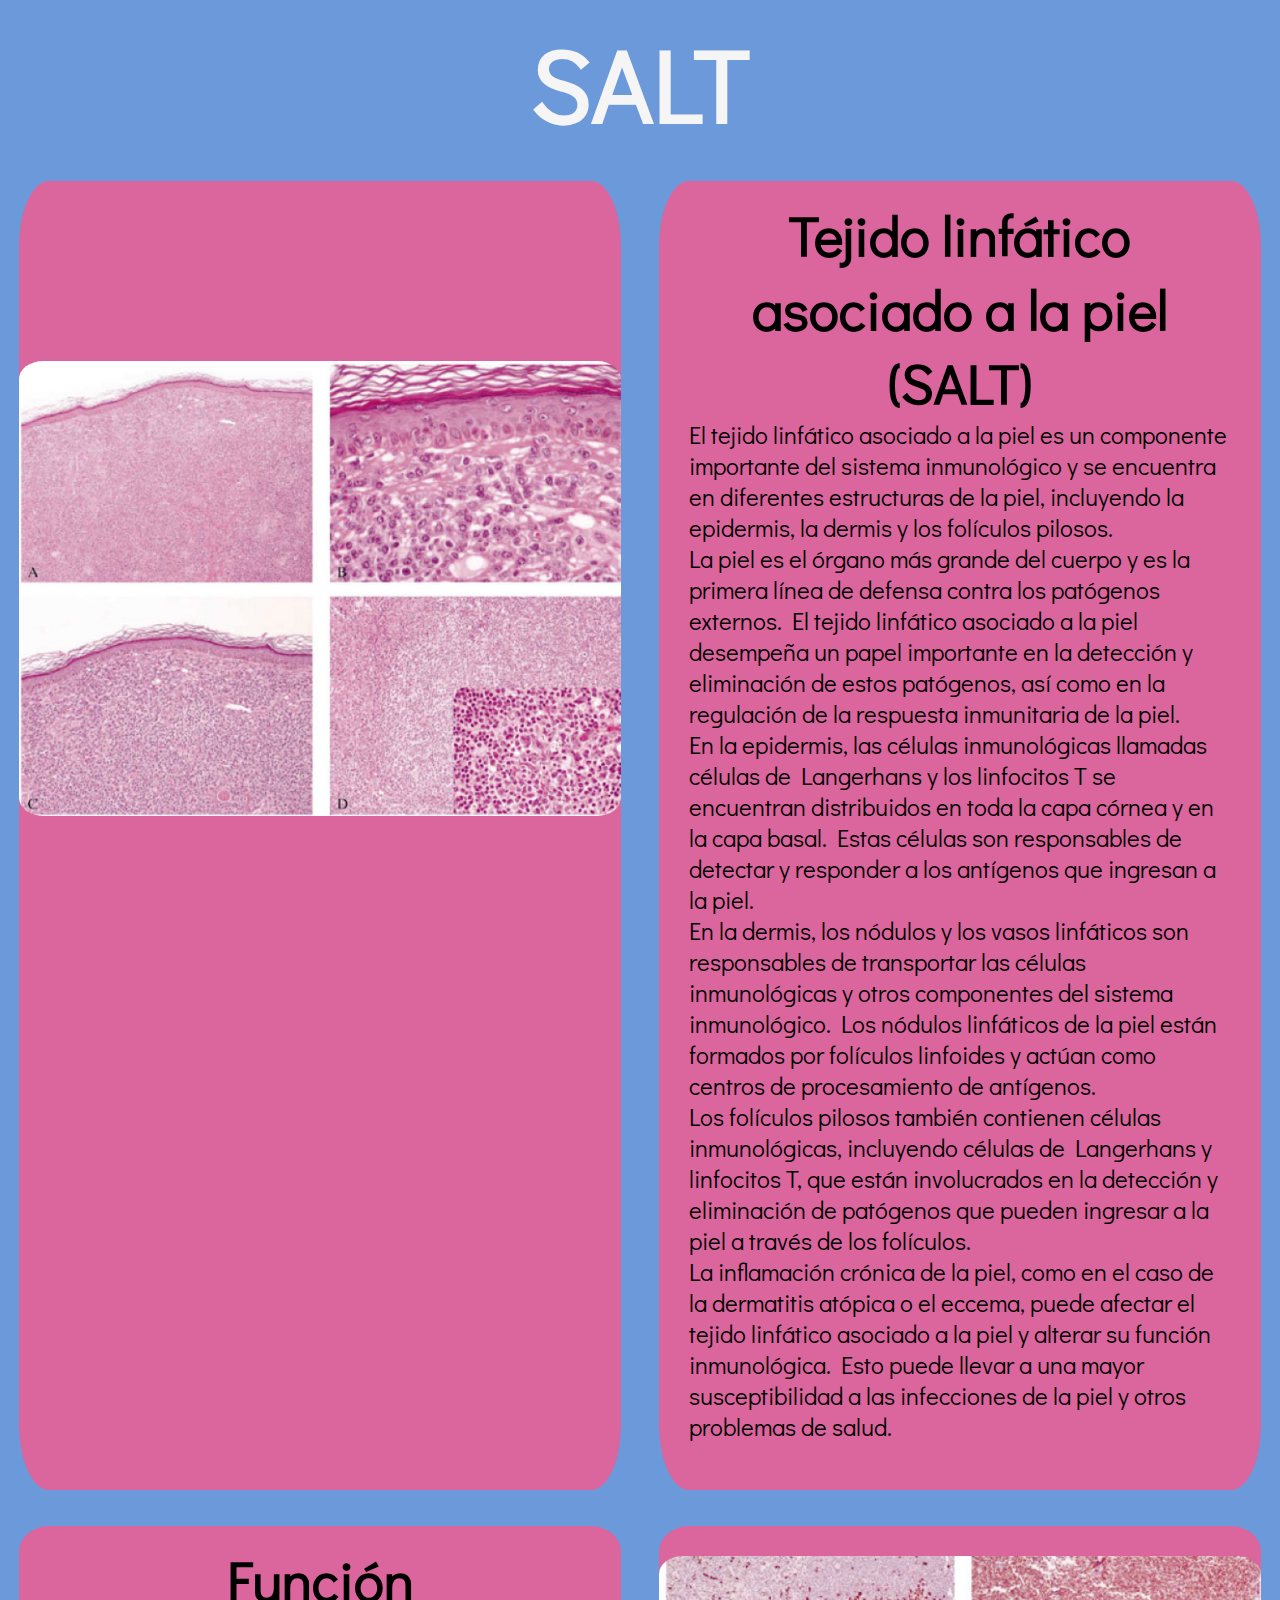
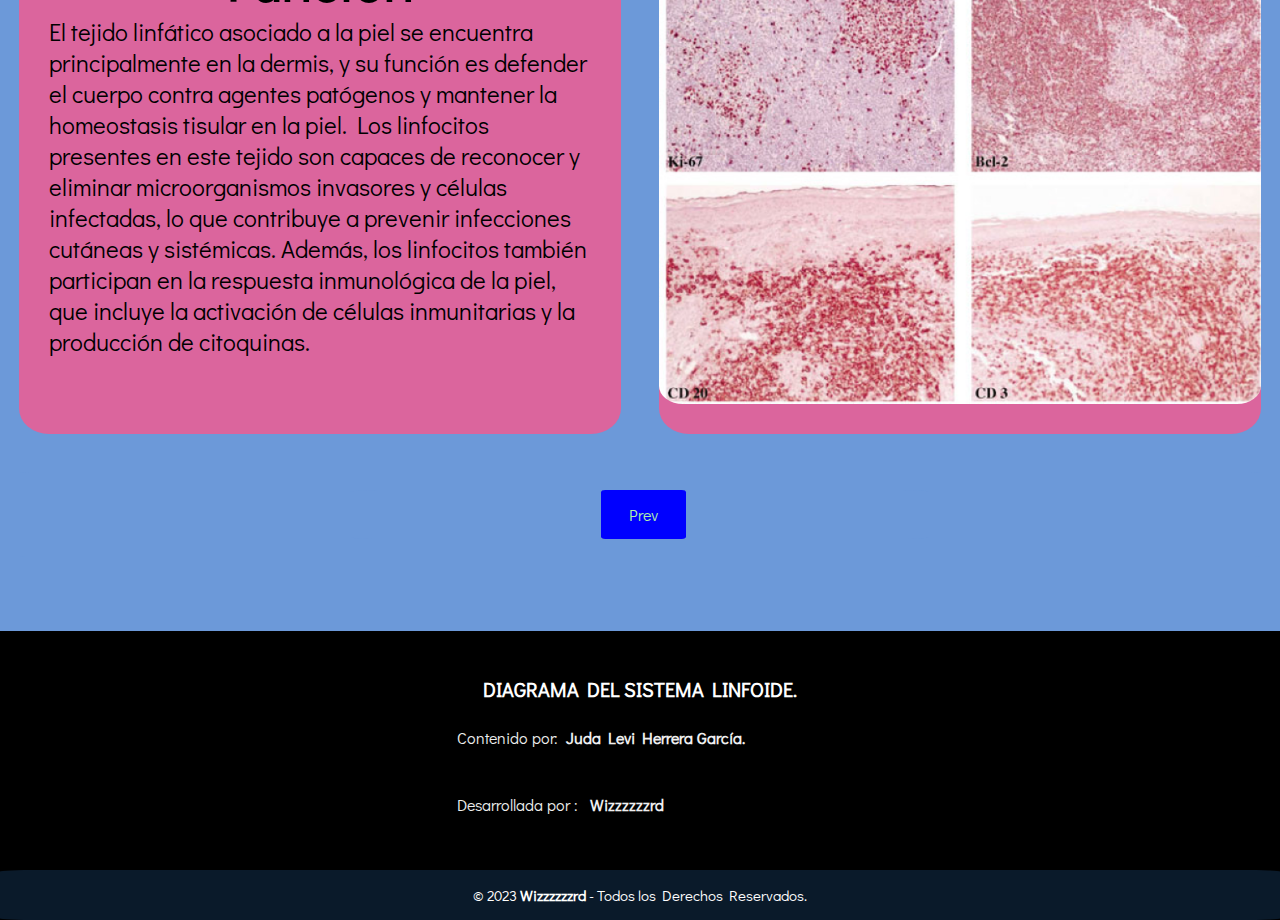
<file: juda-sistema-linfoide/tejidoAsociadoPiel.html>
<!DOCTYPE html>
<html lang="en">
<head>
    <meta charset="UTF-8">
    <meta http-equiv="X-UA-Compatible" content="IE=edge">
    <meta name="viewport" content="width=device-width, initial-scale=1.0">
    <!-- LINK CSS INDEX -->
    <link rel="stylesheet" href="css/index.css">
    <!-- LINK API DE FUENTE GOOGLE -->
    <link rel="preconnect" href="https://fonts.googleapis.com">
    <link rel="preconnect" href="https://fonts.gstatic.com" crossorigin>
    <link href="https://fonts.googleapis.com/css2?family=Didact+Gothic&display=swap" rel="stylesheet">
    <title>Document</title>
</head>
<body>
    <!--Tejido linfático asociado a la piel (SALT)-->
    <h1 class="title-principal">SALT</h1>
    <div class="contTwo">
        <div class="boxTwo" style="background-color: #DB659D;">
            <figure class="cont-img">
                <img src="imagenes/tejidoLinfaticoPiel2/11.png" alt="" style="margin-top: 30%; margin-bottom: 30%">
            </figure>
        </div>
        <div class="boxTwo" style="background-color: #DB659D;">
            <div class="cont-text">
                <h2 class="title">Tejido linfático asociado a la piel (SALT)</h2>
                <p class="para">El tejido linfático asociado a la piel es un componente importante del sistema inmunológico y se encuentra en diferentes estructuras de la piel, incluyendo la epidermis, la dermis y los folículos pilosos.</p>
                <p class="para">La piel es el órgano más grande del cuerpo y es la primera línea de defensa contra los patógenos externos. El tejido linfático asociado a la piel desempeña un papel importante en la detección y eliminación de estos patógenos, así como en la regulación de la respuesta inmunitaria de la piel.</p>
                <p class="para">En la epidermis, las células inmunológicas llamadas células de Langerhans y los linfocitos T se encuentran distribuidos en toda la capa córnea y en la capa basal. Estas células son responsables de detectar y responder a los antígenos que ingresan a la piel.</p>
                <p class="para">En la dermis, los nódulos y los vasos linfáticos son responsables de transportar las células inmunológicas y otros componentes del sistema inmunológico. Los nódulos linfáticos de la piel están formados por folículos linfoides y actúan como centros de procesamiento de antígenos.</p>
                <p class="para">Los folículos pilosos también contienen células inmunológicas, incluyendo células de Langerhans y linfocitos T, que están involucrados en la detección y eliminación de patógenos que pueden ingresar a la piel a través de los folículos.</p>
                <p class="para">La inflamación crónica de la piel, como en el caso de la dermatitis atópica o el eccema, puede afectar el tejido linfático asociado a la piel y alterar su función inmunológica. Esto puede llevar a una mayor susceptibilidad a las infecciones de la piel y otros problemas de salud.</p>
            </div>
            <br>    
        </div>
    </div>
    <div class="contTwo">
        <div class="boxTwo" style="background-color: #DB659D;">
            <div class="cont-text">
                <h2 class="title">Función</h2>
                <p class="para">El tejido linfático asociado a la piel se encuentra principalmente en la dermis, y su función es defender el cuerpo contra agentes patógenos y mantener la homeostasis tisular en la piel. Los linfocitos presentes en este tejido son capaces de reconocer y eliminar microorganismos invasores y células infectadas, lo que contribuye a prevenir infecciones cutáneas y sistémicas. Además, los linfocitos también participan en la respuesta inmunológica de la piel, que incluye la activación de células inmunitarias y la producción de citoquinas.</p>
            </div>
            <br>
        </div>
        <div class="boxTwo" style="background-color: #DB659D;">
            <figure class="cont-img">
                <img src="imagenes/tejidoLinfaticoPiel2/22.png" alt="" style="margin-top: 5%; margin-bottom: 5%">
            </figure>
        </div>
    </div>
     <!--BOTONES-->
     <div class="contOne" style="background-color: #6C99D9;">
        <div class="boxOne">
            <div class="contTwo">
                <div class="boxTwo" style="background-color: #6C99D9;">
                    <div class="button" style="background-color: #6C99D9;">
                        <li><a href="index.html">Prev</a>
                    </div>
                </div>
                
            </div>
        </div>
    </div>
    
</body>
    <!-- FOOTER -->
    <br><br><br>
    <footer class="pie-pagina" id="pie" style="background-color: rgb(0, 0, 0);">
       <div class="grupo-1">
           <div class="box-footer">
            
           </div>
           <div class="box-footer">
               <h2 style="font-family: 'Didact Gothic', sans-serif;">DIAGRAMA DEL SISTEMA LINFOIDE.</h2>
               <p style="font-family: 'Didact Gothic', sans-serif;" >Contenido por:&nbsp;&nbsp;<b>Juda Levi Herrera García.</b></p>
               <br>
               <a href="https://www.instagram.com/wizzzzzzrd/?igshid=ZDdkNTZiNTM%3D">
                 <p style="font-family: 'Didact Gothic', sans-serif;">Desarrollada por :&nbsp;&nbsp;<b><i class="fa-solid fa-microchip"></i>&nbsp;Wizzzzzzrd</b></p>
               </a>
           </div>
       </div>
       <div class="grupo-2">
           <small>&copy; 2023 <b>Wizzzzzzrd</b> - Todos los Derechos Reservados.</small>
       </div>
   </footer>
   
   <!-- ESTILOS AGREGADOS -->
   <style>
       a{
           text-decoration:none;            
       }
   </style>
   <div id="pie"></div>
</html>
</file>
<file: juda-sistema-linfoide/css/index.css>
*{
    padding: 0;
    margin: 0;
    text-decoration: none;
    list-style: none;
    box-sizing: border-box;   
}
img{
    border-radius: 4%;
}
a{
    margin-left: -9%;
}
body{
    background-color: #6C99D9;
    margin-left: 0%;
    margin-right: 0%;
    max-width: 100%;
}
.contFour{
    width: 100%;
    height: auto;
    background-color: rgb(3, 3, 3);

    display: flex;
    flex-direction: row;
    justify-content: space-around;
    flex-flow: wrap;
}
.boxFour{
    width: 22%;
    height: 300px;
    background-color: blueviolet;
    margin: 20px;
    box-sizing: border-box;
    overflow: hidden;
    border-radius: 2%;
}
.contThree{
    width: 100%;
    height: auto;
    background-color: #6C99D9;

    display: flex;
    flex-direction: row;
    justify-content: space-around;
    flex-flow: wrap;
}
.boxThree{
    width: 30%;
    height: auto;
    background-color: blueviolet;
    margin: 20px;
    box-sizing: border-box;
    overflow: hidden;
    border-radius: 2%;
}
.contTwo{
    width: 100%;
    height: auto;
    background-color:#6C99D9;
    display: flex;
    flex-direction: row;
    justify-content: space-around;
    flex-flow: wrap;
}
.boxTwo{
    width: 47%;
    height: auto;
    background-color: rgb(137, 62, 156);
    margin: 18px;
    box-sizing: border-box;
    overflow: hidden;
    border-radius: 5%;
}
.contOne{
    width: 100%;
    height: auto;
    background-color: rgb(3, 3, 3);
    display: flex;
    flex-direction: row;
    justify-content: space-around;
    flex-flow: wrap;
    background-color: #6C99D9;
}
.boxOne{
    width: 97%;
    height: auto;
    background-color: blueviolet;
    margin: 20px;
    box-sizing: border-box;
    overflow: hidden;
    border-radius: .8%;
    
}
.cont-img{
    display: flex;
    justify-content: center;
}
.cont-img img{
    position: relative;
    max-width: 100%;
    margin-left: 5%;
    margin-right: 5%;
}
.cont-text{
    margin-left: 5%;
    margin-right: 5%;
    max-width: 100%;
    margin-bottom: 5%;
}
.title-principal{
    margin-top: 1%;
    margin-bottom: 1%;
    font-family: 'Didact Gothic', sans-serif;
    font-size: 6.5em;
    text-align: center;
    color: whitesmoke;
}
.title{
    margin-top: 3%;
    font-family: 'Didact Gothic', sans-serif;
    font-size: 3.5em;
    text-align: center;
    max-width: 100%;
}
.para{
    font-family: 'Didact Gothic', sans-serif;
    font-size: 1.5em;
    text-align: left;
}
.cont-text a{
    color: #000000;
    border-radius: 3.5%;
    -webkit-border-radius: 3.5%;
    -moz-border-radius: 3.5%;
    -ms-border-radius: 3.5%;
    -o-border-radius: 3.5%;
    font-family: 'Didact Gothic', sans-serif;
    margin-bottom: 2%;
}
.cont-text a :hover{
    background-color: #6C99D9;
    color: whitesmoke;
    border-radius: 2%;
}
.button{
    margin-left: 48%;
}
.button li a{
    background-color: blue;
    padding: 14px 28px;
    display: inline-block;
    color: #b1efaa;
    font-family: 'Didact Gothic', sans-serif;
    border-radius: 5%;
    -webkit-border-radius: 5%;
    -moz-border-radius: 5%;
    -ms-border-radius: 5%;
    -o-border-radius: 5%;
}
.button li a:hover{
    background-color: rgb(153, 184, 210);
    color: black;
    border-width: 1px;
    border-style: solid;
    border-color: black;
}

@media screen and (max-width:1200px) {
    .boxFour{
        width: 40%;
    } 
    .boxThree{
        width: 40%;
    } 
    .boxTwo{
        width: 40%;
    } 
    .boxOne{
        width: 40%;
    } 
    .title-principal{
        font-size: 3.5em;
    }
    .title{
        font-size: 1.7em;
    }
    .para{
        font-size: 1.3em;
    }
}
@media screen and (max-width:600px) {
    .boxFour{
        width: 90%;
    } 
    .boxThree{
        width: 90%;
    } 
    .boxTwo{
        width: 90%;
    } 
    .boxOne{
        width: 90%;
    } 
    .title-principal{
        font-size: 3em;
    }
    .title{
        font-size: 1.5em;
    }
    .para{
        font-size: 1em;
    }
}


------------------------------------------------------------------------------------------------------------------------------------------

.pie-pagina{
    width: 100%;
    background: #2b5876; /* fallback for old browsers */
    background: -webkit-linear-gradient(to right, #2b5876, #4e4376); /* Chrome 10-25, Safari 5.1-6 */
    background: linear-gradient(to right, #2b5876, #4e4376); /* W3C, IE 10+/ Edge, Firefox 16+, Chrome 26+, Opera 12+, Safari 7+ */
   
}
.pie-pagina .grupo-1{
    width: 100%;
    max-width: 1200px;
    margin: auto;
    display:grid;
    grid-template-columns: repeat(3, 1fr);
    grid-gap:50px;
    padding: 45px 0px;
    border-radius: 3%;
    -webkit-border-radius: 3%;
    -moz-border-radius: 3%;
    -ms-border-radius: 3%;
    -o-border-radius: 3%;
}
.pie-pagina .grupo-1 .box-footer figure{
    width: 100%;
    height: 100%;
    display: flex;
    justify-content: center;
}
.pie-pagina .grupo-1 .box-footer figure img{
    border-radius: 5%;
    width: 150px;
    margin-top: 35%;
    -webkit-border-radius: 5%;
    -moz-border-radius: 5%;
    -ms-border-radius: 5%;
    -o-border-radius: 5%;
}
.pie-pagina .grupo-1 .box-footer h2{
    color: #fff;
    margin-bottom: 25px;
    font-size: 20px;
    text-align: center;
}
.pie-pagina .grupo-1 .box-footer p{
    color: #efefef;
    margin-bottom: 10px;
}
.pie-pagina .grupo-1 .red-social{
    margin-bottom: 2.5%;
    display: flex;
}
.pie-pagina .grupo-1 .red-social p{
   margin-top: 3%;
}
.pie-pagina .grupo-1 .red-social a{
    display: inline-block;
    text-decoration: none;
    width: 45px;
    
    height: 45px;
    line-height: 45px;
    color: #fff;
    margin-right: 10px;
    background-color: #0d2033;
    text-align: center;
    transition: all 300ms ease;
    border-radius: 10%;
    -webkit-border-radius: 10%;
    -moz-border-radius: 10%;
    -ms-border-radius: 10%;
    -o-border-radius: 10%;
}
.pie-pagina .grupo-1 .red-social a:hover{
    color: rgb(0, 0, 0);
}
.pie-pagina .grupo-2{
    background-color: #0a1a2a;
    padding: 15px 10px;
    text-align: center;
    color: #fff;
    border-radius: 3%;
    -webkit-border-radius: 3%;
    -moz-border-radius: 3%;
    -ms-border-radius: 3%;
    -o-border-radius: 3%;
}
.pie-pagina .grupo-2 small{
    font-size: 15px;
    font-family: 'Didact Gothic', sans-serif;
}
@media screen and (max-width:800px){
    .pie-pagina .grupo-1{
        width: 90%;
        grid-template-columns: repeat(1, 1fr);
        grid-gap:30px;
        padding: 35px 0px;
    }
}

'''''''''''''''''''''''''''''''''''''''''''''''''''''''''''''''
</file>
